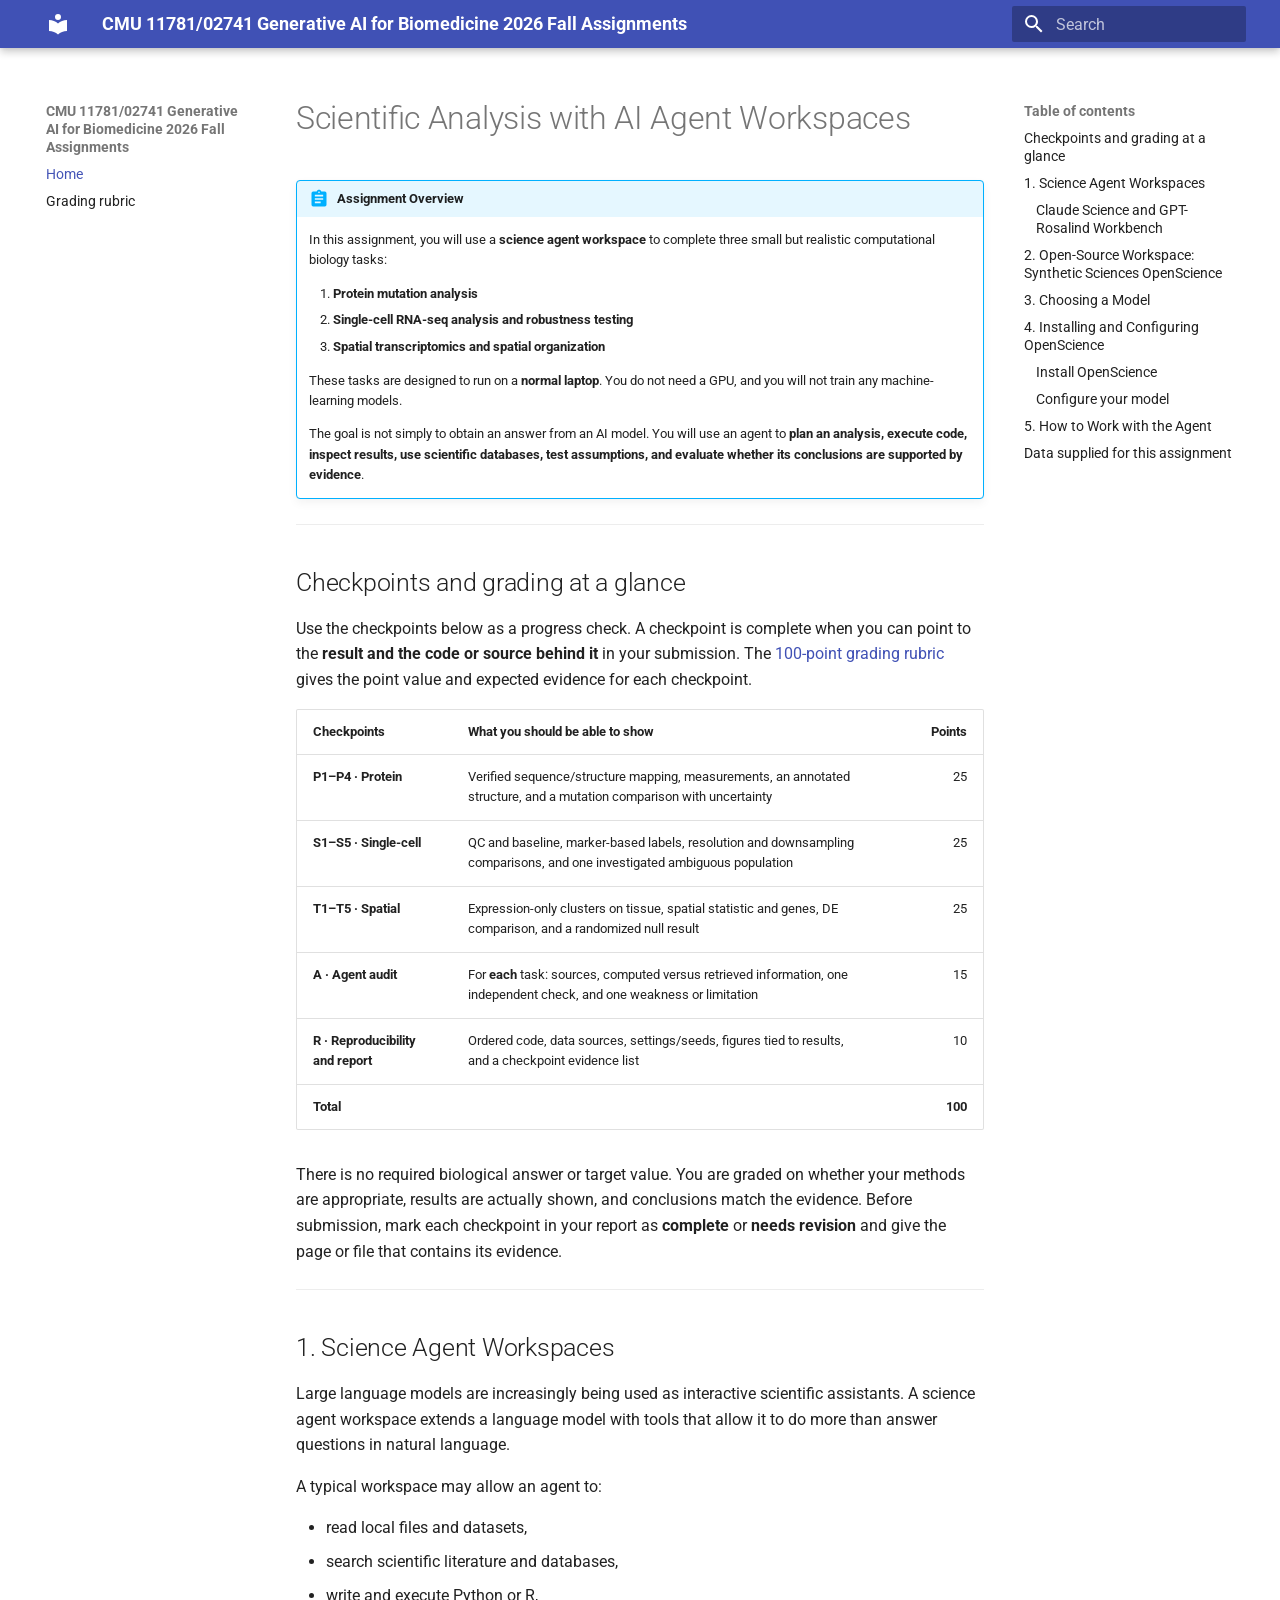
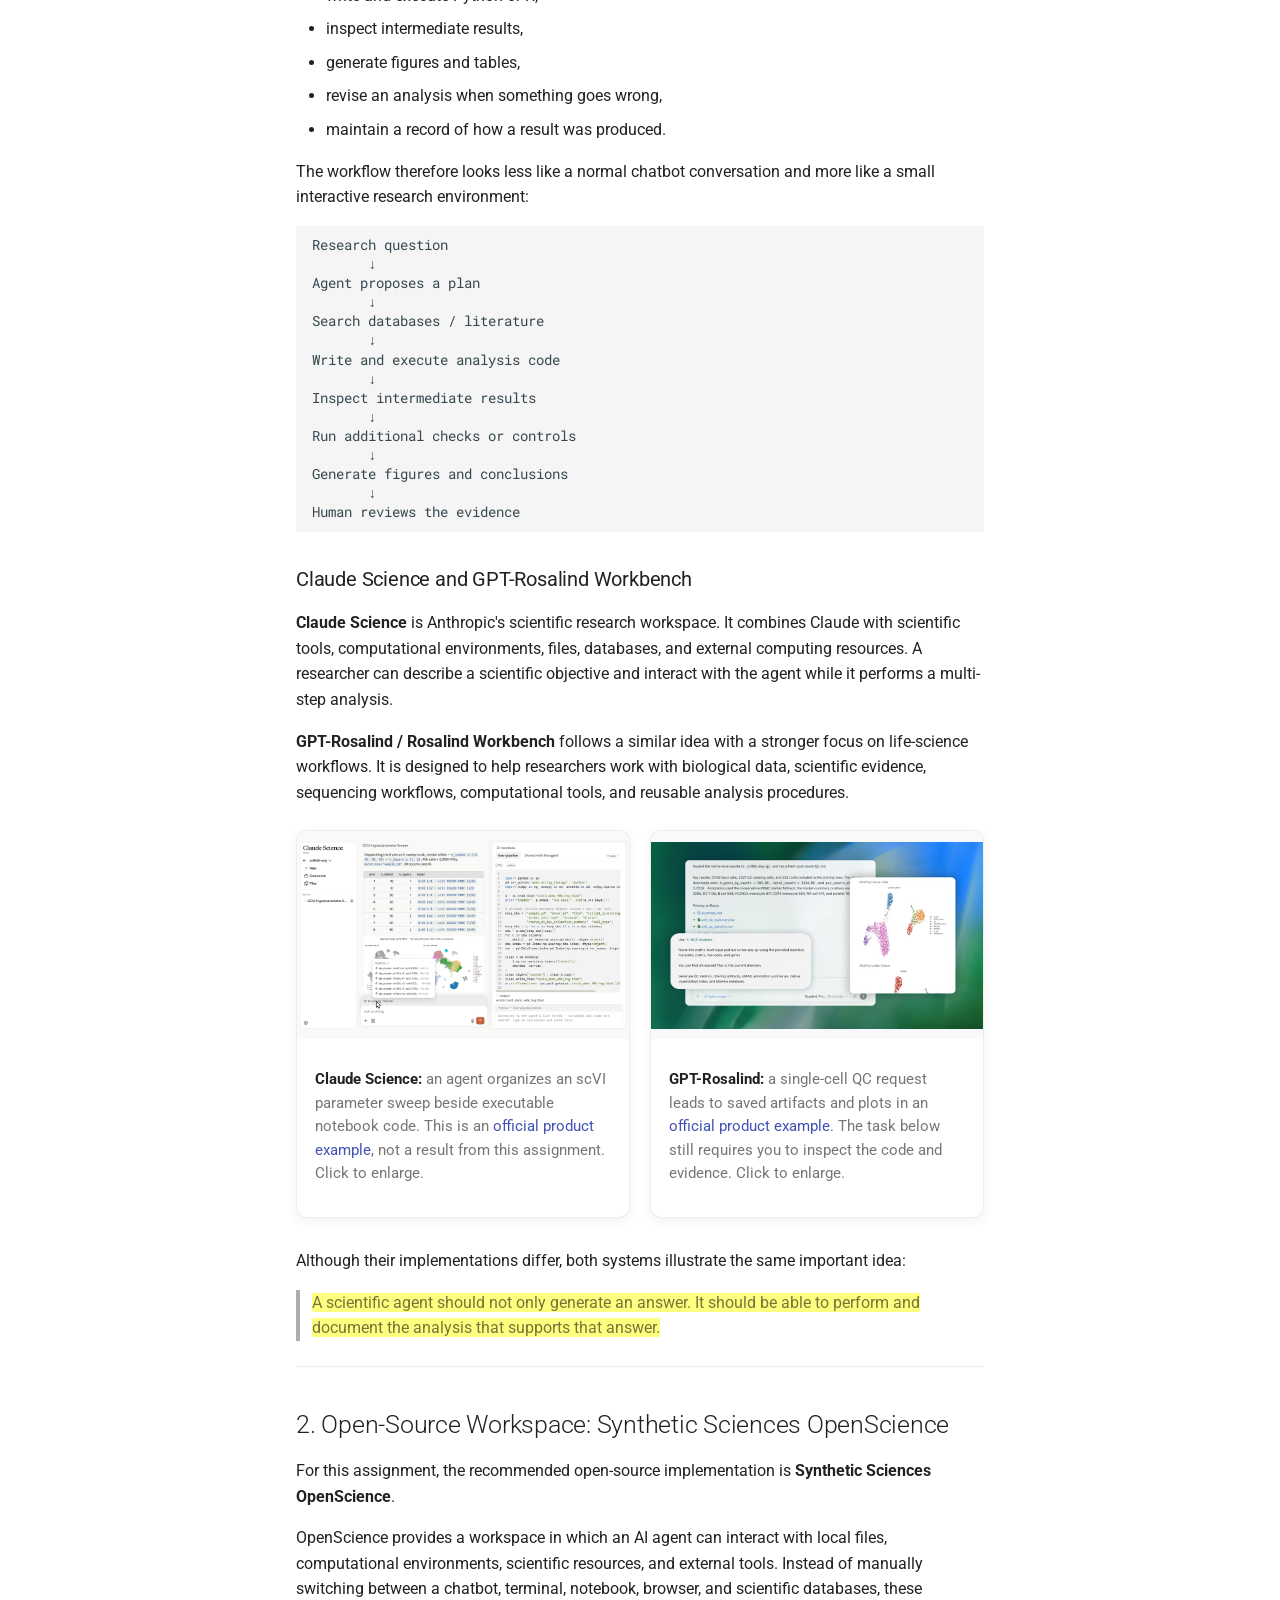
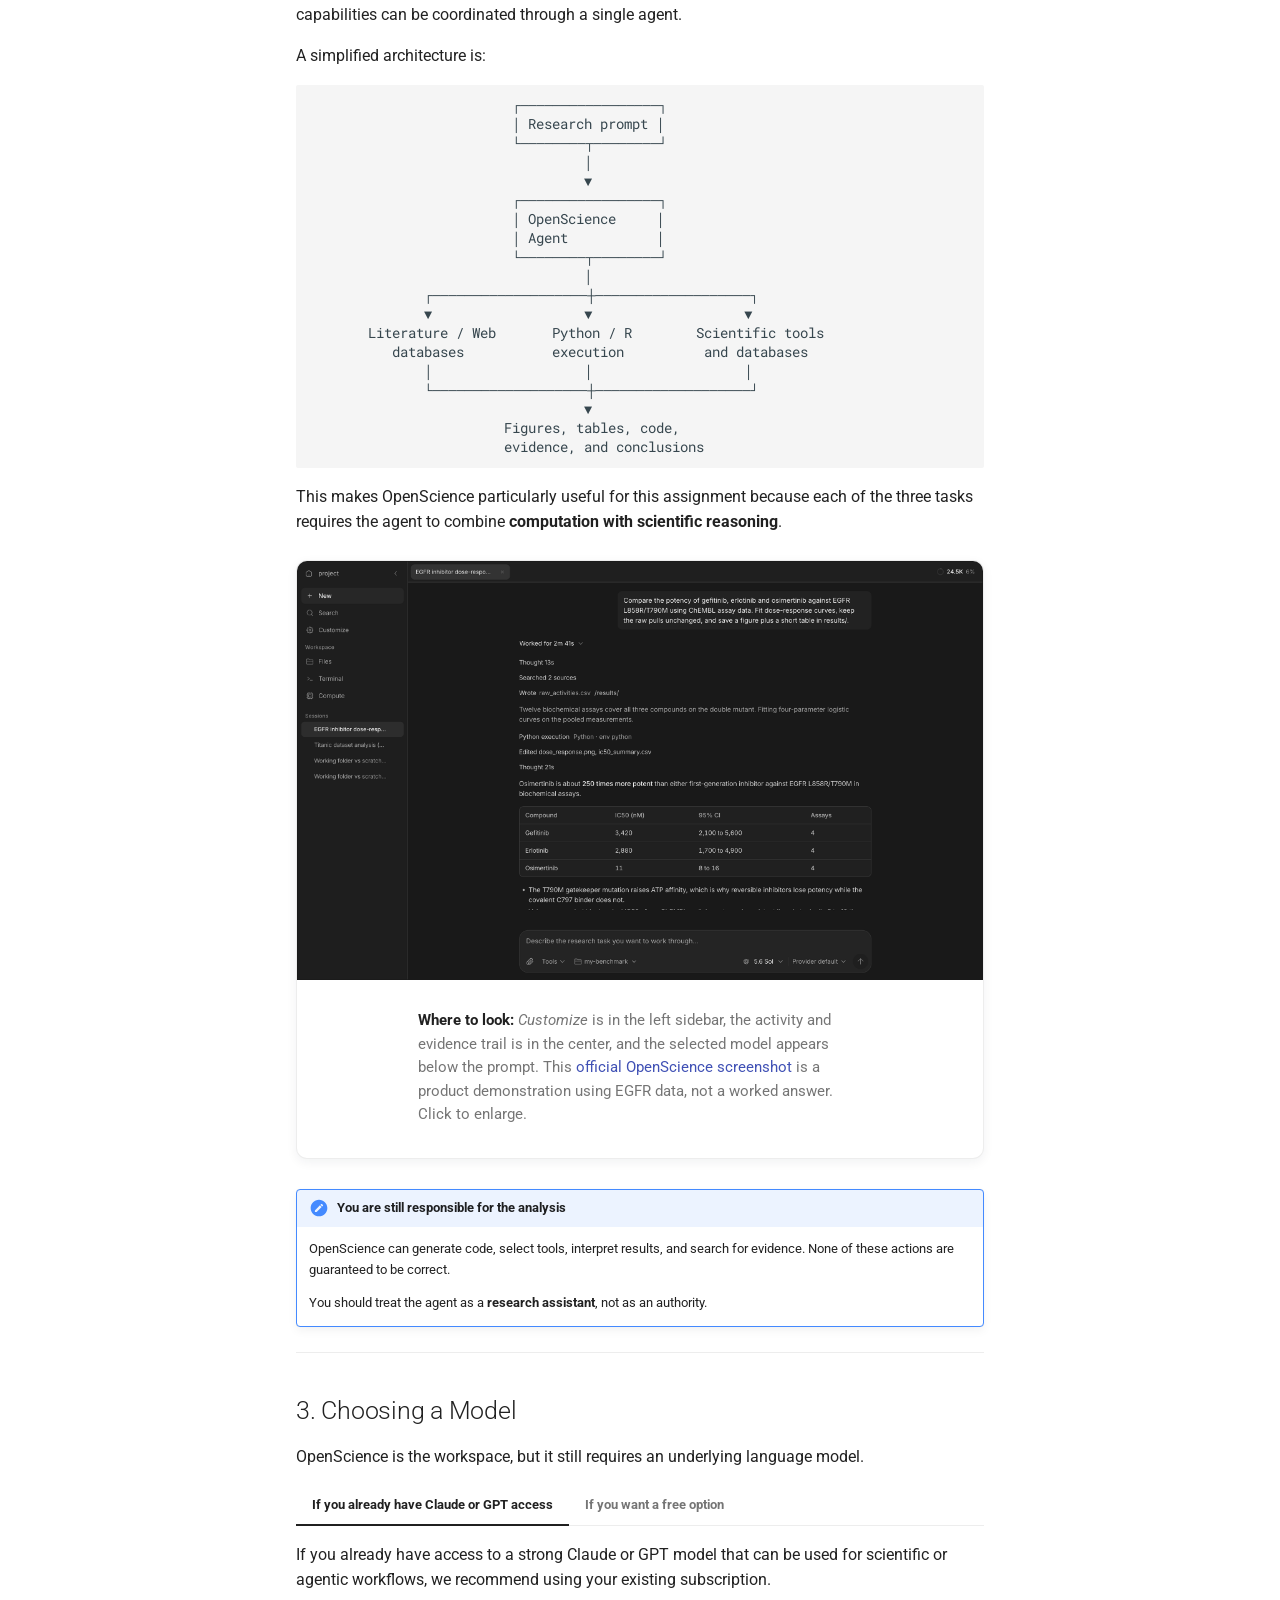
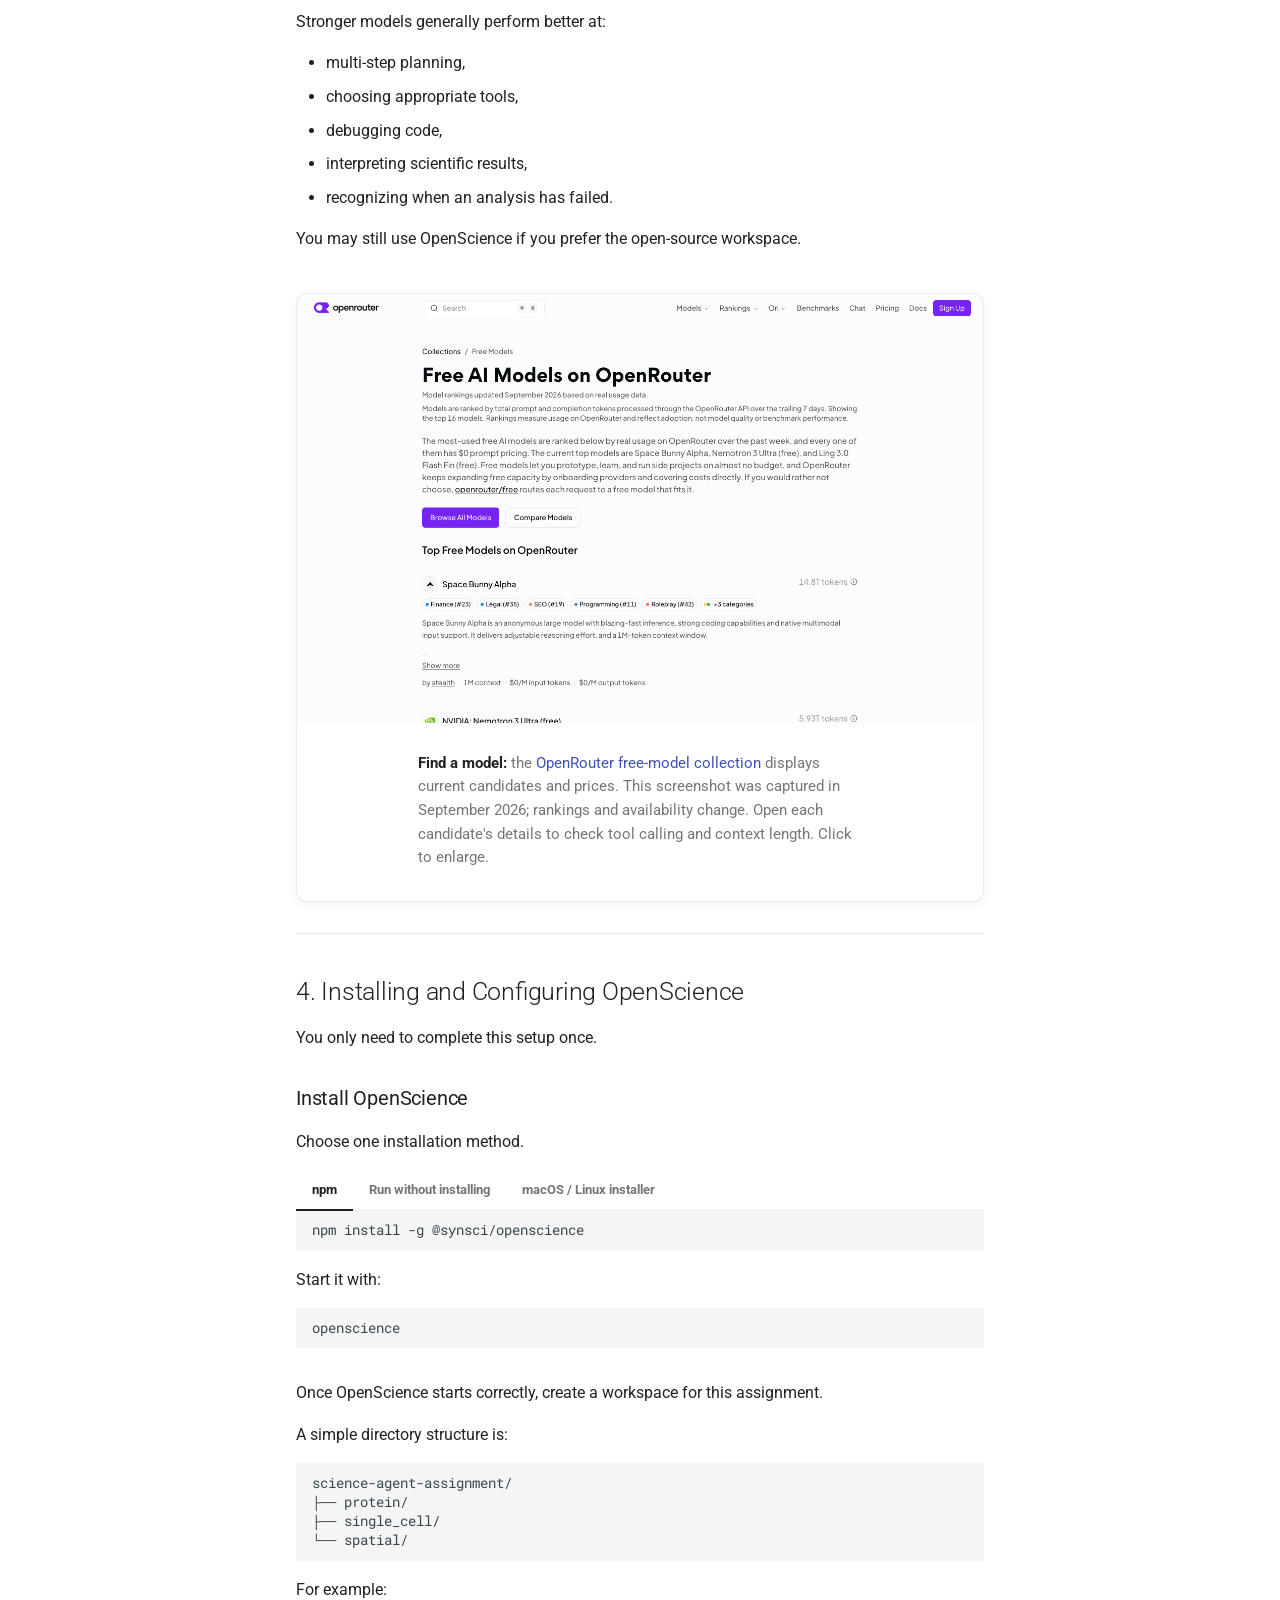
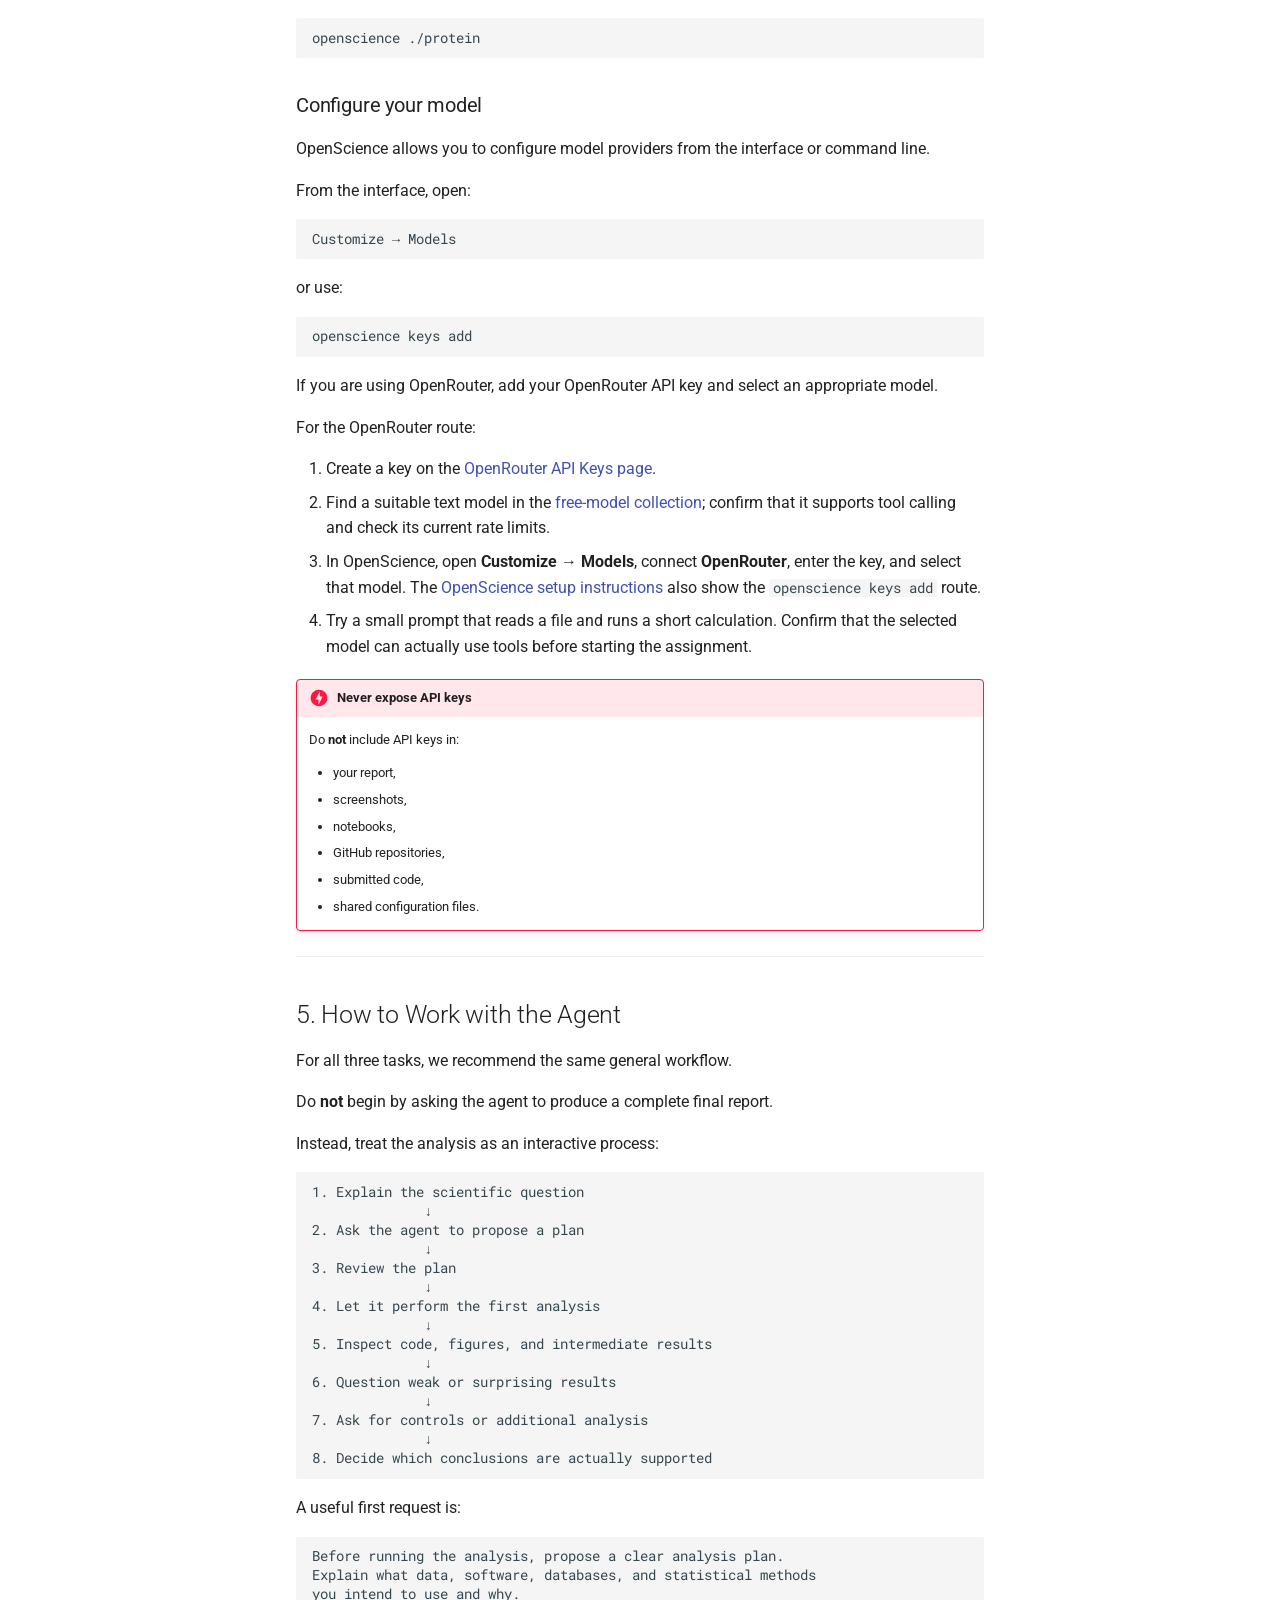
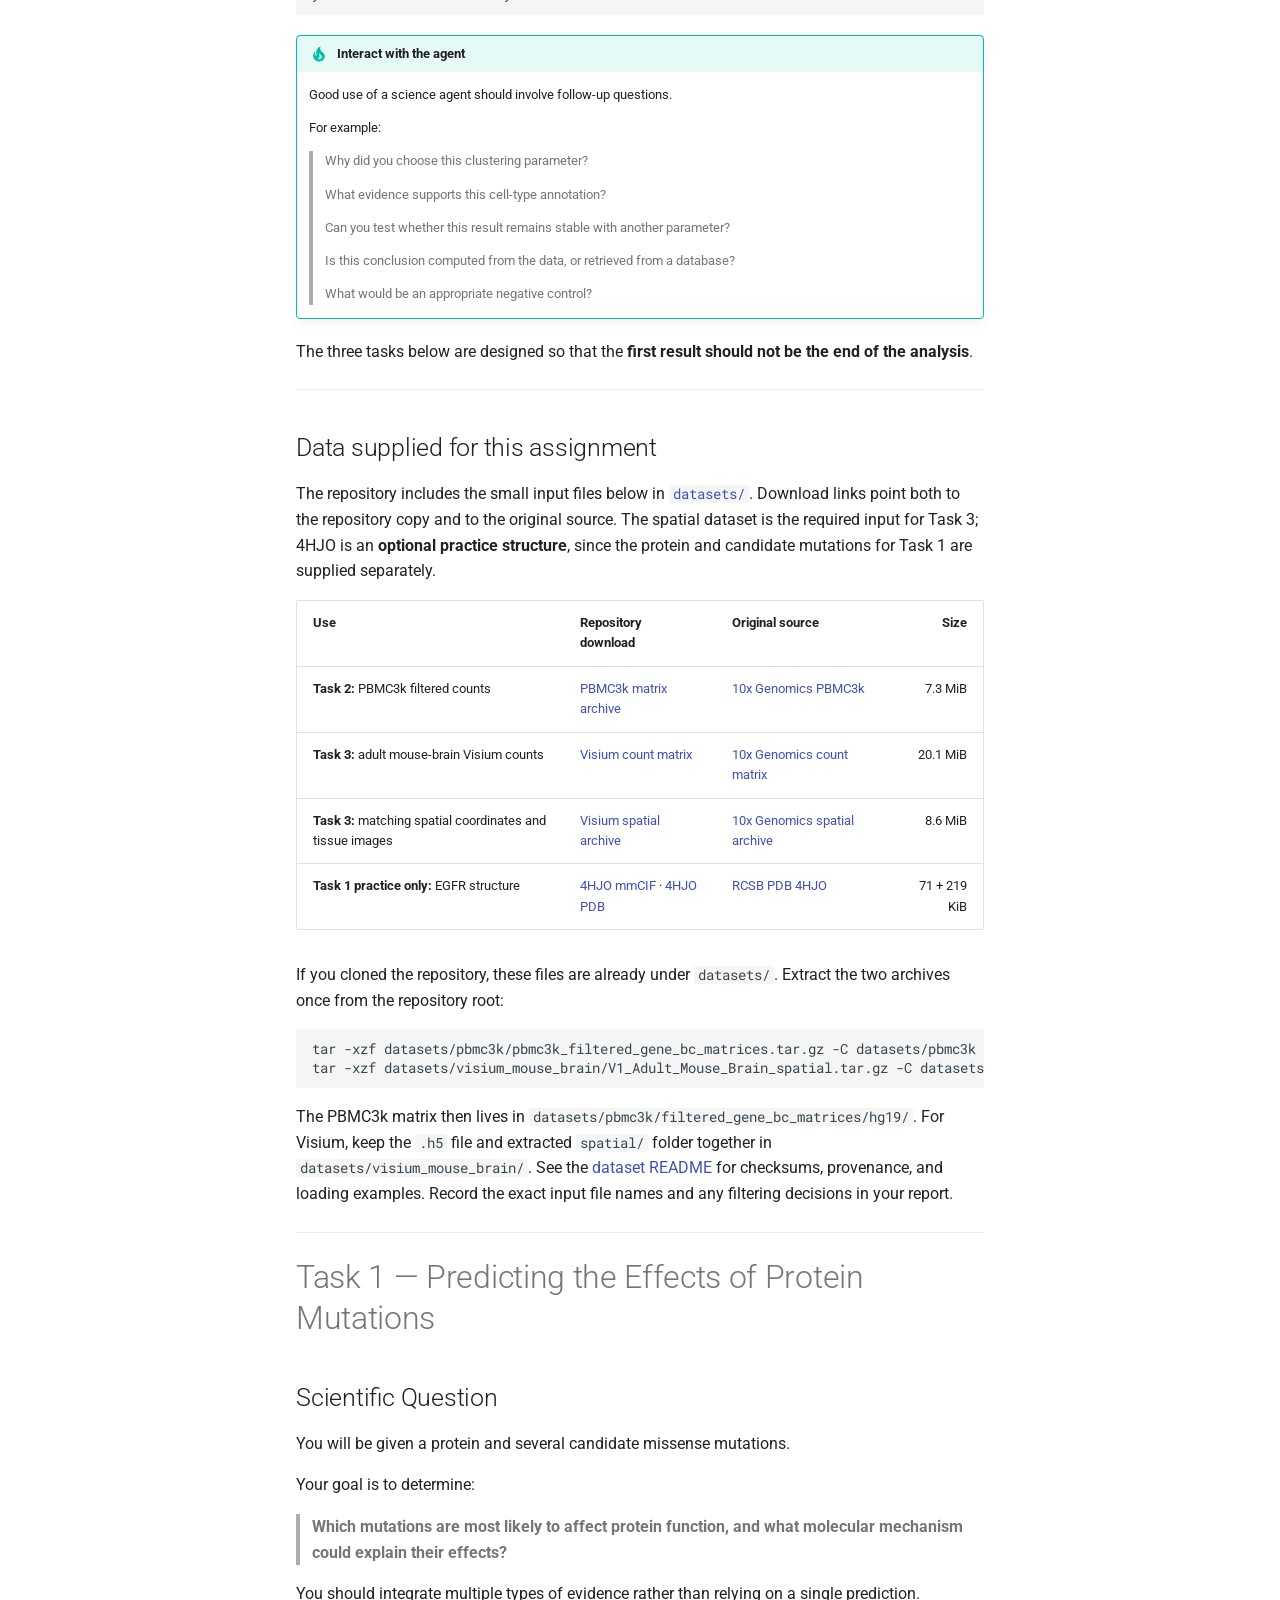
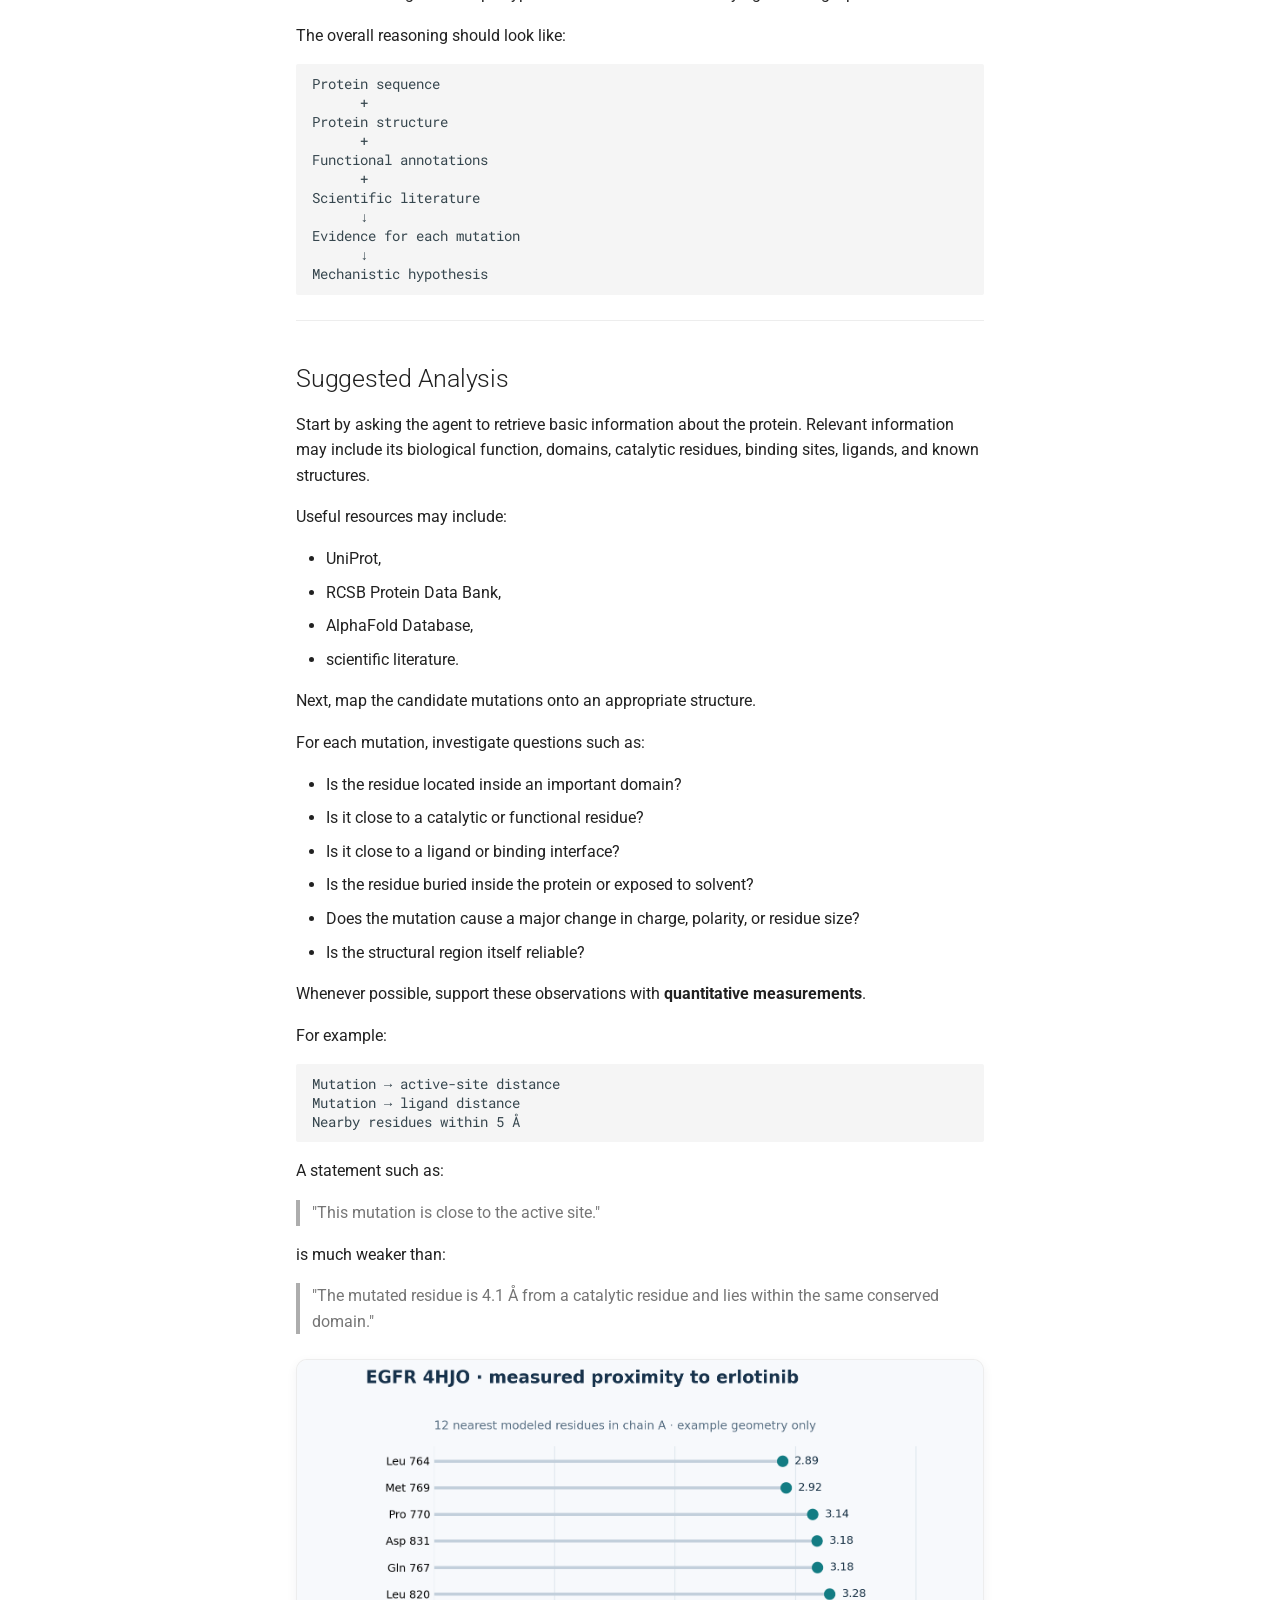
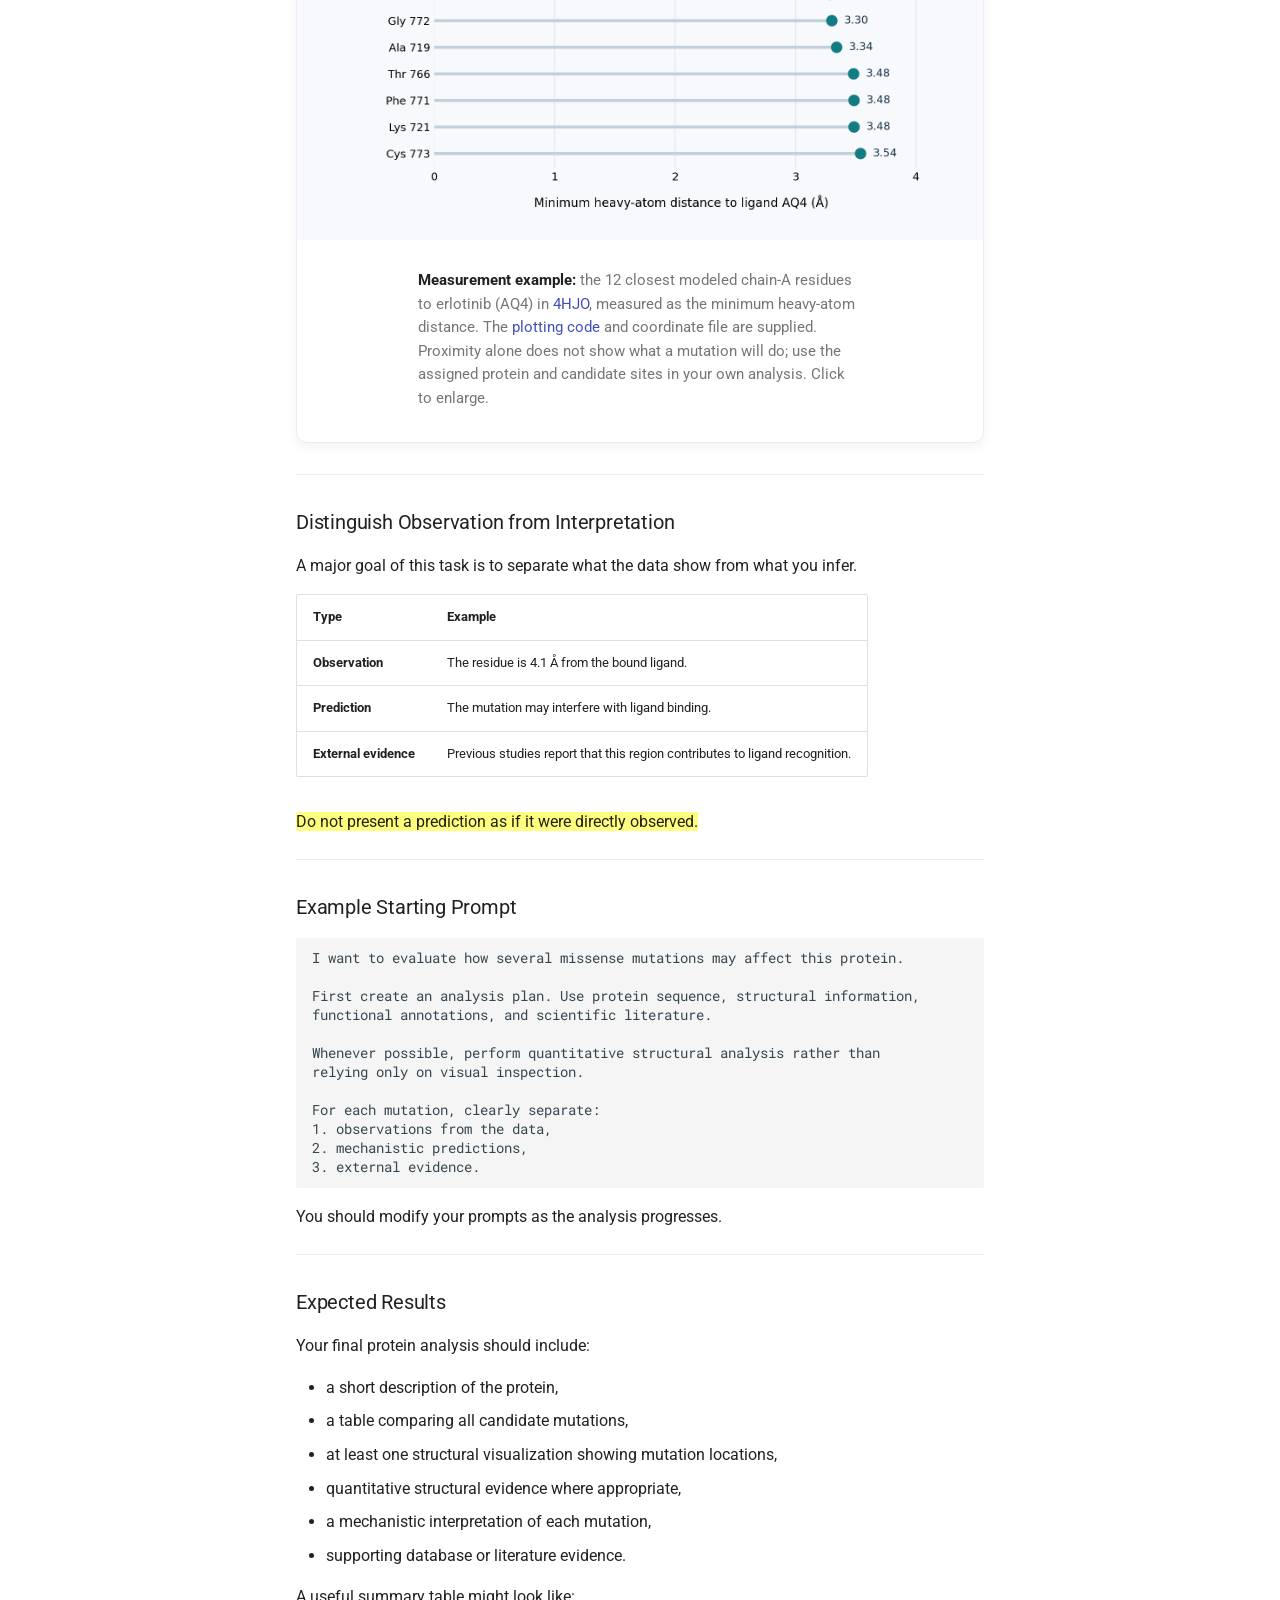
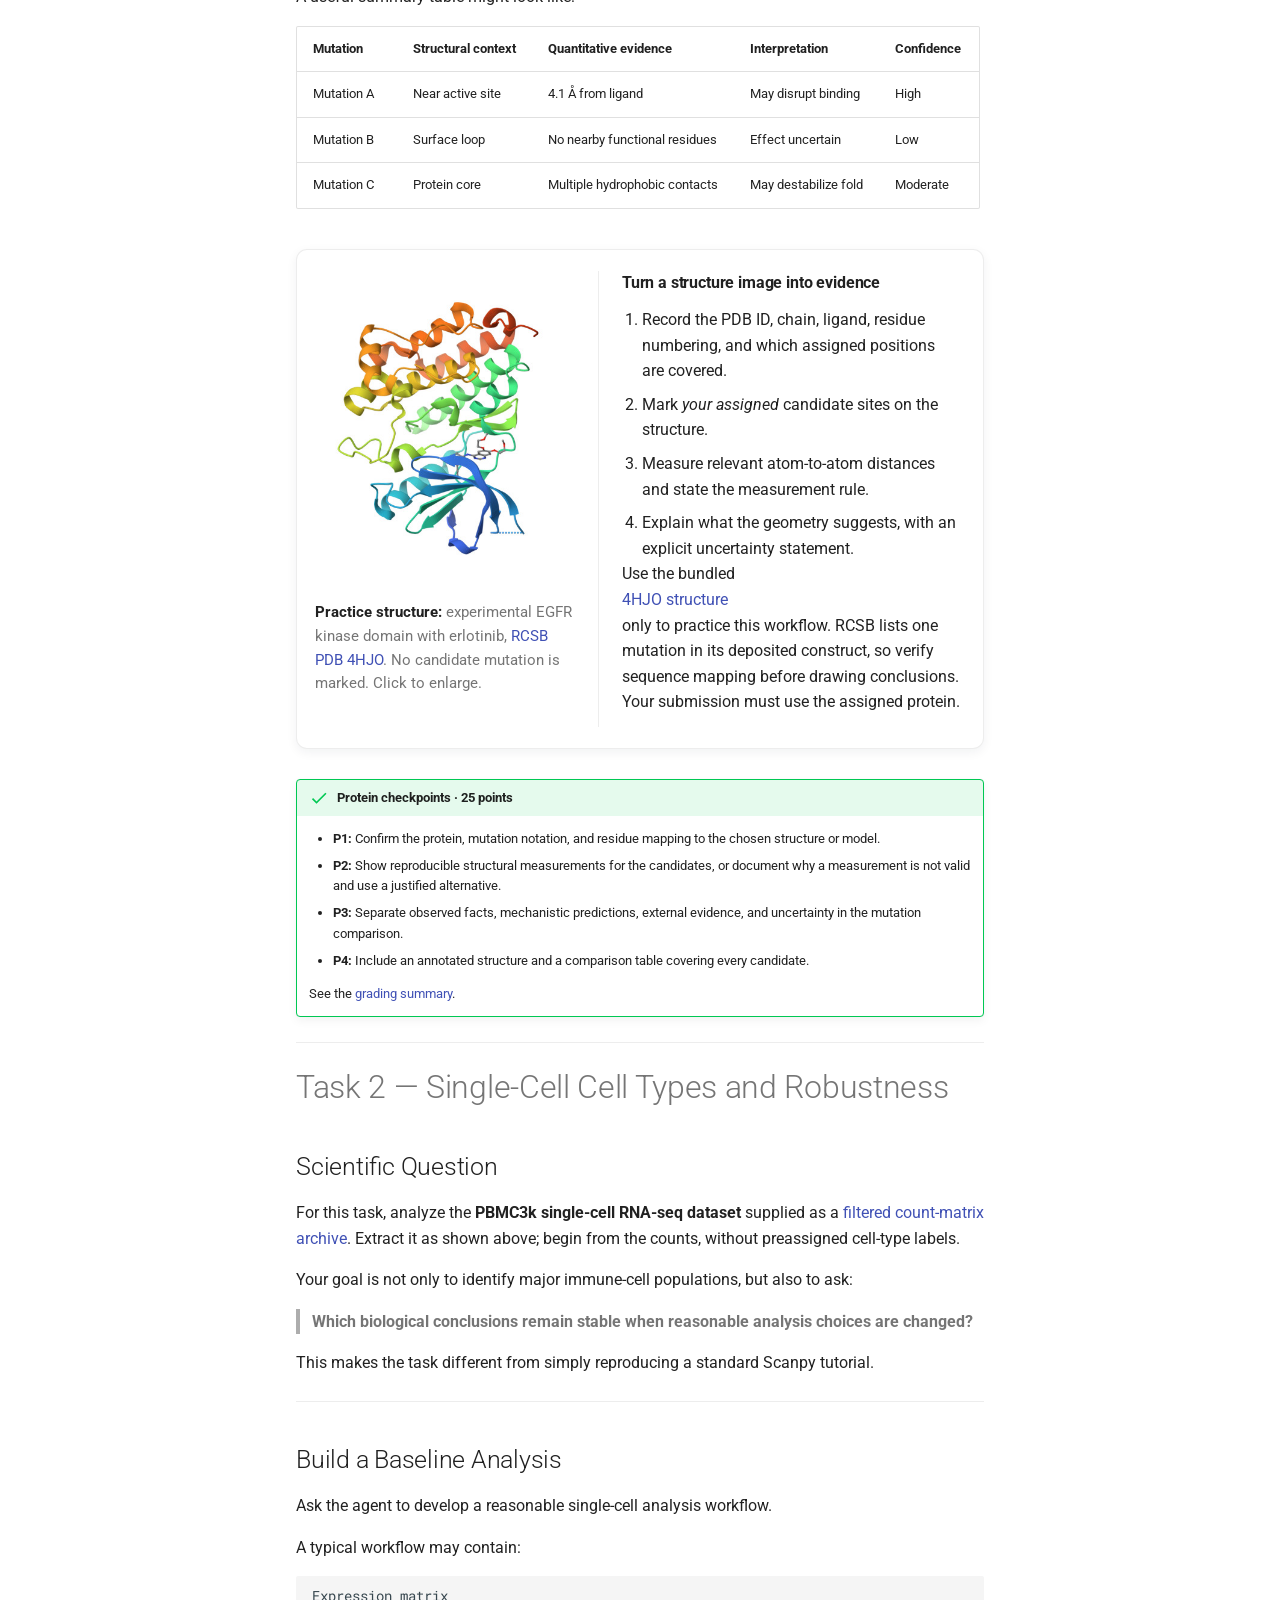
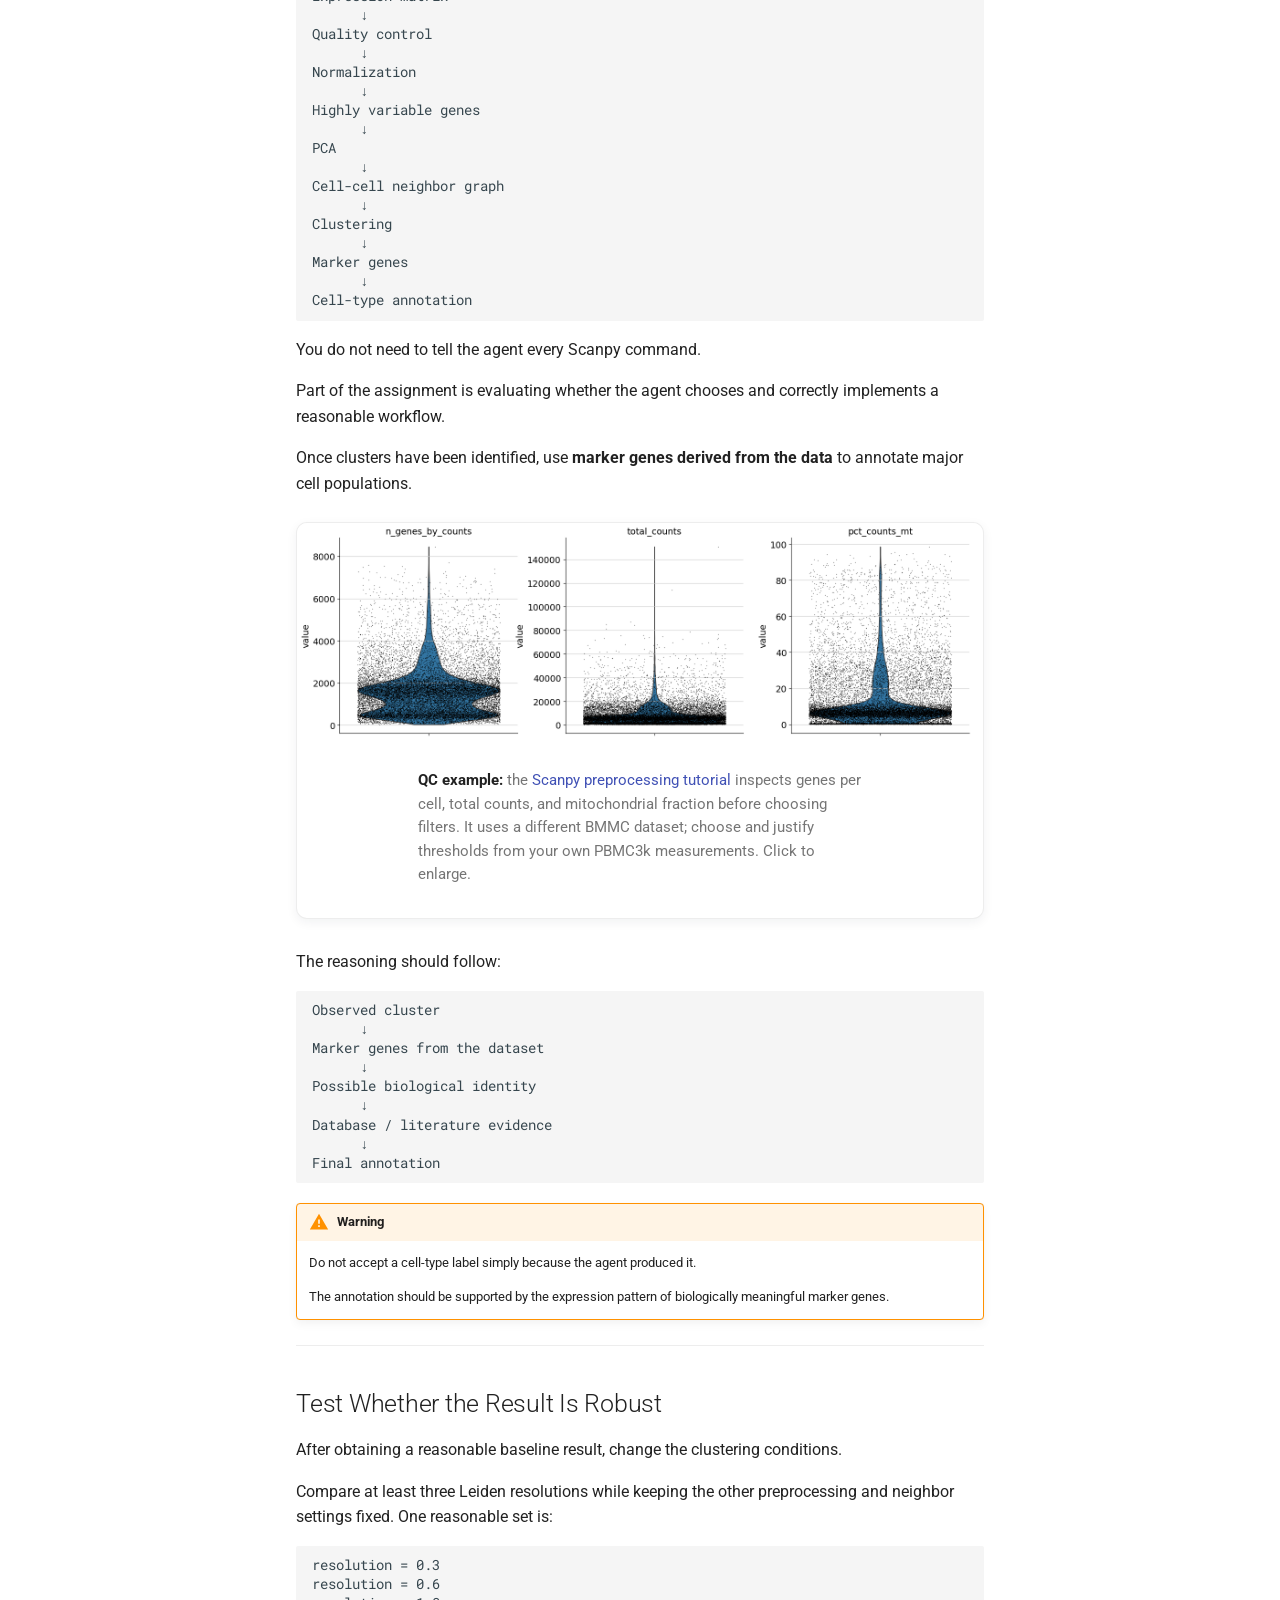
<file: index.html>
<!doctype html>
<html lang="en" class="no-js">
  <head>
    
      <meta charset="utf-8">
      <meta name="viewport" content="width=device-width,initial-scale=1">
      
      
      
        <link rel="canonical" href="https://genaibiomed.github.io/GenAIBioMedAssignment3/">
      
      
      
        <link rel="next" href="grading_rubric/">
      
      
        
      
      
      <link rel="icon" href="assets/images/favicon.png">
      <meta name="generator" content="mkdocs-1.6.1, mkdocs-material-9.7.7">
    
    
      
        <title>CMU 11781/02741 Generative AI for Biomedicine 2026 Fall Assignments</title>
      
    
    
      <link rel="stylesheet" href="assets/stylesheets/main.ec1eaa64.min.css">
      
      


    
    
      
    
    
      
        
        
        <link rel="preconnect" href="https://fonts.gstatic.com" crossorigin>
        <link rel="stylesheet" href="https://fonts.googleapis.com/css?family=Roboto:300,300i,400,400i,700,700i%7CRoboto+Mono:400,400i,700,700i&display=fallback">
        <style>:root{--md-text-font:"Roboto";--md-code-font:"Roboto Mono"}</style>
      
    
    
      <link rel="stylesheet" href="stylesheets/figures.css">
    
    <script>__md_scope=new URL(".",location),__md_hash=e=>[...e].reduce(((e,_)=>(e<<5)-e+_.charCodeAt(0)),0),__md_get=(e,_=localStorage,t=__md_scope)=>JSON.parse(_.getItem(t.pathname+"."+e)),__md_set=(e,_,t=localStorage,a=__md_scope)=>{try{t.setItem(a.pathname+"."+e,JSON.stringify(_))}catch(e){}}</script>
    
      

    
    
  </head>
  
  
    <body dir="ltr">
  
    
    <input class="md-toggle" data-md-toggle="drawer" type="checkbox" id="__drawer" autocomplete="off">
    <input class="md-toggle" data-md-toggle="search" type="checkbox" id="__search" autocomplete="off">
    <label class="md-overlay" for="__drawer"></label>
    <div data-md-component="skip">
      
        
        <a href="#scientific-analysis-with-ai-agent-workspaces" class="md-skip">
          Skip to content
        </a>
      
    </div>
    <div data-md-component="announce">
      
    </div>
    
    
      

  

<header class="md-header md-header--shadow" data-md-component="header">
  <nav class="md-header__inner md-grid" aria-label="Header">
    <a href="." title="CMU 11781/02741 Generative AI for Biomedicine 2026 Fall Assignments" class="md-header__button md-logo" aria-label="CMU 11781/02741 Generative AI for Biomedicine 2026 Fall Assignments" data-md-component="logo">
      
  
  <svg xmlns="http://www.w3.org/2000/svg" viewBox="0 0 24 24"><path d="M12 8a3 3 0 0 0 3-3 3 3 0 0 0-3-3 3 3 0 0 0-3 3 3 3 0 0 0 3 3m0 3.54C9.64 9.35 6.5 8 3 8v11c3.5 0 6.64 1.35 9 3.54 2.36-2.19 5.5-3.54 9-3.54V8c-3.5 0-6.64 1.35-9 3.54"/></svg>

    </a>
    <label class="md-header__button md-icon" for="__drawer">
      
      <svg xmlns="http://www.w3.org/2000/svg" viewBox="0 0 24 24"><path d="M3 6h18v2H3zm0 5h18v2H3zm0 5h18v2H3z"/></svg>
    </label>
    <div class="md-header__title" data-md-component="header-title">
      <div class="md-header__ellipsis">
        <div class="md-header__topic">
          <span class="md-ellipsis">
            CMU 11781/02741 Generative AI for Biomedicine 2026 Fall Assignments
          </span>
        </div>
        <div class="md-header__topic" data-md-component="header-topic">
          <span class="md-ellipsis">
            
              Home
            
          </span>
        </div>
      </div>
    </div>
    
    
      <script>var palette=__md_get("__palette");if(palette&&palette.color){if("(prefers-color-scheme)"===palette.color.media){var media=matchMedia("(prefers-color-scheme: light)"),input=document.querySelector(media.matches?"[data-md-color-media='(prefers-color-scheme: light)']":"[data-md-color-media='(prefers-color-scheme: dark)']");palette.color.media=input.getAttribute("data-md-color-media"),palette.color.scheme=input.getAttribute("data-md-color-scheme"),palette.color.primary=input.getAttribute("data-md-color-primary"),palette.color.accent=input.getAttribute("data-md-color-accent")}for(var[key,value]of Object.entries(palette.color))document.body.setAttribute("data-md-color-"+key,value)}</script>
    
    
    
      
      
        <label class="md-header__button md-icon" for="__search">
          
          <svg xmlns="http://www.w3.org/2000/svg" viewBox="0 0 24 24"><path d="M9.5 3A6.5 6.5 0 0 1 16 9.5c0 1.61-.59 3.09-1.56 4.23l.27.27h.79l5 5-1.5 1.5-5-5v-.79l-.27-.27A6.52 6.52 0 0 1 9.5 16 6.5 6.5 0 0 1 3 9.5 6.5 6.5 0 0 1 9.5 3m0 2C7 5 5 7 5 9.5S7 14 9.5 14 14 12 14 9.5 12 5 9.5 5"/></svg>
        </label>
        <div class="md-search" data-md-component="search" role="dialog">
  <label class="md-search__overlay" for="__search"></label>
  <div class="md-search__inner" role="search">
    <form class="md-search__form" name="search">
      <input type="text" class="md-search__input" name="query" aria-label="Search" placeholder="Search" autocapitalize="off" autocorrect="off" autocomplete="off" spellcheck="false" data-md-component="search-query" required>
      <label class="md-search__icon md-icon" for="__search">
        
        <svg xmlns="http://www.w3.org/2000/svg" viewBox="0 0 24 24"><path d="M9.5 3A6.5 6.5 0 0 1 16 9.5c0 1.61-.59 3.09-1.56 4.23l.27.27h.79l5 5-1.5 1.5-5-5v-.79l-.27-.27A6.52 6.52 0 0 1 9.5 16 6.5 6.5 0 0 1 3 9.5 6.5 6.5 0 0 1 9.5 3m0 2C7 5 5 7 5 9.5S7 14 9.5 14 14 12 14 9.5 12 5 9.5 5"/></svg>
        
        <svg xmlns="http://www.w3.org/2000/svg" viewBox="0 0 24 24"><path d="M20 11v2H8l5.5 5.5-1.42 1.42L4.16 12l7.92-7.92L13.5 5.5 8 11z"/></svg>
      </label>
      <nav class="md-search__options" aria-label="Search">
        
        <button type="reset" class="md-search__icon md-icon" title="Clear" aria-label="Clear" tabindex="-1">
          
          <svg xmlns="http://www.w3.org/2000/svg" viewBox="0 0 24 24"><path d="M19 6.41 17.59 5 12 10.59 6.41 5 5 6.41 10.59 12 5 17.59 6.41 19 12 13.41 17.59 19 19 17.59 13.41 12z"/></svg>
        </button>
      </nav>
      
    </form>
    <div class="md-search__output">
      <div class="md-search__scrollwrap" tabindex="0" data-md-scrollfix>
        <div class="md-search-result" data-md-component="search-result">
          <div class="md-search-result__meta">
            Initializing search
          </div>
          <ol class="md-search-result__list" role="presentation"></ol>
        </div>
      </div>
    </div>
  </div>
</div>
      
    
    
  </nav>
  
</header>
    
    <div class="md-container" data-md-component="container">
      
      
        
          
        
      
      <main class="md-main" data-md-component="main">
        <div class="md-main__inner md-grid">
          
            
              
              <div class="md-sidebar md-sidebar--primary" data-md-component="sidebar" data-md-type="navigation" >
                <div class="md-sidebar__scrollwrap">
                  <div class="md-sidebar__inner">
                    



<nav class="md-nav md-nav--primary" aria-label="Navigation" data-md-level="0">
  <label class="md-nav__title" for="__drawer">
    <a href="." title="CMU 11781/02741 Generative AI for Biomedicine 2026 Fall Assignments" class="md-nav__button md-logo" aria-label="CMU 11781/02741 Generative AI for Biomedicine 2026 Fall Assignments" data-md-component="logo">
      
  
  <svg xmlns="http://www.w3.org/2000/svg" viewBox="0 0 24 24"><path d="M12 8a3 3 0 0 0 3-3 3 3 0 0 0-3-3 3 3 0 0 0-3 3 3 3 0 0 0 3 3m0 3.54C9.64 9.35 6.5 8 3 8v11c3.5 0 6.64 1.35 9 3.54 2.36-2.19 5.5-3.54 9-3.54V8c-3.5 0-6.64 1.35-9 3.54"/></svg>

    </a>
    CMU 11781/02741 Generative AI for Biomedicine 2026 Fall Assignments
  </label>
  
  <ul class="md-nav__list" data-md-scrollfix>
    
      
      
  
  
    
  
  
  
    <li class="md-nav__item md-nav__item--active">
      
      <input class="md-nav__toggle md-toggle" type="checkbox" id="__toc">
      
      
        
      
      
        <label class="md-nav__link md-nav__link--active" for="__toc">
          
  
  
  <span class="md-ellipsis">
    
  
    Home
  

    
  </span>
  
  

          <span class="md-nav__icon md-icon"></span>
        </label>
      
      <a href="." class="md-nav__link md-nav__link--active">
        
  
  
  <span class="md-ellipsis">
    
  
    Home
  

    
  </span>
  
  

      </a>
      
        

<nav class="md-nav md-nav--secondary" aria-label="Table of contents">
  
  
  
    
  
  
    <label class="md-nav__title" for="__toc">
      <span class="md-nav__icon md-icon"></span>
      Table of contents
    </label>
    <ul class="md-nav__list" data-md-component="toc" data-md-scrollfix>
      
        <li class="md-nav__item">
  <a href="#checkpoints-and-grading-at-a-glance" class="md-nav__link">
    <span class="md-ellipsis">
      
        Checkpoints and grading at a glance
      
    </span>
  </a>
  
</li>
      
        <li class="md-nav__item">
  <a href="#1-science-agent-workspaces" class="md-nav__link">
    <span class="md-ellipsis">
      
        1. Science Agent Workspaces
      
    </span>
  </a>
  
    <nav class="md-nav" aria-label="1. Science Agent Workspaces">
      <ul class="md-nav__list">
        
          <li class="md-nav__item">
  <a href="#claude-science-and-gpt-rosalind-workbench" class="md-nav__link">
    <span class="md-ellipsis">
      
        Claude Science and GPT-Rosalind Workbench
      
    </span>
  </a>
  
</li>
        
      </ul>
    </nav>
  
</li>
      
        <li class="md-nav__item">
  <a href="#2-open-source-workspace-synthetic-sciences-openscience" class="md-nav__link">
    <span class="md-ellipsis">
      
        2. Open-Source Workspace: Synthetic Sciences OpenScience
      
    </span>
  </a>
  
</li>
      
        <li class="md-nav__item">
  <a href="#3-choosing-a-model" class="md-nav__link">
    <span class="md-ellipsis">
      
        3. Choosing a Model
      
    </span>
  </a>
  
</li>
      
        <li class="md-nav__item">
  <a href="#4-installing-and-configuring-openscience" class="md-nav__link">
    <span class="md-ellipsis">
      
        4. Installing and Configuring OpenScience
      
    </span>
  </a>
  
    <nav class="md-nav" aria-label="4. Installing and Configuring OpenScience">
      <ul class="md-nav__list">
        
          <li class="md-nav__item">
  <a href="#install-openscience" class="md-nav__link">
    <span class="md-ellipsis">
      
        Install OpenScience
      
    </span>
  </a>
  
</li>
        
          <li class="md-nav__item">
  <a href="#configure-your-model" class="md-nav__link">
    <span class="md-ellipsis">
      
        Configure your model
      
    </span>
  </a>
  
</li>
        
      </ul>
    </nav>
  
</li>
      
        <li class="md-nav__item">
  <a href="#5-how-to-work-with-the-agent" class="md-nav__link">
    <span class="md-ellipsis">
      
        5. How to Work with the Agent
      
    </span>
  </a>
  
</li>
      
        <li class="md-nav__item">
  <a href="#data-supplied-for-this-assignment" class="md-nav__link">
    <span class="md-ellipsis">
      
        Data supplied for this assignment
      
    </span>
  </a>
  
</li>
      
    </ul>
  
</nav>
      
    </li>
  

    
      
      
  
  
  
  
    <li class="md-nav__item">
      <a href="grading_rubric/" class="md-nav__link">
        
  
  
  <span class="md-ellipsis">
    
  
    Grading rubric
  

    
  </span>
  
  

      </a>
    </li>
  

    
  </ul>
</nav>
                  </div>
                </div>
              </div>
            
            
              
              <div class="md-sidebar md-sidebar--secondary" data-md-component="sidebar" data-md-type="toc" >
                <div class="md-sidebar__scrollwrap">
                  <div class="md-sidebar__inner">
                    

<nav class="md-nav md-nav--secondary" aria-label="Table of contents">
  
  
  
    
  
  
    <label class="md-nav__title" for="__toc">
      <span class="md-nav__icon md-icon"></span>
      Table of contents
    </label>
    <ul class="md-nav__list" data-md-component="toc" data-md-scrollfix>
      
        <li class="md-nav__item">
  <a href="#checkpoints-and-grading-at-a-glance" class="md-nav__link">
    <span class="md-ellipsis">
      
        Checkpoints and grading at a glance
      
    </span>
  </a>
  
</li>
      
        <li class="md-nav__item">
  <a href="#1-science-agent-workspaces" class="md-nav__link">
    <span class="md-ellipsis">
      
        1. Science Agent Workspaces
      
    </span>
  </a>
  
    <nav class="md-nav" aria-label="1. Science Agent Workspaces">
      <ul class="md-nav__list">
        
          <li class="md-nav__item">
  <a href="#claude-science-and-gpt-rosalind-workbench" class="md-nav__link">
    <span class="md-ellipsis">
      
        Claude Science and GPT-Rosalind Workbench
      
    </span>
  </a>
  
</li>
        
      </ul>
    </nav>
  
</li>
      
        <li class="md-nav__item">
  <a href="#2-open-source-workspace-synthetic-sciences-openscience" class="md-nav__link">
    <span class="md-ellipsis">
      
        2. Open-Source Workspace: Synthetic Sciences OpenScience
      
    </span>
  </a>
  
</li>
      
        <li class="md-nav__item">
  <a href="#3-choosing-a-model" class="md-nav__link">
    <span class="md-ellipsis">
      
        3. Choosing a Model
      
    </span>
  </a>
  
</li>
      
        <li class="md-nav__item">
  <a href="#4-installing-and-configuring-openscience" class="md-nav__link">
    <span class="md-ellipsis">
      
        4. Installing and Configuring OpenScience
      
    </span>
  </a>
  
    <nav class="md-nav" aria-label="4. Installing and Configuring OpenScience">
      <ul class="md-nav__list">
        
          <li class="md-nav__item">
  <a href="#install-openscience" class="md-nav__link">
    <span class="md-ellipsis">
      
        Install OpenScience
      
    </span>
  </a>
  
</li>
        
          <li class="md-nav__item">
  <a href="#configure-your-model" class="md-nav__link">
    <span class="md-ellipsis">
      
        Configure your model
      
    </span>
  </a>
  
</li>
        
      </ul>
    </nav>
  
</li>
      
        <li class="md-nav__item">
  <a href="#5-how-to-work-with-the-agent" class="md-nav__link">
    <span class="md-ellipsis">
      
        5. How to Work with the Agent
      
    </span>
  </a>
  
</li>
      
        <li class="md-nav__item">
  <a href="#data-supplied-for-this-assignment" class="md-nav__link">
    <span class="md-ellipsis">
      
        Data supplied for this assignment
      
    </span>
  </a>
  
</li>
      
    </ul>
  
</nav>
                  </div>
                </div>
              </div>
            
          
          
            <div class="md-content" data-md-component="content">
              
              <article class="md-content__inner md-typeset">
                
                  



<h1 id="scientific-analysis-with-ai-agent-workspaces">Scientific Analysis with AI Agent Workspaces</h1>
<div class="admonition abstract">
<p class="admonition-title">Assignment Overview</p>
<p>In this assignment, you will use a <strong>science agent workspace</strong> to complete three small but realistic computational biology tasks:</p>
<ol>
<li><strong>Protein mutation analysis</strong></li>
<li><strong>Single-cell RNA-seq analysis and robustness testing</strong></li>
<li><strong>Spatial transcriptomics and spatial organization</strong></li>
</ol>
<p>These tasks are designed to run on a <strong>normal laptop</strong>. You do not need a GPU, and you will not train any machine-learning models.</p>
<p>The goal is not simply to obtain an answer from an AI model. You will use an agent to <strong>plan an analysis, execute code, inspect results, use scientific databases, test assumptions, and evaluate whether its conclusions are supported by evidence</strong>.</p>
</div>
<hr />
<h2 id="checkpoints-and-grading-at-a-glance">Checkpoints and grading at a glance</h2>
<p>Use the checkpoints below as a progress check. A checkpoint is complete when you can point to the <strong>result and the code or source behind it</strong> in your submission. The <a href="grading_rubric/">100-point grading rubric</a> gives the point value and expected evidence for each checkpoint.</p>
<table>
<thead>
<tr>
<th>Checkpoints</th>
<th>What you should be able to show</th>
<th style="text-align: right;">Points</th>
</tr>
</thead>
<tbody>
<tr>
<td><strong>P1–P4 · Protein</strong></td>
<td>Verified sequence/structure mapping, measurements, an annotated structure, and a mutation comparison with uncertainty</td>
<td style="text-align: right;">25</td>
</tr>
<tr>
<td><strong>S1–S5 · Single-cell</strong></td>
<td>QC and baseline, marker-based labels, resolution and downsampling comparisons, and one investigated ambiguous population</td>
<td style="text-align: right;">25</td>
</tr>
<tr>
<td><strong>T1–T5 · Spatial</strong></td>
<td>Expression-only clusters on tissue, spatial statistic and genes, DE comparison, and a randomized null result</td>
<td style="text-align: right;">25</td>
</tr>
<tr>
<td><strong>A · Agent audit</strong></td>
<td>For <strong>each</strong> task: sources, computed versus retrieved information, one independent check, and one weakness or limitation</td>
<td style="text-align: right;">15</td>
</tr>
<tr>
<td><strong>R · Reproducibility and report</strong></td>
<td>Ordered code, data sources, settings/seeds, figures tied to results, and a checkpoint evidence list</td>
<td style="text-align: right;">10</td>
</tr>
<tr>
<td><strong>Total</strong></td>
<td></td>
<td style="text-align: right;"><strong>100</strong></td>
</tr>
</tbody>
</table>
<p>There is no required biological answer or target value. You are graded on whether your methods are appropriate, results are actually shown, and conclusions match the evidence. Before submission, mark each checkpoint in your report as <strong>complete</strong> or <strong>needs revision</strong> and give the page or file that contains its evidence.</p>
<hr />
<h2 id="1-science-agent-workspaces">1. Science Agent Workspaces</h2>
<p>Large language models are increasingly being used as interactive scientific assistants. A science agent workspace extends a language model with tools that allow it to do more than answer questions in natural language.</p>
<p>A typical workspace may allow an agent to:</p>
<ul>
<li>read local files and datasets,</li>
<li>search scientific literature and databases,</li>
<li>write and execute Python or R,</li>
<li>inspect intermediate results,</li>
<li>generate figures and tables,</li>
<li>revise an analysis when something goes wrong,</li>
<li>maintain a record of how a result was produced.</li>
</ul>
<p>The workflow therefore looks less like a normal chatbot conversation and more like a small interactive research environment:</p>
<div class="language-text highlight"><pre><span></span><code><span id="__span-0-1"><a id="__codelineno-0-1" name="__codelineno-0-1" href="#__codelineno-0-1"></a>Research question
</span><span id="__span-0-2"><a id="__codelineno-0-2" name="__codelineno-0-2" href="#__codelineno-0-2"></a>       ↓
</span><span id="__span-0-3"><a id="__codelineno-0-3" name="__codelineno-0-3" href="#__codelineno-0-3"></a>Agent proposes a plan
</span><span id="__span-0-4"><a id="__codelineno-0-4" name="__codelineno-0-4" href="#__codelineno-0-4"></a>       ↓
</span><span id="__span-0-5"><a id="__codelineno-0-5" name="__codelineno-0-5" href="#__codelineno-0-5"></a>Search databases / literature
</span><span id="__span-0-6"><a id="__codelineno-0-6" name="__codelineno-0-6" href="#__codelineno-0-6"></a>       ↓
</span><span id="__span-0-7"><a id="__codelineno-0-7" name="__codelineno-0-7" href="#__codelineno-0-7"></a>Write and execute analysis code
</span><span id="__span-0-8"><a id="__codelineno-0-8" name="__codelineno-0-8" href="#__codelineno-0-8"></a>       ↓
</span><span id="__span-0-9"><a id="__codelineno-0-9" name="__codelineno-0-9" href="#__codelineno-0-9"></a>Inspect intermediate results
</span><span id="__span-0-10"><a id="__codelineno-0-10" name="__codelineno-0-10" href="#__codelineno-0-10"></a>       ↓
</span><span id="__span-0-11"><a id="__codelineno-0-11" name="__codelineno-0-11" href="#__codelineno-0-11"></a>Run additional checks or controls
</span><span id="__span-0-12"><a id="__codelineno-0-12" name="__codelineno-0-12" href="#__codelineno-0-12"></a>       ↓
</span><span id="__span-0-13"><a id="__codelineno-0-13" name="__codelineno-0-13" href="#__codelineno-0-13"></a>Generate figures and conclusions
</span><span id="__span-0-14"><a id="__codelineno-0-14" name="__codelineno-0-14" href="#__codelineno-0-14"></a>       ↓
</span><span id="__span-0-15"><a id="__codelineno-0-15" name="__codelineno-0-15" href="#__codelineno-0-15"></a>Human reviews the evidence
</span></code></pre></div>
<h3 id="claude-science-and-gpt-rosalind-workbench">Claude Science and GPT-Rosalind Workbench</h3>
<p><strong>Claude Science</strong> is Anthropic's scientific research workspace. It combines Claude with scientific tools, computational environments, files, databases, and external computing resources. A researcher can describe a scientific objective and interact with the agent while it performs a multi-step analysis.</p>
<p><strong>GPT-Rosalind / Rosalind Workbench</strong> follows a similar idea with a stronger focus on life-science workflows. It is designed to help researchers work with biological data, scientific evidence, sequencing workflows, computational tools, and reusable analysis procedures.</p>
<div class="figure-grid">
  <figure class="figure-card figure-card--overview">
    <a href="images/claude-science-workflow.webp"><img src="images/claude-science-workflow.webp" alt="Claude Science interface showing an scVI parameter sweep beside a live Python notebook"></a>
    <figcaption><strong>Claude Science:</strong> an agent organizes an scVI parameter sweep beside executable notebook code. This is an <a href="https://claude.com/product/claude-science">official product example</a>, not a result from this assignment. Click to enlarge.</figcaption>
  </figure>
  <figure class="figure-card figure-card--overview">
    <a href="images/gpt-rosalind-single-cell.webp"><img src="images/gpt-rosalind-single-cell.webp" alt="GPT-Rosalind example showing a single-cell quality-control request, output files, and UMAP plots"></a>
    <figcaption><strong>GPT-Rosalind:</strong> a single-cell QC request leads to saved artifacts and plots in an <a href="https://openai.com/gpt-rosalind/">official product example</a>. The task below still requires you to inspect the code and evidence. Click to enlarge.</figcaption>
  </figure>
</div>

<p>Although their implementations differ, both systems illustrate the same important idea:</p>
<blockquote>
<p><mark>A scientific agent should not only generate an answer. It should be able to perform and document the analysis that supports that answer.</mark></p>
</blockquote>
<hr />
<h2 id="2-open-source-workspace-synthetic-sciences-openscience">2. Open-Source Workspace: Synthetic Sciences OpenScience</h2>
<p>For this assignment, the recommended open-source implementation is <strong>Synthetic Sciences OpenScience</strong>.</p>
<p>OpenScience provides a workspace in which an AI agent can interact with local files, computational environments, scientific resources, and external tools. Instead of manually switching between a chatbot, terminal, notebook, browser, and scientific databases, these capabilities can be coordinated through a single agent.</p>
<p>A simplified architecture is:</p>
<div class="language-text highlight"><pre><span></span><code><span id="__span-1-1"><a id="__codelineno-1-1" name="__codelineno-1-1" href="#__codelineno-1-1"></a>                         ┌─────────────────┐
</span><span id="__span-1-2"><a id="__codelineno-1-2" name="__codelineno-1-2" href="#__codelineno-1-2"></a>                         │ Research prompt │
</span><span id="__span-1-3"><a id="__codelineno-1-3" name="__codelineno-1-3" href="#__codelineno-1-3"></a>                         └────────┬────────┘
</span><span id="__span-1-4"><a id="__codelineno-1-4" name="__codelineno-1-4" href="#__codelineno-1-4"></a>                                  │
</span><span id="__span-1-5"><a id="__codelineno-1-5" name="__codelineno-1-5" href="#__codelineno-1-5"></a>                                  ▼
</span><span id="__span-1-6"><a id="__codelineno-1-6" name="__codelineno-1-6" href="#__codelineno-1-6"></a>                         ┌─────────────────┐
</span><span id="__span-1-7"><a id="__codelineno-1-7" name="__codelineno-1-7" href="#__codelineno-1-7"></a>                         │ OpenScience     │
</span><span id="__span-1-8"><a id="__codelineno-1-8" name="__codelineno-1-8" href="#__codelineno-1-8"></a>                         │ Agent           │
</span><span id="__span-1-9"><a id="__codelineno-1-9" name="__codelineno-1-9" href="#__codelineno-1-9"></a>                         └────────┬────────┘
</span><span id="__span-1-10"><a id="__codelineno-1-10" name="__codelineno-1-10" href="#__codelineno-1-10"></a>                                  │
</span><span id="__span-1-11"><a id="__codelineno-1-11" name="__codelineno-1-11" href="#__codelineno-1-11"></a>              ┌───────────────────┼───────────────────┐
</span><span id="__span-1-12"><a id="__codelineno-1-12" name="__codelineno-1-12" href="#__codelineno-1-12"></a>              ▼                   ▼                   ▼
</span><span id="__span-1-13"><a id="__codelineno-1-13" name="__codelineno-1-13" href="#__codelineno-1-13"></a>       Literature / Web       Python / R        Scientific tools
</span><span id="__span-1-14"><a id="__codelineno-1-14" name="__codelineno-1-14" href="#__codelineno-1-14"></a>          databases           execution          and databases
</span><span id="__span-1-15"><a id="__codelineno-1-15" name="__codelineno-1-15" href="#__codelineno-1-15"></a>              │                   │                   │
</span><span id="__span-1-16"><a id="__codelineno-1-16" name="__codelineno-1-16" href="#__codelineno-1-16"></a>              └───────────────────┼───────────────────┘
</span><span id="__span-1-17"><a id="__codelineno-1-17" name="__codelineno-1-17" href="#__codelineno-1-17"></a>                                  ▼
</span><span id="__span-1-18"><a id="__codelineno-1-18" name="__codelineno-1-18" href="#__codelineno-1-18"></a>                        Figures, tables, code,
</span><span id="__span-1-19"><a id="__codelineno-1-19" name="__codelineno-1-19" href="#__codelineno-1-19"></a>                        evidence, and conclusions
</span></code></pre></div>
<p>This makes OpenScience particularly useful for this assignment because each of the three tasks requires the agent to combine <strong>computation with scientific reasoning</strong>.</p>
<figure class="figure-card">
  <a href="images/openscience-workspace.png"><img src="images/openscience-workspace.png" alt="OpenScience workspace with Customize and Files in the sidebar, a recorded analysis, and a model selector below the prompt"></a>
  <figcaption><strong>Where to look:</strong> <em>Customize</em> is in the left sidebar, the activity and evidence trail is in the center, and the selected model appears below the prompt. This <a href="https://github.com/synthetic-sciences/openscience/blob/main/assets/workspace.png">official OpenScience screenshot</a> is a product demonstration using EGFR data, not a worked answer. Click to enlarge.</figcaption>
</figure>

<div class="admonition important">
<p class="admonition-title">You are still responsible for the analysis</p>
<p>OpenScience can generate code, select tools, interpret results, and search for evidence. None of these actions are guaranteed to be correct.</p>
<p>You should treat the agent as a <strong>research assistant</strong>, not as an authority.</p>
</div>
<hr />
<h2 id="3-choosing-a-model">3. Choosing a Model</h2>
<p>OpenScience is the workspace, but it still requires an underlying language model.</p>
<div class="tabbed-set tabbed-alternate" data-tabs="1:2"><input checked="checked" id="__tabbed_1_1" name="__tabbed_1" type="radio" /><input id="__tabbed_1_2" name="__tabbed_1" type="radio" /><div class="tabbed-labels"><label for="__tabbed_1_1">If you already have Claude or GPT access</label><label for="__tabbed_1_2">If you want a free option</label></div>
<div class="tabbed-content">
<div class="tabbed-block">
<p>If you already have access to a strong Claude or GPT model that can be used for scientific or agentic workflows, we recommend using your existing subscription.</p>
<p>Stronger models generally perform better at:</p>
<ul>
<li>multi-step planning,</li>
<li>choosing appropriate tools,</li>
<li>debugging code,</li>
<li>interpreting scientific results,</li>
<li>recognizing when an analysis has failed.</li>
</ul>
<p>You may still use OpenScience if you prefer the open-source workspace.</p>
</div>
<div class="tabbed-block">
<p>You can use:</p>
<p><strong>OpenScience + OpenRouter + a free model</strong></p>
<p><strong>OpenRouter</strong> provides a common API interface for many language models from different providers. Some models are available through free inference tiers.</p>
<p>The basic setup is:</p>
<div class="language-text highlight"><pre><span></span><code><span id="__span-2-1"><a id="__codelineno-2-1" name="__codelineno-2-1" href="#__codelineno-2-1"></a>OpenScience
</span><span id="__span-2-2"><a id="__codelineno-2-2" name="__codelineno-2-2" href="#__codelineno-2-2"></a>     ↓
</span><span id="__span-2-3"><a id="__codelineno-2-3" name="__codelineno-2-3" href="#__codelineno-2-3"></a>OpenRouter API
</span><span id="__span-2-4"><a id="__codelineno-2-4" name="__codelineno-2-4" href="#__codelineno-2-4"></a>     ↓
</span><span id="__span-2-5"><a id="__codelineno-2-5" name="__codelineno-2-5" href="#__codelineno-2-5"></a>Free language model
</span></code></pre></div>
<p>Free models can be sufficient for this assignment, but their performance may vary considerably.</p>
<p>In particular, weaker models may have more difficulty with:</p>
<ul>
<li>long analysis plans,</li>
<li>tool selection,</li>
<li>debugging,</li>
<li>interpreting biological results,</li>
<li>keeping track of previous analysis steps.</li>
</ul>
<div class="admonition warning">
<p class="admonition-title">Warning</p>
<p>A model being free does <strong>not</strong> mean that it is appropriate for agent workflows.</p>
<p>When selecting a model, prefer one that supports <strong>tool use / function calling</strong> and has a reasonably large context window.</p>
</div>
<p>Free models available through OpenRouter can change over time, so you do not need to use the same model as other students.</p>
</div>
</div>
</div>
<figure class="figure-card">
  <a href="images/openrouter-free-models.png"><img src="images/openrouter-free-models.png" alt="OpenRouter public Free AI Models collection with model names, context lengths, and input and output prices"></a>
  <figcaption><strong>Find a model:</strong> the <a href="https://openrouter.ai/collections/free-models">OpenRouter free-model collection</a> displays current candidates and prices. This screenshot was captured in September 2026; rankings and availability change. Open each candidate's details to check tool calling and context length. Click to enlarge.</figcaption>
</figure>

<hr />
<h2 id="4-installing-and-configuring-openscience">4. Installing and Configuring OpenScience</h2>
<p>You only need to complete this setup once.</p>
<h3 id="install-openscience">Install OpenScience</h3>
<p>Choose one installation method.</p>
<div class="tabbed-set tabbed-alternate" data-tabs="2:3"><input checked="checked" id="__tabbed_2_1" name="__tabbed_2" type="radio" /><input id="__tabbed_2_2" name="__tabbed_2" type="radio" /><input id="__tabbed_2_3" name="__tabbed_2" type="radio" /><div class="tabbed-labels"><label for="__tabbed_2_1">npm</label><label for="__tabbed_2_2">Run without installing</label><label for="__tabbed_2_3">macOS / Linux installer</label></div>
<div class="tabbed-content">
<div class="tabbed-block">
<div class="language-bash highlight"><pre><span></span><code><span id="__span-3-1"><a id="__codelineno-3-1" name="__codelineno-3-1" href="#__codelineno-3-1"></a>npm<span class="w"> </span>install<span class="w"> </span>-g<span class="w"> </span>@synsci/openscience
</span></code></pre></div>
<p>Start it with:</p>
<div class="language-bash highlight"><pre><span></span><code><span id="__span-4-1"><a id="__codelineno-4-1" name="__codelineno-4-1" href="#__codelineno-4-1"></a>openscience
</span></code></pre></div>
</div>
<div class="tabbed-block">
<div class="language-bash highlight"><pre><span></span><code><span id="__span-5-1"><a id="__codelineno-5-1" name="__codelineno-5-1" href="#__codelineno-5-1"></a>npx<span class="w"> </span>synsci
</span></code></pre></div>
</div>
<div class="tabbed-block">
<div class="language-bash highlight"><pre><span></span><code><span id="__span-6-1"><a id="__codelineno-6-1" name="__codelineno-6-1" href="#__codelineno-6-1"></a>curl<span class="w"> </span>-fsSL<span class="w"> </span>https://openscience.sh/install<span class="w"> </span><span class="p">|</span><span class="w"> </span>bash
</span></code></pre></div>
</div>
</div>
</div>
<p>Once OpenScience starts correctly, create a workspace for this assignment.</p>
<p>A simple directory structure is:</p>
<div class="language-text highlight"><pre><span></span><code><span id="__span-7-1"><a id="__codelineno-7-1" name="__codelineno-7-1" href="#__codelineno-7-1"></a>science-agent-assignment/
</span><span id="__span-7-2"><a id="__codelineno-7-2" name="__codelineno-7-2" href="#__codelineno-7-2"></a>├── protein/
</span><span id="__span-7-3"><a id="__codelineno-7-3" name="__codelineno-7-3" href="#__codelineno-7-3"></a>├── single_cell/
</span><span id="__span-7-4"><a id="__codelineno-7-4" name="__codelineno-7-4" href="#__codelineno-7-4"></a>└── spatial/
</span></code></pre></div>
<p>For example:</p>
<div class="language-bash highlight"><pre><span></span><code><span id="__span-8-1"><a id="__codelineno-8-1" name="__codelineno-8-1" href="#__codelineno-8-1"></a>openscience<span class="w"> </span>./protein
</span></code></pre></div>
<h3 id="configure-your-model">Configure your model</h3>
<p>OpenScience allows you to configure model providers from the interface or command line.</p>
<p>From the interface, open:</p>
<div class="language-text highlight"><pre><span></span><code><span id="__span-9-1"><a id="__codelineno-9-1" name="__codelineno-9-1" href="#__codelineno-9-1"></a>Customize → Models
</span></code></pre></div>
<p>or use:</p>
<div class="language-bash highlight"><pre><span></span><code><span id="__span-10-1"><a id="__codelineno-10-1" name="__codelineno-10-1" href="#__codelineno-10-1"></a>openscience<span class="w"> </span>keys<span class="w"> </span>add
</span></code></pre></div>
<p>If you are using OpenRouter, add your OpenRouter API key and select an appropriate model.</p>
<p>For the OpenRouter route:</p>
<ol>
<li>Create a key on the <a href="https://openrouter.ai/settings/keys">OpenRouter API Keys page</a>.</li>
<li>Find a suitable text model in the <a href="https://openrouter.ai/collections/free-models">free-model collection</a>; confirm that it supports tool calling and check its current rate limits.</li>
<li>In OpenScience, open <strong>Customize → Models</strong>, connect <strong>OpenRouter</strong>, enter the key, and select that model. The <a href="https://github.com/synthetic-sciences/openscience#install">OpenScience setup instructions</a> also show the <code>openscience keys add</code> route.</li>
<li>Try a small prompt that reads a file and runs a short calculation. Confirm that the selected model can actually use tools before starting the assignment.</li>
</ol>
<div class="admonition danger">
<p class="admonition-title">Never expose API keys</p>
<p>Do <strong>not</strong> include API keys in:</p>
<ul>
<li>your report,</li>
<li>screenshots,</li>
<li>notebooks,</li>
<li>GitHub repositories,</li>
<li>submitted code,</li>
<li>shared configuration files.</li>
</ul>
</div>
<hr />
<h2 id="5-how-to-work-with-the-agent">5. How to Work with the Agent</h2>
<p>For all three tasks, we recommend the same general workflow.</p>
<p>Do <strong>not</strong> begin by asking the agent to produce a complete final report.</p>
<p>Instead, treat the analysis as an interactive process:</p>
<div class="language-text highlight"><pre><span></span><code><span id="__span-11-1"><a id="__codelineno-11-1" name="__codelineno-11-1" href="#__codelineno-11-1"></a>1. Explain the scientific question
</span><span id="__span-11-2"><a id="__codelineno-11-2" name="__codelineno-11-2" href="#__codelineno-11-2"></a>              ↓
</span><span id="__span-11-3"><a id="__codelineno-11-3" name="__codelineno-11-3" href="#__codelineno-11-3"></a>2. Ask the agent to propose a plan
</span><span id="__span-11-4"><a id="__codelineno-11-4" name="__codelineno-11-4" href="#__codelineno-11-4"></a>              ↓
</span><span id="__span-11-5"><a id="__codelineno-11-5" name="__codelineno-11-5" href="#__codelineno-11-5"></a>3. Review the plan
</span><span id="__span-11-6"><a id="__codelineno-11-6" name="__codelineno-11-6" href="#__codelineno-11-6"></a>              ↓
</span><span id="__span-11-7"><a id="__codelineno-11-7" name="__codelineno-11-7" href="#__codelineno-11-7"></a>4. Let it perform the first analysis
</span><span id="__span-11-8"><a id="__codelineno-11-8" name="__codelineno-11-8" href="#__codelineno-11-8"></a>              ↓
</span><span id="__span-11-9"><a id="__codelineno-11-9" name="__codelineno-11-9" href="#__codelineno-11-9"></a>5. Inspect code, figures, and intermediate results
</span><span id="__span-11-10"><a id="__codelineno-11-10" name="__codelineno-11-10" href="#__codelineno-11-10"></a>              ↓
</span><span id="__span-11-11"><a id="__codelineno-11-11" name="__codelineno-11-11" href="#__codelineno-11-11"></a>6. Question weak or surprising results
</span><span id="__span-11-12"><a id="__codelineno-11-12" name="__codelineno-11-12" href="#__codelineno-11-12"></a>              ↓
</span><span id="__span-11-13"><a id="__codelineno-11-13" name="__codelineno-11-13" href="#__codelineno-11-13"></a>7. Ask for controls or additional analysis
</span><span id="__span-11-14"><a id="__codelineno-11-14" name="__codelineno-11-14" href="#__codelineno-11-14"></a>              ↓
</span><span id="__span-11-15"><a id="__codelineno-11-15" name="__codelineno-11-15" href="#__codelineno-11-15"></a>8. Decide which conclusions are actually supported
</span></code></pre></div>
<p>A useful first request is:</p>
<div class="language-text highlight"><pre><span></span><code><span id="__span-12-1"><a id="__codelineno-12-1" name="__codelineno-12-1" href="#__codelineno-12-1"></a>Before running the analysis, propose a clear analysis plan.
</span><span id="__span-12-2"><a id="__codelineno-12-2" name="__codelineno-12-2" href="#__codelineno-12-2"></a>Explain what data, software, databases, and statistical methods
</span><span id="__span-12-3"><a id="__codelineno-12-3" name="__codelineno-12-3" href="#__codelineno-12-3"></a>you intend to use and why.
</span></code></pre></div>
<div class="admonition tip">
<p class="admonition-title">Interact with the agent</p>
<p>Good use of a science agent should involve follow-up questions.</p>
<p>For example:</p>
<blockquote>
<p>Why did you choose this clustering parameter?</p>
<p>What evidence supports this cell-type annotation?</p>
<p>Can you test whether this result remains stable with another parameter?</p>
<p>Is this conclusion computed from the data, or retrieved from a database?</p>
<p>What would be an appropriate negative control?</p>
</blockquote>
</div>
<p>The three tasks below are designed so that the <strong>first result should not be the end of the analysis</strong>.</p>
<hr />
<h2 id="data-supplied-for-this-assignment">Data supplied for this assignment</h2>
<p>The repository includes the small input files below in <a href="https://github.com/GenAIBioMed/GenAIBioMedAssignment3/tree/main/datasets"><code>datasets/</code></a>. Download links point both to the repository copy and to the original source. The spatial dataset is the required input for Task 3; 4HJO is an <strong>optional practice structure</strong>, since the protein and candidate mutations for Task 1 are supplied separately.</p>
<table>
<thead>
<tr>
<th>Use</th>
<th>Repository download</th>
<th>Original source</th>
<th style="text-align: right;">Size</th>
</tr>
</thead>
<tbody>
<tr>
<td><strong>Task 2:</strong> PBMC3k filtered counts</td>
<td><a href="https://github.com/GenAIBioMed/GenAIBioMedAssignment3/raw/refs/heads/main/datasets/pbmc3k/pbmc3k_filtered_gene_bc_matrices.tar.gz">PBMC3k matrix archive</a></td>
<td><a href="https://cf.10xgenomics.com/samples/cell-exp/1.1.0/pbmc3k/pbmc3k_filtered_gene_bc_matrices.tar.gz">10x Genomics PBMC3k</a></td>
<td style="text-align: right;">7.3 MiB</td>
</tr>
<tr>
<td><strong>Task 3:</strong> adult mouse-brain Visium counts</td>
<td><a href="https://github.com/GenAIBioMed/GenAIBioMedAssignment3/raw/refs/heads/main/datasets/visium_mouse_brain/V1_Adult_Mouse_Brain_filtered_feature_bc_matrix.h5">Visium count matrix</a></td>
<td><a href="https://cf.10xgenomics.com/samples/spatial-exp/1.1.0/V1_Adult_Mouse_Brain/V1_Adult_Mouse_Brain_filtered_feature_bc_matrix.h5">10x Genomics count matrix</a></td>
<td style="text-align: right;">20.1 MiB</td>
</tr>
<tr>
<td><strong>Task 3:</strong> matching spatial coordinates and tissue images</td>
<td><a href="https://github.com/GenAIBioMed/GenAIBioMedAssignment3/raw/refs/heads/main/datasets/visium_mouse_brain/V1_Adult_Mouse_Brain_spatial.tar.gz">Visium spatial archive</a></td>
<td><a href="https://cf.10xgenomics.com/samples/spatial-exp/1.1.0/V1_Adult_Mouse_Brain/V1_Adult_Mouse_Brain_spatial.tar.gz">10x Genomics spatial archive</a></td>
<td style="text-align: right;">8.6 MiB</td>
</tr>
<tr>
<td><strong>Task 1 practice only:</strong> EGFR structure</td>
<td><a href="https://github.com/GenAIBioMed/GenAIBioMedAssignment3/raw/refs/heads/main/datasets/protein/4hjo.cif.gz">4HJO mmCIF</a> · <a href="https://github.com/GenAIBioMed/GenAIBioMedAssignment3/raw/refs/heads/main/datasets/protein/4hjo.pdb">4HJO PDB</a></td>
<td><a href="https://www.rcsb.org/structure/4HJO">RCSB PDB 4HJO</a></td>
<td style="text-align: right;">71 + 219 KiB</td>
</tr>
</tbody>
</table>
<p>If you cloned the repository, these files are already under <code>datasets/</code>. Extract the two archives once from the repository root:</p>
<div class="language-bash highlight"><pre><span></span><code><span id="__span-13-1"><a id="__codelineno-13-1" name="__codelineno-13-1" href="#__codelineno-13-1"></a>tar<span class="w"> </span>-xzf<span class="w"> </span>datasets/pbmc3k/pbmc3k_filtered_gene_bc_matrices.tar.gz<span class="w"> </span>-C<span class="w"> </span>datasets/pbmc3k
</span><span id="__span-13-2"><a id="__codelineno-13-2" name="__codelineno-13-2" href="#__codelineno-13-2"></a>tar<span class="w"> </span>-xzf<span class="w"> </span>datasets/visium_mouse_brain/V1_Adult_Mouse_Brain_spatial.tar.gz<span class="w"> </span>-C<span class="w"> </span>datasets/visium_mouse_brain
</span></code></pre></div>
<p>The PBMC3k matrix then lives in <code>datasets/pbmc3k/filtered_gene_bc_matrices/hg19/</code>. For Visium, keep the <code>.h5</code> file and extracted <code>spatial/</code> folder together in <code>datasets/visium_mouse_brain/</code>. See the <a href="https://github.com/GenAIBioMed/GenAIBioMedAssignment3/blob/main/datasets/README.md">dataset README</a> for checksums, provenance, and loading examples. Record the exact input file names and any filtering decisions in your report.</p>
<hr />
<h1 id="task-1-predicting-the-effects-of-protein-mutations">Task 1 — Predicting the Effects of Protein Mutations</h1>
<h2 id="scientific-question">Scientific Question</h2>
<p>You will be given a protein and several candidate missense mutations.</p>
<p>Your goal is to determine:</p>
<blockquote>
<p><strong>Which mutations are most likely to affect protein function, and what molecular mechanism could explain their effects?</strong></p>
</blockquote>
<p>You should integrate multiple types of evidence rather than relying on a single prediction.</p>
<p>The overall reasoning should look like:</p>
<div class="language-text highlight"><pre><span></span><code><span id="__span-14-1"><a id="__codelineno-14-1" name="__codelineno-14-1" href="#__codelineno-14-1"></a>Protein sequence
</span><span id="__span-14-2"><a id="__codelineno-14-2" name="__codelineno-14-2" href="#__codelineno-14-2"></a>      +
</span><span id="__span-14-3"><a id="__codelineno-14-3" name="__codelineno-14-3" href="#__codelineno-14-3"></a>Protein structure
</span><span id="__span-14-4"><a id="__codelineno-14-4" name="__codelineno-14-4" href="#__codelineno-14-4"></a>      +
</span><span id="__span-14-5"><a id="__codelineno-14-5" name="__codelineno-14-5" href="#__codelineno-14-5"></a>Functional annotations
</span><span id="__span-14-6"><a id="__codelineno-14-6" name="__codelineno-14-6" href="#__codelineno-14-6"></a>      +
</span><span id="__span-14-7"><a id="__codelineno-14-7" name="__codelineno-14-7" href="#__codelineno-14-7"></a>Scientific literature
</span><span id="__span-14-8"><a id="__codelineno-14-8" name="__codelineno-14-8" href="#__codelineno-14-8"></a>      ↓
</span><span id="__span-14-9"><a id="__codelineno-14-9" name="__codelineno-14-9" href="#__codelineno-14-9"></a>Evidence for each mutation
</span><span id="__span-14-10"><a id="__codelineno-14-10" name="__codelineno-14-10" href="#__codelineno-14-10"></a>      ↓
</span><span id="__span-14-11"><a id="__codelineno-14-11" name="__codelineno-14-11" href="#__codelineno-14-11"></a>Mechanistic hypothesis
</span></code></pre></div>
<hr />
<h2 id="suggested-analysis">Suggested Analysis</h2>
<p>Start by asking the agent to retrieve basic information about the protein. Relevant information may include its biological function, domains, catalytic residues, binding sites, ligands, and known structures.</p>
<p>Useful resources may include:</p>
<ul>
<li>UniProt,</li>
<li>RCSB Protein Data Bank,</li>
<li>AlphaFold Database,</li>
<li>scientific literature.</li>
</ul>
<p>Next, map the candidate mutations onto an appropriate structure.</p>
<p>For each mutation, investigate questions such as:</p>
<ul>
<li>Is the residue located inside an important domain?</li>
<li>Is it close to a catalytic or functional residue?</li>
<li>Is it close to a ligand or binding interface?</li>
<li>Is the residue buried inside the protein or exposed to solvent?</li>
<li>Does the mutation cause a major change in charge, polarity, or residue size?</li>
<li>Is the structural region itself reliable?</li>
</ul>
<p>Whenever possible, support these observations with <strong>quantitative measurements</strong>.</p>
<p>For example:</p>
<div class="language-text highlight"><pre><span></span><code><span id="__span-15-1"><a id="__codelineno-15-1" name="__codelineno-15-1" href="#__codelineno-15-1"></a>Mutation → active-site distance
</span><span id="__span-15-2"><a id="__codelineno-15-2" name="__codelineno-15-2" href="#__codelineno-15-2"></a>Mutation → ligand distance
</span><span id="__span-15-3"><a id="__codelineno-15-3" name="__codelineno-15-3" href="#__codelineno-15-3"></a>Nearby residues within 5 Å
</span></code></pre></div>
<p>A statement such as:</p>
<blockquote>
<p>"This mutation is close to the active site."</p>
</blockquote>
<p>is much weaker than:</p>
<blockquote>
<p>"The mutated residue is 4.1 Å from a catalytic residue and lies within the same conserved domain."</p>
</blockquote>
<figure class="figure-card">
  <a href="images/egfr-ligand-distances.png"><img src="images/egfr-ligand-distances.png" alt="Measured shortest heavy-atom distances from twelve EGFR 4HJO chain A residues to erlotinib ligand AQ4"></a>
  <figcaption><strong>Measurement example:</strong> the 12 closest modeled chain-A residues to erlotinib (AQ4) in <a href="https://www.rcsb.org/structure/4HJO">4HJO</a>, measured as the minimum heavy-atom distance. The <a href="https://github.com/GenAIBioMed/GenAIBioMedAssignment3/blob/main/scripts/render_4hjo_contacts.py">plotting code</a> and coordinate file are supplied. Proximity alone does not show what a mutation will do; use the assigned protein and candidate sites in your own analysis. Click to enlarge.</figcaption>
</figure>

<hr />
<h3 id="distinguish-observation-from-interpretation">Distinguish Observation from Interpretation</h3>
<p>A major goal of this task is to separate what the data show from what you infer.</p>
<table>
<thead>
<tr>
<th>Type</th>
<th>Example</th>
</tr>
</thead>
<tbody>
<tr>
<td><strong>Observation</strong></td>
<td>The residue is 4.1 Å from the bound ligand.</td>
</tr>
<tr>
<td><strong>Prediction</strong></td>
<td>The mutation may interfere with ligand binding.</td>
</tr>
<tr>
<td><strong>External evidence</strong></td>
<td>Previous studies report that this region contributes to ligand recognition.</td>
</tr>
</tbody>
</table>
<p><mark>Do not present a prediction as if it were directly observed.</mark></p>
<hr />
<h3 id="example-starting-prompt">Example Starting Prompt</h3>
<div class="language-text highlight"><pre><span></span><code><span id="__span-16-1"><a id="__codelineno-16-1" name="__codelineno-16-1" href="#__codelineno-16-1"></a>I want to evaluate how several missense mutations may affect this protein.
</span><span id="__span-16-2"><a id="__codelineno-16-2" name="__codelineno-16-2" href="#__codelineno-16-2"></a>
</span><span id="__span-16-3"><a id="__codelineno-16-3" name="__codelineno-16-3" href="#__codelineno-16-3"></a>First create an analysis plan. Use protein sequence, structural information,
</span><span id="__span-16-4"><a id="__codelineno-16-4" name="__codelineno-16-4" href="#__codelineno-16-4"></a>functional annotations, and scientific literature.
</span><span id="__span-16-5"><a id="__codelineno-16-5" name="__codelineno-16-5" href="#__codelineno-16-5"></a>
</span><span id="__span-16-6"><a id="__codelineno-16-6" name="__codelineno-16-6" href="#__codelineno-16-6"></a>Whenever possible, perform quantitative structural analysis rather than
</span><span id="__span-16-7"><a id="__codelineno-16-7" name="__codelineno-16-7" href="#__codelineno-16-7"></a>relying only on visual inspection.
</span><span id="__span-16-8"><a id="__codelineno-16-8" name="__codelineno-16-8" href="#__codelineno-16-8"></a>
</span><span id="__span-16-9"><a id="__codelineno-16-9" name="__codelineno-16-9" href="#__codelineno-16-9"></a>For each mutation, clearly separate:
</span><span id="__span-16-10"><a id="__codelineno-16-10" name="__codelineno-16-10" href="#__codelineno-16-10"></a>1. observations from the data,
</span><span id="__span-16-11"><a id="__codelineno-16-11" name="__codelineno-16-11" href="#__codelineno-16-11"></a>2. mechanistic predictions,
</span><span id="__span-16-12"><a id="__codelineno-16-12" name="__codelineno-16-12" href="#__codelineno-16-12"></a>3. external evidence.
</span></code></pre></div>
<p>You should modify your prompts as the analysis progresses.</p>
<hr />
<h3 id="expected-results">Expected Results</h3>
<p>Your final protein analysis should include:</p>
<ul>
<li>a short description of the protein,</li>
<li>a table comparing all candidate mutations,</li>
<li>at least one structural visualization showing mutation locations,</li>
<li>quantitative structural evidence where appropriate,</li>
<li>a mechanistic interpretation of each mutation,</li>
<li>supporting database or literature evidence.</li>
</ul>
<p>A useful summary table might look like:</p>
<table>
<thead>
<tr>
<th>Mutation</th>
<th>Structural context</th>
<th>Quantitative evidence</th>
<th>Interpretation</th>
<th>Confidence</th>
</tr>
</thead>
<tbody>
<tr>
<td>Mutation A</td>
<td>Near active site</td>
<td>4.1 Å from ligand</td>
<td>May disrupt binding</td>
<td>High</td>
</tr>
<tr>
<td>Mutation B</td>
<td>Surface loop</td>
<td>No nearby functional residues</td>
<td>Effect uncertain</td>
<td>Low</td>
</tr>
<tr>
<td>Mutation C</td>
<td>Protein core</td>
<td>Multiple hydrophobic contacts</td>
<td>May destabilize fold</td>
<td>Moderate</td>
</tr>
</tbody>
</table>
<div class="figure-explain">
  <figure>
    <a href="images/egfr-4hjo.jpeg"><img src="images/egfr-4hjo.jpeg" alt="Experimental EGFR kinase domain ribbon with bound erlotinib from RCSB PDB 4HJO"></a>
    <figcaption><strong>Practice structure:</strong> experimental EGFR kinase domain with erlotinib, <a href="https://www.rcsb.org/structure/4HJO">RCSB PDB 4HJO</a>. No candidate mutation is marked. Click to enlarge.</figcaption>
  </figure>
  <div class="figure-guide">
    <h4>Turn a structure image into evidence</h4>
    <ol>
      <li>Record the PDB ID, chain, ligand, residue numbering, and which assigned positions are covered.</li>
      <li>Mark <em>your assigned</em> candidate sites on the structure.</li>
      <li>Measure relevant atom-to-atom distances and state the measurement rule.</li>
      <li>Explain what the geometry suggests, with an explicit uncertainty statement.</li>
    </ol>
    <p>Use the bundled <a href="https://github.com/GenAIBioMed/GenAIBioMedAssignment3/raw/refs/heads/main/datasets/protein/4hjo.cif.gz">4HJO structure</a> only to practice this workflow. RCSB lists one mutation in its deposited construct, so verify sequence mapping before drawing conclusions. Your submission must use the assigned protein.</p>
  </div>
</div>

<div class="admonition success">
<p class="admonition-title">Protein checkpoints · 25 points</p>
<ul>
<li><strong>P1:</strong> Confirm the protein, mutation notation, and residue mapping to the chosen structure or model.</li>
<li><strong>P2:</strong> Show reproducible structural measurements for the candidates, or document why a measurement is not valid and use a justified alternative.</li>
<li><strong>P3:</strong> Separate observed facts, mechanistic predictions, external evidence, and uncertainty in the mutation comparison.</li>
<li><strong>P4:</strong> Include an annotated structure and a comparison table covering every candidate.</li>
</ul>
<p>See the <a href="grading_rubric/#task-1-protein-mutation-analysis-25-points">grading summary</a>.</p>
</div>
<hr />
<h1 id="task-2-single-cell-cell-types-and-robustness">Task 2 — Single-Cell Cell Types and Robustness</h1>
<h2 id="scientific-question_1">Scientific Question</h2>
<p>For this task, analyze the <strong>PBMC3k single-cell RNA-seq dataset</strong> supplied as a <a href="#data-supplied-for-this-assignment">filtered count-matrix archive</a>. Extract it as shown above; begin from the counts, without preassigned cell-type labels.</p>
<p>Your goal is not only to identify major immune-cell populations, but also to ask:</p>
<blockquote>
<p><strong>Which biological conclusions remain stable when reasonable analysis choices are changed?</strong></p>
</blockquote>
<p>This makes the task different from simply reproducing a standard Scanpy tutorial.</p>
<hr />
<h2 id="build-a-baseline-analysis">Build a Baseline Analysis</h2>
<p>Ask the agent to develop a reasonable single-cell analysis workflow.</p>
<p>A typical workflow may contain:</p>
<div class="language-text highlight"><pre><span></span><code><span id="__span-17-1"><a id="__codelineno-17-1" name="__codelineno-17-1" href="#__codelineno-17-1"></a>Expression matrix
</span><span id="__span-17-2"><a id="__codelineno-17-2" name="__codelineno-17-2" href="#__codelineno-17-2"></a>      ↓
</span><span id="__span-17-3"><a id="__codelineno-17-3" name="__codelineno-17-3" href="#__codelineno-17-3"></a>Quality control
</span><span id="__span-17-4"><a id="__codelineno-17-4" name="__codelineno-17-4" href="#__codelineno-17-4"></a>      ↓
</span><span id="__span-17-5"><a id="__codelineno-17-5" name="__codelineno-17-5" href="#__codelineno-17-5"></a>Normalization
</span><span id="__span-17-6"><a id="__codelineno-17-6" name="__codelineno-17-6" href="#__codelineno-17-6"></a>      ↓
</span><span id="__span-17-7"><a id="__codelineno-17-7" name="__codelineno-17-7" href="#__codelineno-17-7"></a>Highly variable genes
</span><span id="__span-17-8"><a id="__codelineno-17-8" name="__codelineno-17-8" href="#__codelineno-17-8"></a>      ↓
</span><span id="__span-17-9"><a id="__codelineno-17-9" name="__codelineno-17-9" href="#__codelineno-17-9"></a>PCA
</span><span id="__span-17-10"><a id="__codelineno-17-10" name="__codelineno-17-10" href="#__codelineno-17-10"></a>      ↓
</span><span id="__span-17-11"><a id="__codelineno-17-11" name="__codelineno-17-11" href="#__codelineno-17-11"></a>Cell-cell neighbor graph
</span><span id="__span-17-12"><a id="__codelineno-17-12" name="__codelineno-17-12" href="#__codelineno-17-12"></a>      ↓
</span><span id="__span-17-13"><a id="__codelineno-17-13" name="__codelineno-17-13" href="#__codelineno-17-13"></a>Clustering
</span><span id="__span-17-14"><a id="__codelineno-17-14" name="__codelineno-17-14" href="#__codelineno-17-14"></a>      ↓
</span><span id="__span-17-15"><a id="__codelineno-17-15" name="__codelineno-17-15" href="#__codelineno-17-15"></a>Marker genes
</span><span id="__span-17-16"><a id="__codelineno-17-16" name="__codelineno-17-16" href="#__codelineno-17-16"></a>      ↓
</span><span id="__span-17-17"><a id="__codelineno-17-17" name="__codelineno-17-17" href="#__codelineno-17-17"></a>Cell-type annotation
</span></code></pre></div>
<p>You do not need to tell the agent every Scanpy command.</p>
<p>Part of the assignment is evaluating whether the agent chooses and correctly implements a reasonable workflow.</p>
<p>Once clusters have been identified, use <strong>marker genes derived from the data</strong> to annotate major cell populations.</p>
<figure class="figure-card">
  <a href="images/scanpy-qc-example.png"><img src="images/scanpy-qc-example.png" alt="Three Scanpy QC violin plots for genes per cell, total counts, and mitochondrial count fraction"></a>
  <figcaption><strong>QC example:</strong> the <a href="https://scanpy.readthedocs.io/en/stable/tutorials/basics/clustering.html#quality-control">Scanpy preprocessing tutorial</a> inspects genes per cell, total counts, and mitochondrial fraction before choosing filters. It uses a different BMMC dataset; choose and justify thresholds from your own PBMC3k measurements. Click to enlarge.</figcaption>
</figure>

<p>The reasoning should follow:</p>
<div class="language-text highlight"><pre><span></span><code><span id="__span-18-1"><a id="__codelineno-18-1" name="__codelineno-18-1" href="#__codelineno-18-1"></a>Observed cluster
</span><span id="__span-18-2"><a id="__codelineno-18-2" name="__codelineno-18-2" href="#__codelineno-18-2"></a>      ↓
</span><span id="__span-18-3"><a id="__codelineno-18-3" name="__codelineno-18-3" href="#__codelineno-18-3"></a>Marker genes from the dataset
</span><span id="__span-18-4"><a id="__codelineno-18-4" name="__codelineno-18-4" href="#__codelineno-18-4"></a>      ↓
</span><span id="__span-18-5"><a id="__codelineno-18-5" name="__codelineno-18-5" href="#__codelineno-18-5"></a>Possible biological identity
</span><span id="__span-18-6"><a id="__codelineno-18-6" name="__codelineno-18-6" href="#__codelineno-18-6"></a>      ↓
</span><span id="__span-18-7"><a id="__codelineno-18-7" name="__codelineno-18-7" href="#__codelineno-18-7"></a>Database / literature evidence
</span><span id="__span-18-8"><a id="__codelineno-18-8" name="__codelineno-18-8" href="#__codelineno-18-8"></a>      ↓
</span><span id="__span-18-9"><a id="__codelineno-18-9" name="__codelineno-18-9" href="#__codelineno-18-9"></a>Final annotation
</span></code></pre></div>
<div class="admonition warning">
<p class="admonition-title">Warning</p>
<p>Do not accept a cell-type label simply because the agent produced it.</p>
<p>The annotation should be supported by the expression pattern of biologically meaningful marker genes.</p>
</div>
<hr />
<h2 id="test-whether-the-result-is-robust">Test Whether the Result Is Robust</h2>
<p>After obtaining a reasonable baseline result, change the clustering conditions.</p>
<p>Compare at least three Leiden resolutions while keeping the other preprocessing and neighbor settings fixed. One reasonable set is:</p>
<div class="language-text highlight"><pre><span></span><code><span id="__span-19-1"><a id="__codelineno-19-1" name="__codelineno-19-1" href="#__codelineno-19-1"></a>resolution = 0.3
</span><span id="__span-19-2"><a id="__codelineno-19-2" name="__codelineno-19-2" href="#__codelineno-19-2"></a>resolution = 0.6
</span><span id="__span-19-3"><a id="__codelineno-19-3" name="__codelineno-19-3" href="#__codelineno-19-3"></a>resolution = 1.0
</span></code></pre></div>
<p>You are not trying to find one "correct" resolution.</p>
<figure class="figure-card">
  <a href="images/scanpy-resolution-example.png"><img src="images/scanpy-resolution-example.png" alt="Scanpy UMAP panels of the same cells colored by clusters at three Leiden resolutions"></a>
  <figcaption><strong>Resolution comparison:</strong> <a href="https://scanpy.readthedocs.io/en/stable/tutorials/basics/clustering.html#clustering">Scanpy's example</a> shows how the same embedding can split into more groups as Leiden resolution increases. It uses a different dataset and different values; your report should compare biological labels and markers as well as cluster counts. Click to enlarge.</figcaption>
</figure>

<p>Instead, ask:</p>
<ul>
<li>Which populations appear consistently?</li>
<li>Which clusters split at higher resolution?</li>
<li>Which populations merge at lower resolution?</li>
<li>Do the biological annotations remain stable?</li>
</ul>
<p>Next, perform a simple <strong>downsampling experiment</strong>.</p>
<p>For example, randomly retain approximately 70% of the cells (any fraction from 60–80% is acceptable), record the seed, and repeat the relevant baseline analysis steps.</p>
<p>Compare the downsampled result with the original analysis <strong>on cells present in both runs</strong> using appropriate evidence such as:</p>
<ul>
<li>cluster composition,</li>
<li>marker genes,</li>
<li>cell-type annotations,</li>
<li>ARI,</li>
<li>NMI.</li>
</ul>
<p>You do not need to use every possible metric. Choose comparisons that help answer the biological question.</p>
<hr />
<h2 id="investigate-an-ambiguous-population">Investigate an Ambiguous Population</h2>
<p>Select at least one population that is difficult to annotate or unstable across your analyses.</p>
<p>Investigate why.</p>
<p>Possible explanations include:</p>
<ul>
<li>closely related cell types,</li>
<li>shared marker genes,</li>
<li>continuous biological states,</li>
<li>small population size,</li>
<li>technical noise,</li>
<li>sensitivity to clustering parameters.</li>
</ul>
<p>This part is important because real biological data rarely produce perfectly separated groups.</p>
<div class="admonition question">
<p class="admonition-title">Think biologically</p>
<p>If two populations are difficult to separate, do not immediately conclude that the clustering algorithm failed.</p>
<p>Ask whether the biology itself may represent a continuum rather than two sharply separated cell types.</p>
</div>
<hr />
<h3 id="example-starting-prompt_1">Example Starting Prompt</h3>
<div class="language-text highlight"><pre><span></span><code><span id="__span-20-1"><a id="__codelineno-20-1" name="__codelineno-20-1" href="#__codelineno-20-1"></a>Analyze the PBMC3k dataset and identify its major cell populations.
</span><span id="__span-20-2"><a id="__codelineno-20-2" name="__codelineno-20-2" href="#__codelineno-20-2"></a>
</span><span id="__span-20-3"><a id="__codelineno-20-3" name="__codelineno-20-3" href="#__codelineno-20-3"></a>Do not use predefined cell labels.
</span><span id="__span-20-4"><a id="__codelineno-20-4" name="__codelineno-20-4" href="#__codelineno-20-4"></a>
</span><span id="__span-20-5"><a id="__codelineno-20-5" name="__codelineno-20-5" href="#__codelineno-20-5"></a>First propose a reasonable single-cell analysis plan. Use marker genes
</span><span id="__span-20-6"><a id="__codelineno-20-6" name="__codelineno-20-6" href="#__codelineno-20-6"></a>derived from the data to support each annotation.
</span><span id="__span-20-7"><a id="__codelineno-20-7" name="__codelineno-20-7" href="#__codelineno-20-7"></a>
</span><span id="__span-20-8"><a id="__codelineno-20-8" name="__codelineno-20-8" href="#__codelineno-20-8"></a>After obtaining a baseline result, test whether the main biological
</span><span id="__span-20-9"><a id="__codelineno-20-9" name="__codelineno-20-9" href="#__codelineno-20-9"></a>conclusions remain stable when clustering parameters are changed and
</span><span id="__span-20-10"><a id="__codelineno-20-10" name="__codelineno-20-10" href="#__codelineno-20-10"></a>when the dataset is downsampled.
</span><span id="__span-20-11"><a id="__codelineno-20-11" name="__codelineno-20-11" href="#__codelineno-20-11"></a>
</span><span id="__span-20-12"><a id="__codelineno-20-12" name="__codelineno-20-12" href="#__codelineno-20-12"></a>Finally, identify at least one ambiguous or unstable population and
</span><span id="__span-20-13"><a id="__codelineno-20-13" name="__codelineno-20-13" href="#__codelineno-20-13"></a>investigate why it is difficult to separate.
</span></code></pre></div>
<hr />
<h3 id="expected-results_1">Expected Results</h3>
<p>Your final single-cell analysis should include:</p>
<ul>
<li>an annotated UMAP,</li>
<li>marker-gene evidence for the major populations,</li>
<li>a comparison across several clustering parameters,</li>
<li>a downsampling robustness analysis,</li>
<li>a discussion of at least one ambiguous population.</li>
</ul>
<p>A useful summary table might be:</p>
<table>
<thead>
<tr>
<th>Cell population</th>
<th>Main marker genes</th>
<th>Stable across resolutions?</th>
<th>Stable after downsampling?</th>
<th>Notes</th>
</tr>
</thead>
<tbody>
<tr>
<td>Population A</td>
<td>...</td>
<td>Yes</td>
<td>Yes</td>
<td>Clearly separated</td>
</tr>
<tr>
<td>Population B</td>
<td>...</td>
<td>Mostly</td>
<td>Yes</td>
<td>Splits at high resolution</td>
</tr>
<tr>
<td>Population C</td>
<td>...</td>
<td>No</td>
<td>No</td>
<td>Ambiguous population</td>
</tr>
</tbody>
</table>
<figure class="figure-card">
  <a href="images/pbmc-reference-umap.png"><img src="images/pbmc-reference-umap.png" alt="UMAP of 700 real PBMC cells with reference labels from the separate Scanpy PBMC68k reduced dataset"></a>
  <figcaption><strong>Annotated UMAP example:</strong> real cells and reference labels from <a href="https://scanpy.readthedocs.io/en/stable/tutorials/plotting/core.html">Scanpy's reduced PBMC68k dataset</a>, plotted for this page. This is a different dataset from your PBMC3k analysis; do not copy these labels or expect this layout. Click to enlarge.</figcaption>
</figure>

<div class="admonition success">
<p class="admonition-title">Single-cell checkpoints · 25 points</p>
<ul>
<li><strong>S1:</strong> Record QC decisions and a reproducible baseline, including cluster counts and a cluster-labeled UMAP.</li>
<li><strong>S2:</strong> Support major cell labels with markers computed from the data; retain uncertain labels where needed.</li>
<li><strong>S3:</strong> Compare at least three Leiden resolutions while keeping other settings fixed, and quantify a meaningful change.</li>
<li><strong>S4:</strong> Rerun a fixed-seed 60–80% cell subsample and compare it with the baseline on retained cells.</li>
<li><strong>S5:</strong> Investigate one ambiguous or unstable population with marker evidence.</li>
</ul>
<p>See the <a href="grading_rubric/#task-2-single-cell-analysis-25-points">grading summary</a>.</p>
</div>
<p>The final discussion should answer:</p>
<blockquote>
<p><strong>Which biological conclusions are robust, and which depend strongly on analytical choices?</strong></p>
</blockquote>
<hr />
<h1 id="task-3-spatial-transcriptomics-and-non-random-tissue-organization">Task 3 — Spatial Transcriptomics and Non-Random Tissue Organization</h1>
<h2 id="scientific-question_2">Scientific Question</h2>
<p>For the final task, use the <strong>V1 Adult Mouse Brain Visium</strong> count matrix, spatial coordinates, and tissue images supplied in <a href="https://github.com/GenAIBioMed/GenAIBioMedAssignment3/tree/main/datasets/visium_mouse_brain"><code>datasets/visium_mouse_brain/</code></a>. The two required downloads are listed in the <a href="#data-supplied-for-this-assignment">data table</a>.</p>
<p>The central question is:</p>
<blockquote>
<p><strong>Do transcriptionally defined tissue domains correspond to genuine non-random spatial organization?</strong></p>
</blockquote>
<p>This task combines expression analysis, spatial statistics, visualization, and a simple null experiment.</p>
<div class="figure-explain">
  <figure>
    <a href="images/visium-v1-input-tissue.png"><img src="images/visium-v1-input-tissue.png" alt="Low-resolution histology image from the supplied V1 Adult Mouse Brain Visium dataset"></a>
    <figcaption><strong>Your actual input:</strong> low-resolution histology image from the bundled <a href="https://cf.10xgenomics.com/samples/spatial-exp/1.1.0/V1_Adult_Mouse_Brain/V1_Adult_Mouse_Brain_spatial.tar.gz">10x V1 Adult Mouse Brain spatial archive</a>. Click to enlarge.</figcaption>
  </figure>
  <div class="figure-guide">
    <h4>Three inputs, two separate stages</h4>
    <ol>
      <li>Use the count matrix to define expression-based spot clusters.</li>
      <li>Use the spatial coordinates to map those clusters back onto the tissue and define physical neighbors.</li>
      <li>Use the histology image as context for the map, without using it to create the initial clusters.</li>
    </ol>
  </div>
</div>

<hr />
<h2 id="first-identify-domains-without-using-spatial-coordinates">First Identify Domains Without Using Spatial Coordinates</h2>
<p>Begin by clustering spots using only gene-expression information.</p>
<p>Do <strong>not</strong> use spatial coordinates during this step.</p>
<p>A reasonable workflow may look like:</p>
<div class="language-text highlight"><pre><span></span><code><span id="__span-21-1"><a id="__codelineno-21-1" name="__codelineno-21-1" href="#__codelineno-21-1"></a>Gene expression
</span><span id="__span-21-2"><a id="__codelineno-21-2" name="__codelineno-21-2" href="#__codelineno-21-2"></a>      ↓
</span><span id="__span-21-3"><a id="__codelineno-21-3" name="__codelineno-21-3" href="#__codelineno-21-3"></a>Feature selection
</span><span id="__span-21-4"><a id="__codelineno-21-4" name="__codelineno-21-4" href="#__codelineno-21-4"></a>      ↓
</span><span id="__span-21-5"><a id="__codelineno-21-5" name="__codelineno-21-5" href="#__codelineno-21-5"></a>PCA
</span><span id="__span-21-6"><a id="__codelineno-21-6" name="__codelineno-21-6" href="#__codelineno-21-6"></a>      ↓
</span><span id="__span-21-7"><a id="__codelineno-21-7" name="__codelineno-21-7" href="#__codelineno-21-7"></a>Expression-based neighbor graph
</span><span id="__span-21-8"><a id="__codelineno-21-8" name="__codelineno-21-8" href="#__codelineno-21-8"></a>      ↓
</span><span id="__span-21-9"><a id="__codelineno-21-9" name="__codelineno-21-9" href="#__codelineno-21-9"></a>Clustering
</span></code></pre></div>
<p>These groups are therefore defined by their transcriptional profiles rather than their physical locations.</p>
<p>Once the clusters have been identified, plot the same cluster labels using the true spatial coordinates.</p>
<p>You can now compare:</p>
<div class="language-text highlight"><pre><span></span><code><span id="__span-22-1"><a id="__codelineno-22-1" name="__codelineno-22-1" href="#__codelineno-22-1"></a>Expression space                Physical tissue space
</span><span id="__span-22-2"><a id="__codelineno-22-2" name="__codelineno-22-2" href="#__codelineno-22-2"></a>      ↓                                  ↓
</span><span id="__span-22-3"><a id="__codelineno-22-3" name="__codelineno-22-3" href="#__codelineno-22-3"></a>Which spots have                Where are those spots
</span><span id="__span-22-4"><a id="__codelineno-22-4" name="__codelineno-22-4" href="#__codelineno-22-4"></a>similar expression?             located in the tissue?
</span></code></pre></div>
<p>Ask whether the expression-defined domains:</p>
<ul>
<li>form clear spatial regions,</li>
<li>appear spatially mixed,</li>
<li>have recognizable boundaries,</li>
<li>tend to occur next to specific other domains.</li>
</ul>
<figure class="figure-card">
  <a href="images/squidpy-visium-closeup.png"><img src="images/squidpy-visium-closeup.png" alt="Real Visium mouse-brain histology crop with Sox8 expression and pre-existing tissue labels"></a>
  <figcaption><strong>Spatial overlay example:</strong> a real Visium mouse-brain crop from the <a href="https://squidpy.readthedocs.io/en/stable/notebooks/examples/plotting/plot_scatter.html">Squidpy plotting tutorial</a> shows Sox8 expression and pre-existing annotations over histology. It illustrates the plotting method, not the expression-only domains you must compute from the supplied V1 dataset. Click to enlarge.</figcaption>
</figure>

<hr />
<h2 id="quantify-spatial-organization">Quantify Spatial Organization</h2>
<p>Visual inspection is useful, but it is not sufficient.</p>
<p>Use an appropriate quantitative spatial method such as:</p>
<ul>
<li>neighborhood enrichment,</li>
<li>Moran's I,</li>
<li>spatial autocorrelation,</li>
<li>another justified spatial statistic.</li>
</ul>
<p>The agent should explain what the statistic measures and why it is relevant to the question.</p>
<p>For example, if a cluster strongly neighbors itself in physical space, this provides quantitative evidence that the transcriptional domain is spatially coherent.</p>
<figure class="figure-card">
  <a href="images/squidpy-neighborhood-enrichment.png"><img src="images/squidpy-neighborhood-enrichment.png" alt="Squidpy neighborhood-enrichment heatmap with tissue-region clusters on both axes and a color scale"></a>
  <figcaption><strong>Spatial statistic example:</strong> a <a href="https://squidpy.readthedocs.io/en/stable/notebooks/examples/graph/compute_nhood_enrichment.html">Squidpy tutorial heatmap</a> summarizes observed neighbor relationships against permutations. Its pre-existing region labels are illustrative; for this assignment, use your own expression-only clusters and state how the spatial graph and null were built. Click to enlarge.</figcaption>
</figure>

<hr />
<h2 id="identify-spatially-variable-genes">Identify Spatially Variable Genes</h2>
<p>Next, identify genes whose expression has strong spatial organization.</p>
<p>For example:</p>
<div class="language-text highlight"><pre><span></span><code><span id="__span-23-1"><a id="__codelineno-23-1" name="__codelineno-23-1" href="#__codelineno-23-1"></a>Strong spatial pattern           Weak spatial pattern
</span><span id="__span-23-2"><a id="__codelineno-23-2" name="__codelineno-23-2" href="#__codelineno-23-2"></a>
</span><span id="__span-23-3"><a id="__codelineno-23-3" name="__codelineno-23-3" href="#__codelineno-23-3"></a>████████                          █░██░█░█
</span><span id="__span-23-4"><a id="__codelineno-23-4" name="__codelineno-23-4" href="#__codelineno-23-4"></a>████████                          ░█░░██░█
</span><span id="__span-23-5"><a id="__codelineno-23-5" name="__codelineno-23-5" href="#__codelineno-23-5"></a>░░░░░░░░                          ██░█░░██
</span><span id="__span-23-6"><a id="__codelineno-23-6" name="__codelineno-23-6" href="#__codelineno-23-6"></a>░░░░░░░░                          ░██░█░░█
</span></code></pre></div>
<p>To keep the analysis lightweight, it is reasonable to restrict this analysis to approximately <strong>100–300 highly variable genes</strong>.</p>
<hr />
<h2 id="compare-differential-expression-with-spatial-variation">Compare Differential Expression with Spatial Variation</h2>
<p>A gene can be a strong cluster marker without having the strongest spatial pattern.</p>
<p>Likewise, a spatially organized gene may not be one of the top differential-expression markers.</p>
<p>Compare:</p>
<div class="language-text highlight"><pre><span></span><code><span id="__span-24-1"><a id="__codelineno-24-1" name="__codelineno-24-1" href="#__codelineno-24-1"></a>Differential-expression ranking
</span><span id="__span-24-2"><a id="__codelineno-24-2" name="__codelineno-24-2" href="#__codelineno-24-2"></a>                vs.
</span><span id="__span-24-3"><a id="__codelineno-24-3" name="__codelineno-24-3" href="#__codelineno-24-3"></a>Spatial-autocorrelation ranking
</span></code></pre></div>
<p>Identify examples of genes that are:</p>
<ol>
<li>strong in both rankings,</li>
<li>strong differential-expression markers but weak spatial genes,</li>
<li>strong spatial genes but weaker differential-expression markers.</li>
</ol>
<p>Explain why these two analyses measure different properties.</p>
<hr />
<h2 id="build-a-negative-control">Build a Negative Control</h2>
<p>Finally, test whether the observed spatial organization is stronger than expected by chance.</p>
<p>Design a simple randomization experiment with at least <strong>100 repetitions</strong> and a recorded random seed.</p>
<p>For example:</p>
<div class="language-text highlight"><pre><span></span><code><span id="__span-25-1"><a id="__codelineno-25-1" name="__codelineno-25-1" href="#__codelineno-25-1"></a>Original coordinates
</span><span id="__span-25-2"><a id="__codelineno-25-2" name="__codelineno-25-2" href="#__codelineno-25-2"></a>       ↓
</span><span id="__span-25-3"><a id="__codelineno-25-3" name="__codelineno-25-3" href="#__codelineno-25-3"></a>Spatial statistic
</span></code></pre></div>
<p>compared with:</p>
<div class="language-text highlight"><pre><span></span><code><span id="__span-26-1"><a id="__codelineno-26-1" name="__codelineno-26-1" href="#__codelineno-26-1"></a>Randomly permuted coordinates
</span><span id="__span-26-2"><a id="__codelineno-26-2" name="__codelineno-26-2" href="#__codelineno-26-2"></a>       ↓
</span><span id="__span-26-3"><a id="__codelineno-26-3" name="__codelineno-26-3" href="#__codelineno-26-3"></a>Same spatial statistic
</span></code></pre></div>
<p>Another reasonable control is to shuffle cluster labels while keeping the spatial graph fixed.</p>
<p>The important point is that the <strong>same statistic</strong> should be evaluated on the original and randomized data. If you shuffle cluster labels, keep the spatial graph fixed and preserve cluster sizes. If you shuffle coordinates, rebuild the graph in the same way for each repetition. Show the observed value against the distribution of randomized values and report an empirical tail proportion, such as <code>(1 + number of null values at least as extreme as the observed value) / (number of randomizations + 1)</code>.</p>
<div class="admonition success">
<p class="admonition-title">What the control should tell you</p>
<p>If the original dataset contains genuine spatial organization, the spatial signal should generally be stronger than the signal obtained after randomization.</p>
<p>This does not prove a biological mechanism, but it provides evidence that the observed pattern is not simply produced by the analysis pipeline.</p>
</div>
<hr />
<h3 id="example-starting-prompt_2">Example Starting Prompt</h3>
<div class="language-text highlight"><pre><span></span><code><span id="__span-27-1"><a id="__codelineno-27-1" name="__codelineno-27-1" href="#__codelineno-27-1"></a>I want to determine whether transcriptionally defined tissue domains
</span><span id="__span-27-2"><a id="__codelineno-27-2" name="__codelineno-27-2" href="#__codelineno-27-2"></a>show genuine spatial organization.
</span><span id="__span-27-3"><a id="__codelineno-27-3" name="__codelineno-27-3" href="#__codelineno-27-3"></a>
</span><span id="__span-27-4"><a id="__codelineno-27-4" name="__codelineno-27-4" href="#__codelineno-27-4"></a>First cluster the spots using gene expression without using spatial
</span><span id="__span-27-5"><a id="__codelineno-27-5" name="__codelineno-27-5" href="#__codelineno-27-5"></a>coordinates.
</span><span id="__span-27-6"><a id="__codelineno-27-6" name="__codelineno-27-6" href="#__codelineno-27-6"></a>
</span><span id="__span-27-7"><a id="__codelineno-27-7" name="__codelineno-27-7" href="#__codelineno-27-7"></a>Then project those clusters back into physical tissue space and quantify
</span><span id="__span-27-8"><a id="__codelineno-27-8" name="__codelineno-27-8" href="#__codelineno-27-8"></a>their spatial organization using an appropriate spatial statistic.
</span><span id="__span-27-9"><a id="__codelineno-27-9" name="__codelineno-27-9" href="#__codelineno-27-9"></a>
</span><span id="__span-27-10"><a id="__codelineno-27-10" name="__codelineno-27-10" href="#__codelineno-27-10"></a>Identify spatially variable genes and compare them with genes identified
</span><span id="__span-27-11"><a id="__codelineno-27-11" name="__codelineno-27-11" href="#__codelineno-27-11"></a>through differential expression.
</span><span id="__span-27-12"><a id="__codelineno-27-12" name="__codelineno-27-12" href="#__codelineno-27-12"></a>
</span><span id="__span-27-13"><a id="__codelineno-27-13" name="__codelineno-27-13" href="#__codelineno-27-13"></a>Finally, design a randomized negative control and compare the spatial
</span><span id="__span-27-14"><a id="__codelineno-27-14" name="__codelineno-27-14" href="#__codelineno-27-14"></a>signal before and after randomization.
</span><span id="__span-27-15"><a id="__codelineno-27-15" name="__codelineno-27-15" href="#__codelineno-27-15"></a>
</span><span id="__span-27-16"><a id="__codelineno-27-16" name="__codelineno-27-16" href="#__codelineno-27-16"></a>Clearly distinguish results directly supported by the data from
</span><span id="__span-27-17"><a id="__codelineno-27-17" name="__codelineno-27-17" href="#__codelineno-27-17"></a>biological interpretations.
</span></code></pre></div>
<hr />
<h3 id="expected-results_2">Expected Results</h3>
<p>Your final spatial transcriptomics analysis should include:</p>
<ul>
<li>expression-based clustering,</li>
<li>visualization of those clusters in tissue coordinates,</li>
<li>quantitative analysis of spatial organization,</li>
<li>several spatially variable genes,</li>
<li>comparison between differential-expression and spatial rankings,</li>
<li>a randomized negative control.</li>
</ul>
<p>A useful final comparison might look like:</p>
<table>
<thead>
<tr>
<th>Analysis</th>
<th style="text-align: right;">Original data</th>
<th style="text-align: right;">Randomized control</th>
</tr>
</thead>
<tbody>
<tr>
<td>Spatial statistic A</td>
<td style="text-align: right;">...</td>
<td style="text-align: right;">...</td>
</tr>
<tr>
<td>Spatial statistic B</td>
<td style="text-align: right;">...</td>
<td style="text-align: right;">...</td>
</tr>
</tbody>
</table>
<p>The final discussion should answer:</p>
<blockquote>
<p><strong>Does transcriptional identity correspond to non-random spatial tissue organization?</strong></p>
</blockquote>
<p>Your conclusion should be supported by both <strong>visual evidence and quantitative evidence</strong>.</p>
<div class="admonition success">
<p class="admonition-title">Spatial checkpoints · 25 points</p>
<ul>
<li><strong>T1:</strong> Cluster using expression only, then plot those labels at the tissue coordinates.</li>
<li><strong>T2:</strong> Report a spatial statistic and its spatial-neighbor definition, not just a visual impression.</li>
<li><strong>T3:</strong> Rank spatially variable genes and show where selected genes are expressed.</li>
<li><strong>T4:</strong> Compare differential-expression and spatial rankings for the same candidate genes.</li>
<li><strong>T5:</strong> Compare the observed statistic with <strong>at least 100</strong> fixed-seed randomizations using the same statistic; report the null distribution and an empirical comparison.</li>
</ul>
<p>See the <a href="grading_rubric/#task-3-spatial-transcriptomics-25-points">grading summary</a>.</p>
</div>
<hr />
<h1 id="6-what-you-need-to-submit">6. What You Need to Submit</h1>
<p>Submit <strong>one short report</strong> containing all three analyses, together with the important analysis files used to generate your results.</p>
<p>A suggested directory structure is:</p>
<div class="language-text highlight"><pre><span></span><code><span id="__span-28-1"><a id="__codelineno-28-1" name="__codelineno-28-1" href="#__codelineno-28-1"></a>submission/
</span><span id="__span-28-2"><a id="__codelineno-28-2" name="__codelineno-28-2" href="#__codelineno-28-2"></a>├── report.pdf
</span><span id="__span-28-3"><a id="__codelineno-28-3" name="__codelineno-28-3" href="#__codelineno-28-3"></a>├── README.md                 # how to run analyses and where to find evidence
</span><span id="__span-28-4"><a id="__codelineno-28-4" name="__codelineno-28-4" href="#__codelineno-28-4"></a>│
</span><span id="__span-28-5"><a id="__codelineno-28-5" name="__codelineno-28-5" href="#__codelineno-28-5"></a>├── protein/
</span><span id="__span-28-6"><a id="__codelineno-28-6" name="__codelineno-28-6" href="#__codelineno-28-6"></a>│   ├── analysis code
</span><span id="__span-28-7"><a id="__codelineno-28-7" name="__codelineno-28-7" href="#__codelineno-28-7"></a>│   └── important outputs
</span><span id="__span-28-8"><a id="__codelineno-28-8" name="__codelineno-28-8" href="#__codelineno-28-8"></a>│
</span><span id="__span-28-9"><a id="__codelineno-28-9" name="__codelineno-28-9" href="#__codelineno-28-9"></a>├── single_cell/
</span><span id="__span-28-10"><a id="__codelineno-28-10" name="__codelineno-28-10" href="#__codelineno-28-10"></a>│   ├── analysis code
</span><span id="__span-28-11"><a id="__codelineno-28-11" name="__codelineno-28-11" href="#__codelineno-28-11"></a>│   └── important outputs
</span><span id="__span-28-12"><a id="__codelineno-28-12" name="__codelineno-28-12" href="#__codelineno-28-12"></a>│
</span><span id="__span-28-13"><a id="__codelineno-28-13" name="__codelineno-28-13" href="#__codelineno-28-13"></a>└── spatial/
</span><span id="__span-28-14"><a id="__codelineno-28-14" name="__codelineno-28-14" href="#__codelineno-28-14"></a>    ├── analysis code
</span><span id="__span-28-15"><a id="__codelineno-28-15" name="__codelineno-28-15" href="#__codelineno-28-15"></a>    └── important outputs
</span></code></pre></div>
<p>You do not need to include package caches, temporary downloads, or other unnecessary files.</p>
<p>Include a brief checkpoint evidence list in <code>report.pdf</code> (checkpoint ID → page/figure/table/code file). This lets you and the grader locate each result. The <a href="grading_rubric/">rubric</a> explains how missing or partial evidence is scored.</p>
<hr />
<h2 id="required-report-content">Required Report Content</h2>
<div class="tabbed-set tabbed-alternate" data-tabs="3:3"><input checked="checked" id="__tabbed_3_1" name="__tabbed_3" type="radio" /><input id="__tabbed_3_2" name="__tabbed_3" type="radio" /><input id="__tabbed_3_3" name="__tabbed_3" type="radio" /><div class="tabbed-labels"><label for="__tabbed_3_1">Protein</label><label for="__tabbed_3_2">Single-cell</label><label for="__tabbed_3_3">Spatial transcriptomics</label></div>
<div class="tabbed-content">
<div class="tabbed-block">
<p>Include:</p>
<ul>
<li>protein and mutation information,</li>
<li>mutation comparison table,</li>
<li>structural visualization,</li>
<li>quantitative structural evidence,</li>
<li>mechanistic interpretation,</li>
<li>external database or literature evidence.</li>
</ul>
</div>
<div class="tabbed-block">
<p>Include:</p>
<ul>
<li>annotated UMAP,</li>
<li>marker-gene evidence,</li>
<li>clustering robustness comparison,</li>
<li>downsampling analysis,</li>
<li>discussion of one ambiguous population.</li>
</ul>
</div>
<div class="tabbed-block">
<p>Include:</p>
<ul>
<li>expression-based clustering,</li>
<li>spatial visualization,</li>
<li>quantitative spatial statistics,</li>
<li>spatially variable genes,</li>
<li>comparison with differential-expression genes,</li>
<li>randomized negative control.</li>
</ul>
</div>
</div>
</div>
<hr />
<h1 id="7-agent-audit">7. Agent Audit</h1>
<p>For each of the three tasks, include a short <strong>Agent Audit</strong> section.</p>
<p>The goal is to show that you understand what the agent actually did rather than simply accepting its final answer.</p>
<p>Address the following four questions.</p>
<h3 id="1-what-resources-did-the-agent-use">1. What resources did the agent use?</h3>
<p>List the important:</p>
<ul>
<li>datasets,</li>
<li>databases,</li>
<li>software packages,</li>
<li>websites,</li>
<li>scientific papers.</li>
</ul>
<h3 id="2-what-did-the-agent-actually-compute">2. What did the agent actually compute?</h3>
<p>Separate calculations from retrieved information.</p>
<p>For example:</p>
<table>
<thead>
<tr>
<th>Computed by the agent</th>
<th>Retrieved from external sources</th>
</tr>
</thead>
<tbody>
<tr>
<td>PCA</td>
<td>UniProt annotations</td>
</tr>
<tr>
<td>Leiden clustering</td>
<td>PDB structure</td>
</tr>
<tr>
<td>Moran's I</td>
<td>Literature evidence</td>
</tr>
<tr>
<td>Residue-to-ligand distance</td>
<td>Known functional residues</td>
</tr>
</tbody>
</table>
<h3 id="3-what-did-you-independently-verify">3. What did you independently verify?</h3>
<p>Provide at least one example for each task.</p>
<h3 id="4-what-did-the-agent-do-poorly">4. What did the agent do poorly?</h3>
<p>Identify at least one:</p>
<ul>
<li>incorrect result,</li>
<li>questionable methodological choice,</li>
<li>unsupported statement,</li>
<li>misleading visualization,</li>
<li>unnecessary analysis,</li>
<li>weak assumption.</li>
</ul>
<p>Explain what you noticed and how you evaluated or corrected it.</p>
<div class="admonition important">
<p class="admonition-title">Important</p>
<p>You are <strong>expected</strong> to identify at least one weakness in the agent's analysis.</p>
<p>Finding and correcting a problem is evidence that you used the system critically.</p>
</div>
<hr />
<h1 id="8-what-we-are-looking-for">8. What We Are Looking For</h1>
<p>This assignment is not primarily about producing the most polished AI-generated report.</p>
<p>We are interested in whether you can use an AI agent to carry out a scientifically reasonable and reproducible analysis.</p>
<table>
<thead>
<tr>
<th>Component</th>
<th>What matters</th>
</tr>
</thead>
<tbody>
<tr>
<td><strong>Scientific workflow</strong></td>
<td>Were reasonable analysis steps chosen and correctly executed?</td>
</tr>
<tr>
<td><strong>Evidence</strong></td>
<td>Are the conclusions supported by data and appropriate external evidence?</td>
</tr>
<tr>
<td><strong>Robustness</strong></td>
<td>Did you test whether important results depend on arbitrary choices?</td>
</tr>
<tr>
<td><strong>Reproducibility</strong></td>
<td>Is it clear how figures and conclusions were produced?</td>
</tr>
<tr>
<td><strong>Agent audit</strong></td>
<td>Did you critically inspect and evaluate the agent's work?</td>
</tr>
</tbody>
</table>
<p>The most important distinction throughout the assignment is:</p>
<blockquote>
<p><mark>What did the data show, what did the agent infer, and what was supported by external scientific evidence?</mark></p>
</blockquote>
<p>A good submission should make these three levels clear.</p>












                
              </article>
            </div>
          
          
<script>var target=document.getElementById(location.hash.slice(1));target&&target.name&&(target.checked=target.name.startsWith("__tabbed_"))</script>
        </div>
        
      </main>
      
        <footer class="md-footer">
  
  <div class="md-footer-meta md-typeset">
    <div class="md-footer-meta__inner md-grid">
      <div class="md-copyright">
  
  
    Made with
    <a href="https://squidfunk.github.io/mkdocs-material/" target="_blank" rel="noopener">
      Material for MkDocs
    </a>
  
</div>
      
    </div>
  </div>
</footer>
      
    </div>
    <div class="md-dialog" data-md-component="dialog">
      <div class="md-dialog__inner md-typeset"></div>
    </div>
    
    
    
      
      
      <script id="__config" type="application/json">{"annotate": null, "base": ".", "features": [], "search": "assets/javascripts/workers/search.2c215733.min.js", "tags": null, "translations": {"clipboard.copied": "Copied to clipboard", "clipboard.copy": "Copy to clipboard", "search.result.more.one": "1 more on this page", "search.result.more.other": "# more on this page", "search.result.none": "No matching documents", "search.result.one": "1 matching document", "search.result.other": "# matching documents", "search.result.placeholder": "Type to start searching", "search.result.term.missing": "Missing", "select.version": "Select version"}, "version": null}</script>
    
    
      <script src="assets/javascripts/bundle.d7400e89.min.js"></script>
      
    
  </body>
</html>
</file>
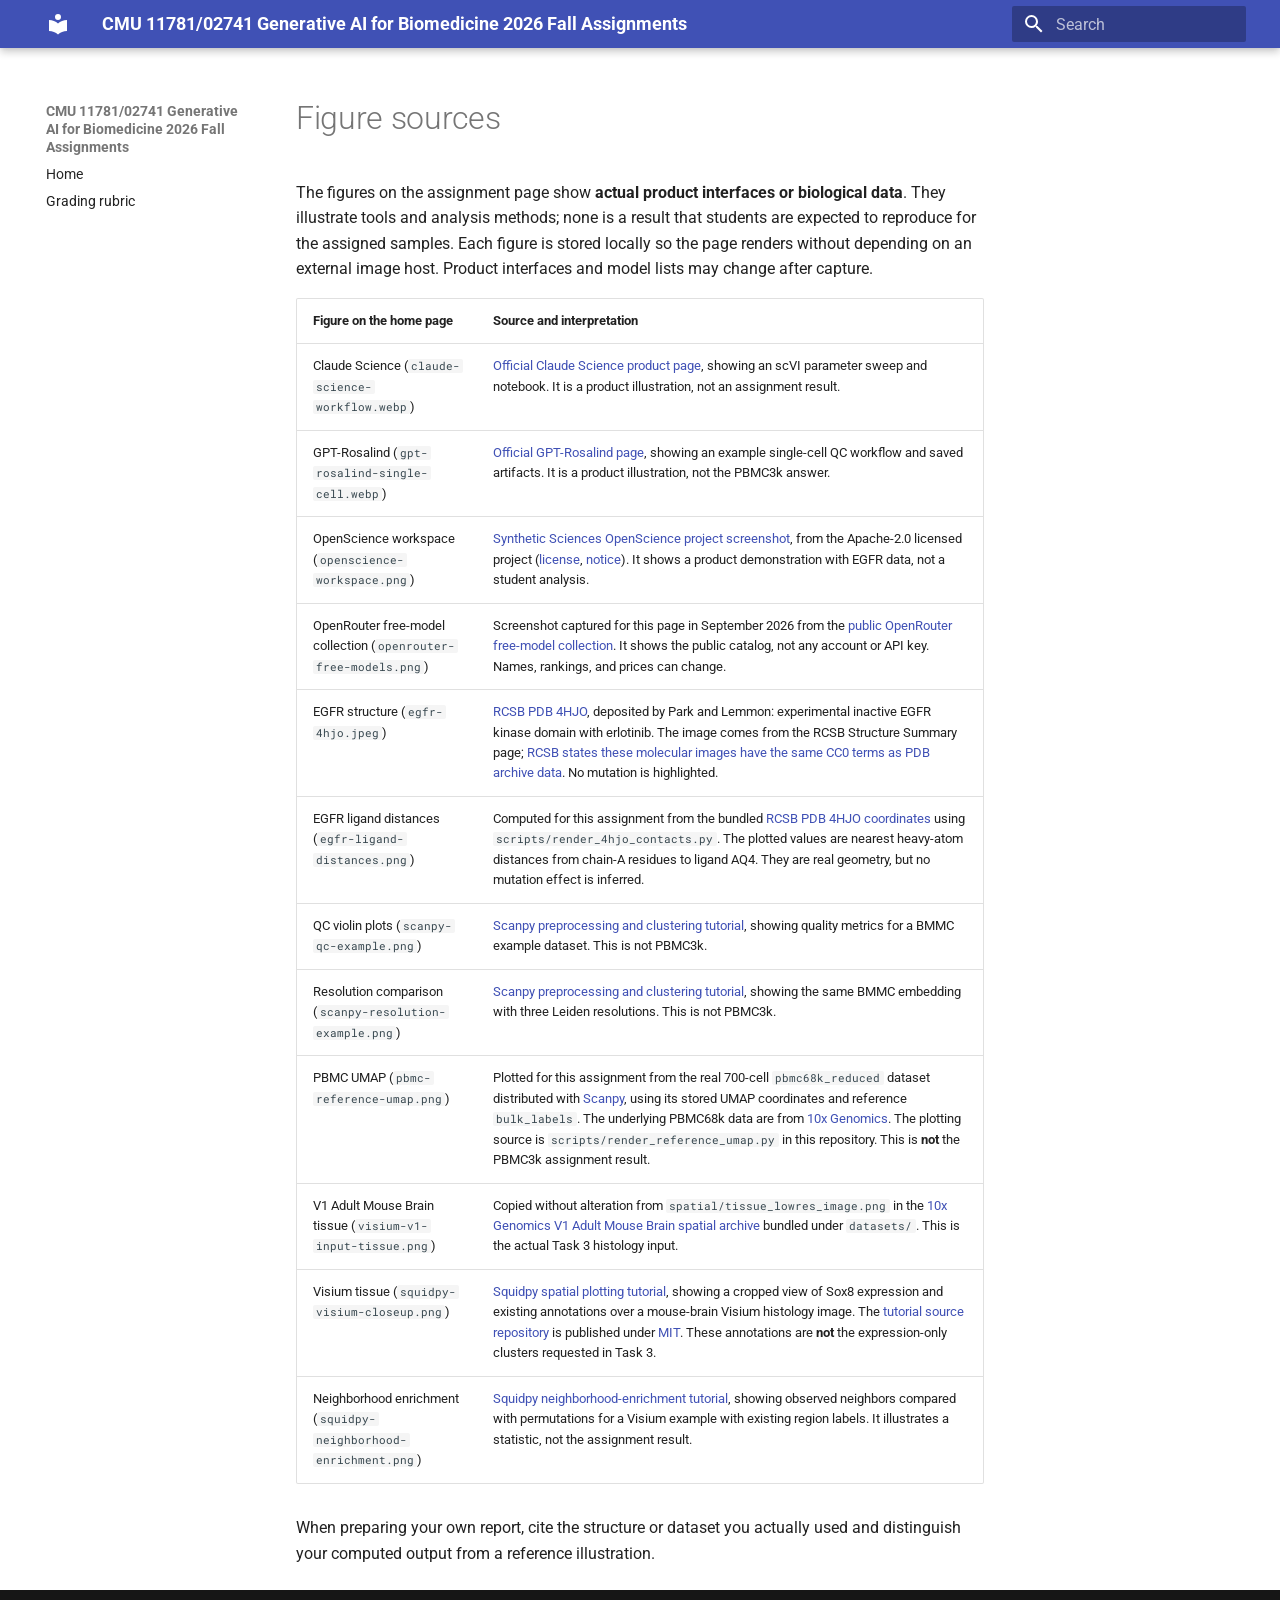
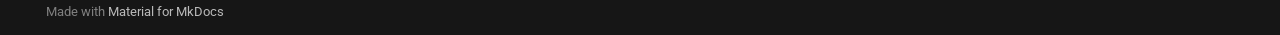
<file: figure_sources/index.html>
<!doctype html>
<html lang="en" class="no-js">
  <head>
    
      <meta charset="utf-8">
      <meta name="viewport" content="width=device-width,initial-scale=1">
      
      
      
        <link rel="canonical" href="https://genaibiomed.github.io/GenAIBioMedAssignment3/figure_sources/">
      
      
      
      
        
      
      
      <link rel="icon" href="../assets/images/favicon.png">
      <meta name="generator" content="mkdocs-1.6.1, mkdocs-material-9.7.7">
    
    
      
        <title>Figure sources - CMU 11781/02741 Generative AI for Biomedicine 2026 Fall Assignments</title>
      
    
    
      <link rel="stylesheet" href="../assets/stylesheets/main.ec1eaa64.min.css">
      
      


    
    
      
    
    
      
        
        
        <link rel="preconnect" href="https://fonts.gstatic.com" crossorigin>
        <link rel="stylesheet" href="https://fonts.googleapis.com/css?family=Roboto:300,300i,400,400i,700,700i%7CRoboto+Mono:400,400i,700,700i&display=fallback">
        <style>:root{--md-text-font:"Roboto";--md-code-font:"Roboto Mono"}</style>
      
    
    
      <link rel="stylesheet" href="../stylesheets/figures.css">
    
    <script>__md_scope=new URL("..",location),__md_hash=e=>[...e].reduce(((e,_)=>(e<<5)-e+_.charCodeAt(0)),0),__md_get=(e,_=localStorage,t=__md_scope)=>JSON.parse(_.getItem(t.pathname+"."+e)),__md_set=(e,_,t=localStorage,a=__md_scope)=>{try{t.setItem(a.pathname+"."+e,JSON.stringify(_))}catch(e){}}</script>
    
      

    
    
  </head>
  
  
    <body dir="ltr">
  
    
    <input class="md-toggle" data-md-toggle="drawer" type="checkbox" id="__drawer" autocomplete="off">
    <input class="md-toggle" data-md-toggle="search" type="checkbox" id="__search" autocomplete="off">
    <label class="md-overlay" for="__drawer"></label>
    <div data-md-component="skip">
      
        
        <a href="#figure-sources" class="md-skip">
          Skip to content
        </a>
      
    </div>
    <div data-md-component="announce">
      
    </div>
    
    
      

  

<header class="md-header md-header--shadow" data-md-component="header">
  <nav class="md-header__inner md-grid" aria-label="Header">
    <a href=".." title="CMU 11781/02741 Generative AI for Biomedicine 2026 Fall Assignments" class="md-header__button md-logo" aria-label="CMU 11781/02741 Generative AI for Biomedicine 2026 Fall Assignments" data-md-component="logo">
      
  
  <svg xmlns="http://www.w3.org/2000/svg" viewBox="0 0 24 24"><path d="M12 8a3 3 0 0 0 3-3 3 3 0 0 0-3-3 3 3 0 0 0-3 3 3 3 0 0 0 3 3m0 3.54C9.64 9.35 6.5 8 3 8v11c3.5 0 6.64 1.35 9 3.54 2.36-2.19 5.5-3.54 9-3.54V8c-3.5 0-6.64 1.35-9 3.54"/></svg>

    </a>
    <label class="md-header__button md-icon" for="__drawer">
      
      <svg xmlns="http://www.w3.org/2000/svg" viewBox="0 0 24 24"><path d="M3 6h18v2H3zm0 5h18v2H3zm0 5h18v2H3z"/></svg>
    </label>
    <div class="md-header__title" data-md-component="header-title">
      <div class="md-header__ellipsis">
        <div class="md-header__topic">
          <span class="md-ellipsis">
            CMU 11781/02741 Generative AI for Biomedicine 2026 Fall Assignments
          </span>
        </div>
        <div class="md-header__topic" data-md-component="header-topic">
          <span class="md-ellipsis">
            
              Figure sources
            
          </span>
        </div>
      </div>
    </div>
    
    
      <script>var palette=__md_get("__palette");if(palette&&palette.color){if("(prefers-color-scheme)"===palette.color.media){var media=matchMedia("(prefers-color-scheme: light)"),input=document.querySelector(media.matches?"[data-md-color-media='(prefers-color-scheme: light)']":"[data-md-color-media='(prefers-color-scheme: dark)']");palette.color.media=input.getAttribute("data-md-color-media"),palette.color.scheme=input.getAttribute("data-md-color-scheme"),palette.color.primary=input.getAttribute("data-md-color-primary"),palette.color.accent=input.getAttribute("data-md-color-accent")}for(var[key,value]of Object.entries(palette.color))document.body.setAttribute("data-md-color-"+key,value)}</script>
    
    
    
      
      
        <label class="md-header__button md-icon" for="__search">
          
          <svg xmlns="http://www.w3.org/2000/svg" viewBox="0 0 24 24"><path d="M9.5 3A6.5 6.5 0 0 1 16 9.5c0 1.61-.59 3.09-1.56 4.23l.27.27h.79l5 5-1.5 1.5-5-5v-.79l-.27-.27A6.52 6.52 0 0 1 9.5 16 6.5 6.5 0 0 1 3 9.5 6.5 6.5 0 0 1 9.5 3m0 2C7 5 5 7 5 9.5S7 14 9.5 14 14 12 14 9.5 12 5 9.5 5"/></svg>
        </label>
        <div class="md-search" data-md-component="search" role="dialog">
  <label class="md-search__overlay" for="__search"></label>
  <div class="md-search__inner" role="search">
    <form class="md-search__form" name="search">
      <input type="text" class="md-search__input" name="query" aria-label="Search" placeholder="Search" autocapitalize="off" autocorrect="off" autocomplete="off" spellcheck="false" data-md-component="search-query" required>
      <label class="md-search__icon md-icon" for="__search">
        
        <svg xmlns="http://www.w3.org/2000/svg" viewBox="0 0 24 24"><path d="M9.5 3A6.5 6.5 0 0 1 16 9.5c0 1.61-.59 3.09-1.56 4.23l.27.27h.79l5 5-1.5 1.5-5-5v-.79l-.27-.27A6.52 6.52 0 0 1 9.5 16 6.5 6.5 0 0 1 3 9.5 6.5 6.5 0 0 1 9.5 3m0 2C7 5 5 7 5 9.5S7 14 9.5 14 14 12 14 9.5 12 5 9.5 5"/></svg>
        
        <svg xmlns="http://www.w3.org/2000/svg" viewBox="0 0 24 24"><path d="M20 11v2H8l5.5 5.5-1.42 1.42L4.16 12l7.92-7.92L13.5 5.5 8 11z"/></svg>
      </label>
      <nav class="md-search__options" aria-label="Search">
        
        <button type="reset" class="md-search__icon md-icon" title="Clear" aria-label="Clear" tabindex="-1">
          
          <svg xmlns="http://www.w3.org/2000/svg" viewBox="0 0 24 24"><path d="M19 6.41 17.59 5 12 10.59 6.41 5 5 6.41 10.59 12 5 17.59 6.41 19 12 13.41 17.59 19 19 17.59 13.41 12z"/></svg>
        </button>
      </nav>
      
    </form>
    <div class="md-search__output">
      <div class="md-search__scrollwrap" tabindex="0" data-md-scrollfix>
        <div class="md-search-result" data-md-component="search-result">
          <div class="md-search-result__meta">
            Initializing search
          </div>
          <ol class="md-search-result__list" role="presentation"></ol>
        </div>
      </div>
    </div>
  </div>
</div>
      
    
    
  </nav>
  
</header>
    
    <div class="md-container" data-md-component="container">
      
      
        
          
        
      
      <main class="md-main" data-md-component="main">
        <div class="md-main__inner md-grid">
          
            
              
              <div class="md-sidebar md-sidebar--primary" data-md-component="sidebar" data-md-type="navigation" >
                <div class="md-sidebar__scrollwrap">
                  <div class="md-sidebar__inner">
                    



<nav class="md-nav md-nav--primary" aria-label="Navigation" data-md-level="0">
  <label class="md-nav__title" for="__drawer">
    <a href=".." title="CMU 11781/02741 Generative AI for Biomedicine 2026 Fall Assignments" class="md-nav__button md-logo" aria-label="CMU 11781/02741 Generative AI for Biomedicine 2026 Fall Assignments" data-md-component="logo">
      
  
  <svg xmlns="http://www.w3.org/2000/svg" viewBox="0 0 24 24"><path d="M12 8a3 3 0 0 0 3-3 3 3 0 0 0-3-3 3 3 0 0 0-3 3 3 3 0 0 0 3 3m0 3.54C9.64 9.35 6.5 8 3 8v11c3.5 0 6.64 1.35 9 3.54 2.36-2.19 5.5-3.54 9-3.54V8c-3.5 0-6.64 1.35-9 3.54"/></svg>

    </a>
    CMU 11781/02741 Generative AI for Biomedicine 2026 Fall Assignments
  </label>
  
  <ul class="md-nav__list" data-md-scrollfix>
    
      
      
  
  
  
  
    <li class="md-nav__item">
      <a href=".." class="md-nav__link">
        
  
  
  <span class="md-ellipsis">
    
  
    Home
  

    
  </span>
  
  

      </a>
    </li>
  

    
      
      
  
  
  
  
    <li class="md-nav__item">
      <a href="../grading_rubric/" class="md-nav__link">
        
  
  
  <span class="md-ellipsis">
    
  
    Grading rubric
  

    
  </span>
  
  

      </a>
    </li>
  

    
  </ul>
</nav>
                  </div>
                </div>
              </div>
            
            
              
              <div class="md-sidebar md-sidebar--secondary" data-md-component="sidebar" data-md-type="toc" >
                <div class="md-sidebar__scrollwrap">
                  <div class="md-sidebar__inner">
                    

<nav class="md-nav md-nav--secondary" aria-label="Table of contents">
  
  
  
    
  
  
</nav>
                  </div>
                </div>
              </div>
            
          
          
            <div class="md-content" data-md-component="content">
              
              <article class="md-content__inner md-typeset">
                
                  



<h1 id="figure-sources">Figure sources</h1>
<p>The figures on the assignment page show <strong>actual product interfaces or biological data</strong>. They illustrate tools and analysis methods; none is a result that students are expected to reproduce for the assigned samples. Each figure is stored locally so the page renders without depending on an external image host. Product interfaces and model lists may change after capture.</p>
<table>
<thead>
<tr>
<th>Figure on the home page</th>
<th>Source and interpretation</th>
</tr>
</thead>
<tbody>
<tr>
<td>Claude Science (<code>claude-science-workflow.webp</code>)</td>
<td><a href="https://claude.com/product/claude-science">Official Claude Science product page</a>, showing an scVI parameter sweep and notebook. It is a product illustration, not an assignment result.</td>
</tr>
<tr>
<td>GPT-Rosalind (<code>gpt-rosalind-single-cell.webp</code>)</td>
<td><a href="https://openai.com/gpt-rosalind/">Official GPT-Rosalind page</a>, showing an example single-cell QC workflow and saved artifacts. It is a product illustration, not the PBMC3k answer.</td>
</tr>
<tr>
<td>OpenScience workspace (<code>openscience-workspace.png</code>)</td>
<td><a href="https://github.com/synthetic-sciences/openscience/blob/main/assets/workspace.png">Synthetic Sciences OpenScience project screenshot</a>, from the Apache-2.0 licensed project (<a href="../images/licenses/OpenScience-LICENSE.txt">license</a>, <a href="../images/licenses/OpenScience-NOTICE.txt">notice</a>). It shows a product demonstration with EGFR data, not a student analysis.</td>
</tr>
<tr>
<td>OpenRouter free-model collection (<code>openrouter-free-models.png</code>)</td>
<td>Screenshot captured for this page in September 2026 from the <a href="https://openrouter.ai/collections/free-models">public OpenRouter free-model collection</a>. It shows the public catalog, not any account or API key. Names, rankings, and prices can change.</td>
</tr>
<tr>
<td>EGFR structure (<code>egfr-4hjo.jpeg</code>)</td>
<td><a href="https://www.rcsb.org/structure/4HJO">RCSB PDB 4HJO</a>, deposited by Park and Lemmon: experimental inactive EGFR kinase domain with erlotinib. The image comes from the RCSB Structure Summary page; <a href="https://www.rcsb.org/pages/usage-policy">RCSB states these molecular images have the same CC0 terms as PDB archive data</a>. No mutation is highlighted.</td>
</tr>
<tr>
<td>EGFR ligand distances (<code>egfr-ligand-distances.png</code>)</td>
<td>Computed for this assignment from the bundled <a href="https://www.rcsb.org/structure/4HJO">RCSB PDB 4HJO coordinates</a> using <code>scripts/render_4hjo_contacts.py</code>. The plotted values are nearest heavy-atom distances from chain-A residues to ligand AQ4. They are real geometry, but no mutation effect is inferred.</td>
</tr>
<tr>
<td>QC violin plots (<code>scanpy-qc-example.png</code>)</td>
<td><a href="https://scanpy.readthedocs.io/en/stable/tutorials/basics/clustering.html#quality-control">Scanpy preprocessing and clustering tutorial</a>, showing quality metrics for a BMMC example dataset. This is not PBMC3k.</td>
</tr>
<tr>
<td>Resolution comparison (<code>scanpy-resolution-example.png</code>)</td>
<td><a href="https://scanpy.readthedocs.io/en/stable/tutorials/basics/clustering.html#clustering">Scanpy preprocessing and clustering tutorial</a>, showing the same BMMC embedding with three Leiden resolutions. This is not PBMC3k.</td>
</tr>
<tr>
<td>PBMC UMAP (<code>pbmc-reference-umap.png</code>)</td>
<td>Plotted for this assignment from the real 700-cell <code>pbmc68k_reduced</code> dataset distributed with <a href="https://scanpy.readthedocs.io/en/stable/tutorials/plotting/core.html">Scanpy</a>, using its stored UMAP coordinates and reference <code>bulk_labels</code>. The underlying PBMC68k data are from <a href="https://www.10xgenomics.com/datasets/fresh-68-k-pbm-cs-donor-a-1-standard-1-1-0">10x Genomics</a>. The plotting source is <code>scripts/render_reference_umap.py</code> in this repository. This is <strong>not</strong> the PBMC3k assignment result.</td>
</tr>
<tr>
<td>V1 Adult Mouse Brain tissue (<code>visium-v1-input-tissue.png</code>)</td>
<td>Copied without alteration from <code>spatial/tissue_lowres_image.png</code> in the <a href="https://cf.10xgenomics.com/samples/spatial-exp/1.1.0/V1_Adult_Mouse_Brain/V1_Adult_Mouse_Brain_spatial.tar.gz">10x Genomics V1 Adult Mouse Brain spatial archive</a> bundled under <code>datasets/</code>. This is the actual Task 3 histology input.</td>
</tr>
<tr>
<td>Visium tissue (<code>squidpy-visium-closeup.png</code>)</td>
<td><a href="https://squidpy.readthedocs.io/en/stable/notebooks/examples/plotting/plot_scatter.html">Squidpy spatial plotting tutorial</a>, showing a cropped view of Sox8 expression and existing annotations over a mouse-brain Visium histology image. The <a href="https://github.com/scverse/squidpy-tutorials">tutorial source repository</a> is published under <a href="../images/licenses/SquidpyTutorials-LICENSE.txt">MIT</a>. These annotations are <strong>not</strong> the expression-only clusters requested in Task 3.</td>
</tr>
<tr>
<td>Neighborhood enrichment (<code>squidpy-neighborhood-enrichment.png</code>)</td>
<td><a href="https://squidpy.readthedocs.io/en/stable/notebooks/examples/graph/compute_nhood_enrichment.html">Squidpy neighborhood-enrichment tutorial</a>, showing observed neighbors compared with permutations for a Visium example with existing region labels. It illustrates a statistic, not the assignment result.</td>
</tr>
</tbody>
</table>
<p>When preparing your own report, cite the structure or dataset you actually used and distinguish your computed output from a reference illustration.</p>












                
              </article>
            </div>
          
          
<script>var target=document.getElementById(location.hash.slice(1));target&&target.name&&(target.checked=target.name.startsWith("__tabbed_"))</script>
        </div>
        
      </main>
      
        <footer class="md-footer">
  
  <div class="md-footer-meta md-typeset">
    <div class="md-footer-meta__inner md-grid">
      <div class="md-copyright">
  
  
    Made with
    <a href="https://squidfunk.github.io/mkdocs-material/" target="_blank" rel="noopener">
      Material for MkDocs
    </a>
  
</div>
      
    </div>
  </div>
</footer>
      
    </div>
    <div class="md-dialog" data-md-component="dialog">
      <div class="md-dialog__inner md-typeset"></div>
    </div>
    
    
    
      
      
      <script id="__config" type="application/json">{"annotate": null, "base": "..", "features": [], "search": "../assets/javascripts/workers/search.2c215733.min.js", "tags": null, "translations": {"clipboard.copied": "Copied to clipboard", "clipboard.copy": "Copy to clipboard", "search.result.more.one": "1 more on this page", "search.result.more.other": "# more on this page", "search.result.none": "No matching documents", "search.result.one": "1 matching document", "search.result.other": "# matching documents", "search.result.placeholder": "Type to start searching", "search.result.term.missing": "Missing", "select.version": "Select version"}, "version": null}</script>
    
    
      <script src="../assets/javascripts/bundle.d7400e89.min.js"></script>
      
    
  </body>
</html>
</file>
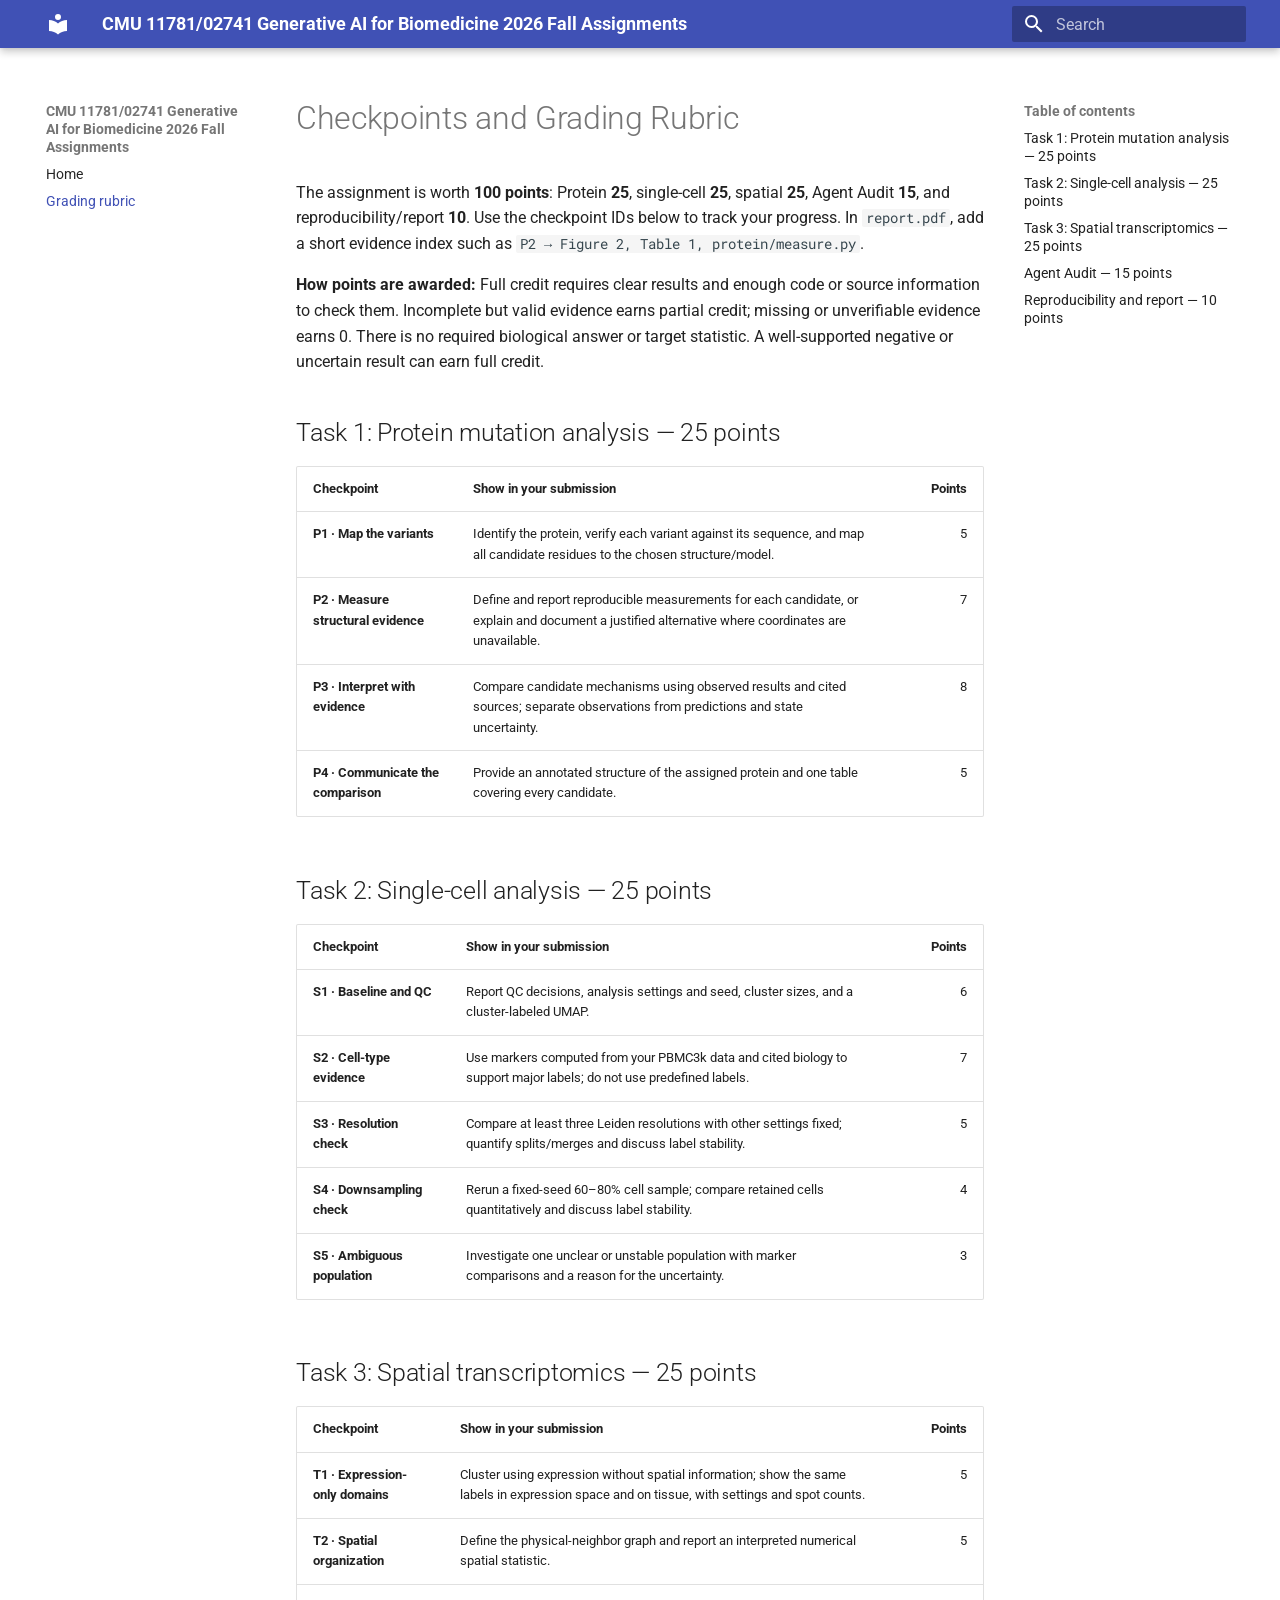
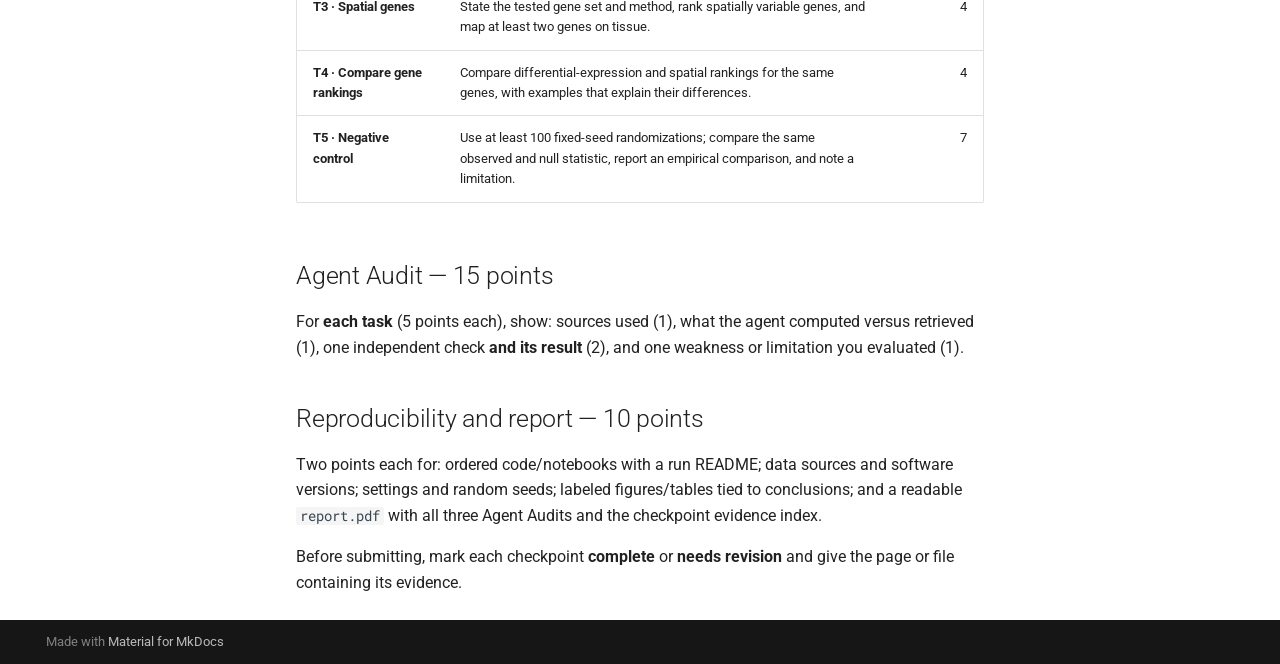
<file: grading_rubric/index.html>
<!doctype html>
<html lang="en" class="no-js">
  <head>
    
      <meta charset="utf-8">
      <meta name="viewport" content="width=device-width,initial-scale=1">
      
      
      
        <link rel="canonical" href="https://genaibiomed.github.io/GenAIBioMedAssignment3/grading_rubric/">
      
      
        <link rel="prev" href="..">
      
      
      
        
      
      
      <link rel="icon" href="../assets/images/favicon.png">
      <meta name="generator" content="mkdocs-1.6.1, mkdocs-material-9.7.7">
    
    
      
        <title>Grading rubric - CMU 11781/02741 Generative AI for Biomedicine 2026 Fall Assignments</title>
      
    
    
      <link rel="stylesheet" href="../assets/stylesheets/main.ec1eaa64.min.css">
      
      


    
    
      
    
    
      
        
        
        <link rel="preconnect" href="https://fonts.gstatic.com" crossorigin>
        <link rel="stylesheet" href="https://fonts.googleapis.com/css?family=Roboto:300,300i,400,400i,700,700i%7CRoboto+Mono:400,400i,700,700i&display=fallback">
        <style>:root{--md-text-font:"Roboto";--md-code-font:"Roboto Mono"}</style>
      
    
    
      <link rel="stylesheet" href="../stylesheets/figures.css">
    
    <script>__md_scope=new URL("..",location),__md_hash=e=>[...e].reduce(((e,_)=>(e<<5)-e+_.charCodeAt(0)),0),__md_get=(e,_=localStorage,t=__md_scope)=>JSON.parse(_.getItem(t.pathname+"."+e)),__md_set=(e,_,t=localStorage,a=__md_scope)=>{try{t.setItem(a.pathname+"."+e,JSON.stringify(_))}catch(e){}}</script>
    
      

    
    
  </head>
  
  
    <body dir="ltr">
  
    
    <input class="md-toggle" data-md-toggle="drawer" type="checkbox" id="__drawer" autocomplete="off">
    <input class="md-toggle" data-md-toggle="search" type="checkbox" id="__search" autocomplete="off">
    <label class="md-overlay" for="__drawer"></label>
    <div data-md-component="skip">
      
        
        <a href="#checkpoints-and-grading-rubric" class="md-skip">
          Skip to content
        </a>
      
    </div>
    <div data-md-component="announce">
      
    </div>
    
    
      

  

<header class="md-header md-header--shadow" data-md-component="header">
  <nav class="md-header__inner md-grid" aria-label="Header">
    <a href=".." title="CMU 11781/02741 Generative AI for Biomedicine 2026 Fall Assignments" class="md-header__button md-logo" aria-label="CMU 11781/02741 Generative AI for Biomedicine 2026 Fall Assignments" data-md-component="logo">
      
  
  <svg xmlns="http://www.w3.org/2000/svg" viewBox="0 0 24 24"><path d="M12 8a3 3 0 0 0 3-3 3 3 0 0 0-3-3 3 3 0 0 0-3 3 3 3 0 0 0 3 3m0 3.54C9.64 9.35 6.5 8 3 8v11c3.5 0 6.64 1.35 9 3.54 2.36-2.19 5.5-3.54 9-3.54V8c-3.5 0-6.64 1.35-9 3.54"/></svg>

    </a>
    <label class="md-header__button md-icon" for="__drawer">
      
      <svg xmlns="http://www.w3.org/2000/svg" viewBox="0 0 24 24"><path d="M3 6h18v2H3zm0 5h18v2H3zm0 5h18v2H3z"/></svg>
    </label>
    <div class="md-header__title" data-md-component="header-title">
      <div class="md-header__ellipsis">
        <div class="md-header__topic">
          <span class="md-ellipsis">
            CMU 11781/02741 Generative AI for Biomedicine 2026 Fall Assignments
          </span>
        </div>
        <div class="md-header__topic" data-md-component="header-topic">
          <span class="md-ellipsis">
            
              Grading rubric
            
          </span>
        </div>
      </div>
    </div>
    
    
      <script>var palette=__md_get("__palette");if(palette&&palette.color){if("(prefers-color-scheme)"===palette.color.media){var media=matchMedia("(prefers-color-scheme: light)"),input=document.querySelector(media.matches?"[data-md-color-media='(prefers-color-scheme: light)']":"[data-md-color-media='(prefers-color-scheme: dark)']");palette.color.media=input.getAttribute("data-md-color-media"),palette.color.scheme=input.getAttribute("data-md-color-scheme"),palette.color.primary=input.getAttribute("data-md-color-primary"),palette.color.accent=input.getAttribute("data-md-color-accent")}for(var[key,value]of Object.entries(palette.color))document.body.setAttribute("data-md-color-"+key,value)}</script>
    
    
    
      
      
        <label class="md-header__button md-icon" for="__search">
          
          <svg xmlns="http://www.w3.org/2000/svg" viewBox="0 0 24 24"><path d="M9.5 3A6.5 6.5 0 0 1 16 9.5c0 1.61-.59 3.09-1.56 4.23l.27.27h.79l5 5-1.5 1.5-5-5v-.79l-.27-.27A6.52 6.52 0 0 1 9.5 16 6.5 6.5 0 0 1 3 9.5 6.5 6.5 0 0 1 9.5 3m0 2C7 5 5 7 5 9.5S7 14 9.5 14 14 12 14 9.5 12 5 9.5 5"/></svg>
        </label>
        <div class="md-search" data-md-component="search" role="dialog">
  <label class="md-search__overlay" for="__search"></label>
  <div class="md-search__inner" role="search">
    <form class="md-search__form" name="search">
      <input type="text" class="md-search__input" name="query" aria-label="Search" placeholder="Search" autocapitalize="off" autocorrect="off" autocomplete="off" spellcheck="false" data-md-component="search-query" required>
      <label class="md-search__icon md-icon" for="__search">
        
        <svg xmlns="http://www.w3.org/2000/svg" viewBox="0 0 24 24"><path d="M9.5 3A6.5 6.5 0 0 1 16 9.5c0 1.61-.59 3.09-1.56 4.23l.27.27h.79l5 5-1.5 1.5-5-5v-.79l-.27-.27A6.52 6.52 0 0 1 9.5 16 6.5 6.5 0 0 1 3 9.5 6.5 6.5 0 0 1 9.5 3m0 2C7 5 5 7 5 9.5S7 14 9.5 14 14 12 14 9.5 12 5 9.5 5"/></svg>
        
        <svg xmlns="http://www.w3.org/2000/svg" viewBox="0 0 24 24"><path d="M20 11v2H8l5.5 5.5-1.42 1.42L4.16 12l7.92-7.92L13.5 5.5 8 11z"/></svg>
      </label>
      <nav class="md-search__options" aria-label="Search">
        
        <button type="reset" class="md-search__icon md-icon" title="Clear" aria-label="Clear" tabindex="-1">
          
          <svg xmlns="http://www.w3.org/2000/svg" viewBox="0 0 24 24"><path d="M19 6.41 17.59 5 12 10.59 6.41 5 5 6.41 10.59 12 5 17.59 6.41 19 12 13.41 17.59 19 19 17.59 13.41 12z"/></svg>
        </button>
      </nav>
      
    </form>
    <div class="md-search__output">
      <div class="md-search__scrollwrap" tabindex="0" data-md-scrollfix>
        <div class="md-search-result" data-md-component="search-result">
          <div class="md-search-result__meta">
            Initializing search
          </div>
          <ol class="md-search-result__list" role="presentation"></ol>
        </div>
      </div>
    </div>
  </div>
</div>
      
    
    
  </nav>
  
</header>
    
    <div class="md-container" data-md-component="container">
      
      
        
          
        
      
      <main class="md-main" data-md-component="main">
        <div class="md-main__inner md-grid">
          
            
              
              <div class="md-sidebar md-sidebar--primary" data-md-component="sidebar" data-md-type="navigation" >
                <div class="md-sidebar__scrollwrap">
                  <div class="md-sidebar__inner">
                    



<nav class="md-nav md-nav--primary" aria-label="Navigation" data-md-level="0">
  <label class="md-nav__title" for="__drawer">
    <a href=".." title="CMU 11781/02741 Generative AI for Biomedicine 2026 Fall Assignments" class="md-nav__button md-logo" aria-label="CMU 11781/02741 Generative AI for Biomedicine 2026 Fall Assignments" data-md-component="logo">
      
  
  <svg xmlns="http://www.w3.org/2000/svg" viewBox="0 0 24 24"><path d="M12 8a3 3 0 0 0 3-3 3 3 0 0 0-3-3 3 3 0 0 0-3 3 3 3 0 0 0 3 3m0 3.54C9.64 9.35 6.5 8 3 8v11c3.5 0 6.64 1.35 9 3.54 2.36-2.19 5.5-3.54 9-3.54V8c-3.5 0-6.64 1.35-9 3.54"/></svg>

    </a>
    CMU 11781/02741 Generative AI for Biomedicine 2026 Fall Assignments
  </label>
  
  <ul class="md-nav__list" data-md-scrollfix>
    
      
      
  
  
  
  
    <li class="md-nav__item">
      <a href=".." class="md-nav__link">
        
  
  
  <span class="md-ellipsis">
    
  
    Home
  

    
  </span>
  
  

      </a>
    </li>
  

    
      
      
  
  
    
  
  
  
    <li class="md-nav__item md-nav__item--active">
      
      <input class="md-nav__toggle md-toggle" type="checkbox" id="__toc">
      
      
        
      
      
        <label class="md-nav__link md-nav__link--active" for="__toc">
          
  
  
  <span class="md-ellipsis">
    
  
    Grading rubric
  

    
  </span>
  
  

          <span class="md-nav__icon md-icon"></span>
        </label>
      
      <a href="./" class="md-nav__link md-nav__link--active">
        
  
  
  <span class="md-ellipsis">
    
  
    Grading rubric
  

    
  </span>
  
  

      </a>
      
        

<nav class="md-nav md-nav--secondary" aria-label="Table of contents">
  
  
  
    
  
  
    <label class="md-nav__title" for="__toc">
      <span class="md-nav__icon md-icon"></span>
      Table of contents
    </label>
    <ul class="md-nav__list" data-md-component="toc" data-md-scrollfix>
      
        <li class="md-nav__item">
  <a href="#task-1-protein-mutation-analysis-25-points" class="md-nav__link">
    <span class="md-ellipsis">
      
        Task 1: Protein mutation analysis — 25 points
      
    </span>
  </a>
  
</li>
      
        <li class="md-nav__item">
  <a href="#task-2-single-cell-analysis-25-points" class="md-nav__link">
    <span class="md-ellipsis">
      
        Task 2: Single-cell analysis — 25 points
      
    </span>
  </a>
  
</li>
      
        <li class="md-nav__item">
  <a href="#task-3-spatial-transcriptomics-25-points" class="md-nav__link">
    <span class="md-ellipsis">
      
        Task 3: Spatial transcriptomics — 25 points
      
    </span>
  </a>
  
</li>
      
        <li class="md-nav__item">
  <a href="#agent-audit-15-points" class="md-nav__link">
    <span class="md-ellipsis">
      
        Agent Audit — 15 points
      
    </span>
  </a>
  
</li>
      
        <li class="md-nav__item">
  <a href="#reproducibility-and-report-10-points" class="md-nav__link">
    <span class="md-ellipsis">
      
        Reproducibility and report — 10 points
      
    </span>
  </a>
  
</li>
      
    </ul>
  
</nav>
      
    </li>
  

    
  </ul>
</nav>
                  </div>
                </div>
              </div>
            
            
              
              <div class="md-sidebar md-sidebar--secondary" data-md-component="sidebar" data-md-type="toc" >
                <div class="md-sidebar__scrollwrap">
                  <div class="md-sidebar__inner">
                    

<nav class="md-nav md-nav--secondary" aria-label="Table of contents">
  
  
  
    
  
  
    <label class="md-nav__title" for="__toc">
      <span class="md-nav__icon md-icon"></span>
      Table of contents
    </label>
    <ul class="md-nav__list" data-md-component="toc" data-md-scrollfix>
      
        <li class="md-nav__item">
  <a href="#task-1-protein-mutation-analysis-25-points" class="md-nav__link">
    <span class="md-ellipsis">
      
        Task 1: Protein mutation analysis — 25 points
      
    </span>
  </a>
  
</li>
      
        <li class="md-nav__item">
  <a href="#task-2-single-cell-analysis-25-points" class="md-nav__link">
    <span class="md-ellipsis">
      
        Task 2: Single-cell analysis — 25 points
      
    </span>
  </a>
  
</li>
      
        <li class="md-nav__item">
  <a href="#task-3-spatial-transcriptomics-25-points" class="md-nav__link">
    <span class="md-ellipsis">
      
        Task 3: Spatial transcriptomics — 25 points
      
    </span>
  </a>
  
</li>
      
        <li class="md-nav__item">
  <a href="#agent-audit-15-points" class="md-nav__link">
    <span class="md-ellipsis">
      
        Agent Audit — 15 points
      
    </span>
  </a>
  
</li>
      
        <li class="md-nav__item">
  <a href="#reproducibility-and-report-10-points" class="md-nav__link">
    <span class="md-ellipsis">
      
        Reproducibility and report — 10 points
      
    </span>
  </a>
  
</li>
      
    </ul>
  
</nav>
                  </div>
                </div>
              </div>
            
          
          
            <div class="md-content" data-md-component="content">
              
              <article class="md-content__inner md-typeset">
                
                  



<h1 id="checkpoints-and-grading-rubric">Checkpoints and Grading Rubric</h1>
<p>The assignment is worth <strong>100 points</strong>: Protein <strong>25</strong>, single-cell <strong>25</strong>, spatial <strong>25</strong>, Agent Audit <strong>15</strong>, and reproducibility/report <strong>10</strong>. Use the checkpoint IDs below to track your progress. In <code>report.pdf</code>, add a short evidence index such as <code>P2 → Figure 2, Table 1, protein/measure.py</code>.</p>
<p><strong>How points are awarded:</strong> Full credit requires clear results and enough code or source information to check them. Incomplete but valid evidence earns partial credit; missing or unverifiable evidence earns 0. There is no required biological answer or target statistic. A well-supported negative or uncertain result can earn full credit.</p>
<h2 id="task-1-protein-mutation-analysis-25-points">Task 1: Protein mutation analysis — 25 points</h2>
<table>
<thead>
<tr>
<th>Checkpoint</th>
<th>Show in your submission</th>
<th style="text-align: right;">Points</th>
</tr>
</thead>
<tbody>
<tr>
<td><strong>P1 · Map the variants</strong></td>
<td>Identify the protein, verify each variant against its sequence, and map all candidate residues to the chosen structure/model.</td>
<td style="text-align: right;">5</td>
</tr>
<tr>
<td><strong>P2 · Measure structural evidence</strong></td>
<td>Define and report reproducible measurements for each candidate, or explain and document a justified alternative where coordinates are unavailable.</td>
<td style="text-align: right;">7</td>
</tr>
<tr>
<td><strong>P3 · Interpret with evidence</strong></td>
<td>Compare candidate mechanisms using observed results and cited sources; separate observations from predictions and state uncertainty.</td>
<td style="text-align: right;">8</td>
</tr>
<tr>
<td><strong>P4 · Communicate the comparison</strong></td>
<td>Provide an annotated structure of the assigned protein and one table covering every candidate.</td>
<td style="text-align: right;">5</td>
</tr>
</tbody>
</table>
<h2 id="task-2-single-cell-analysis-25-points">Task 2: Single-cell analysis — 25 points</h2>
<table>
<thead>
<tr>
<th>Checkpoint</th>
<th>Show in your submission</th>
<th style="text-align: right;">Points</th>
</tr>
</thead>
<tbody>
<tr>
<td><strong>S1 · Baseline and QC</strong></td>
<td>Report QC decisions, analysis settings and seed, cluster sizes, and a cluster-labeled UMAP.</td>
<td style="text-align: right;">6</td>
</tr>
<tr>
<td><strong>S2 · Cell-type evidence</strong></td>
<td>Use markers computed from your PBMC3k data and cited biology to support major labels; do not use predefined labels.</td>
<td style="text-align: right;">7</td>
</tr>
<tr>
<td><strong>S3 · Resolution check</strong></td>
<td>Compare at least three Leiden resolutions with other settings fixed; quantify splits/merges and discuss label stability.</td>
<td style="text-align: right;">5</td>
</tr>
<tr>
<td><strong>S4 · Downsampling check</strong></td>
<td>Rerun a fixed-seed 60–80% cell sample; compare retained cells quantitatively and discuss label stability.</td>
<td style="text-align: right;">4</td>
</tr>
<tr>
<td><strong>S5 · Ambiguous population</strong></td>
<td>Investigate one unclear or unstable population with marker comparisons and a reason for the uncertainty.</td>
<td style="text-align: right;">3</td>
</tr>
</tbody>
</table>
<h2 id="task-3-spatial-transcriptomics-25-points">Task 3: Spatial transcriptomics — 25 points</h2>
<table>
<thead>
<tr>
<th>Checkpoint</th>
<th>Show in your submission</th>
<th style="text-align: right;">Points</th>
</tr>
</thead>
<tbody>
<tr>
<td><strong>T1 · Expression-only domains</strong></td>
<td>Cluster using expression without spatial information; show the same labels in expression space and on tissue, with settings and spot counts.</td>
<td style="text-align: right;">5</td>
</tr>
<tr>
<td><strong>T2 · Spatial organization</strong></td>
<td>Define the physical-neighbor graph and report an interpreted numerical spatial statistic.</td>
<td style="text-align: right;">5</td>
</tr>
<tr>
<td><strong>T3 · Spatial genes</strong></td>
<td>State the tested gene set and method, rank spatially variable genes, and map at least two genes on tissue.</td>
<td style="text-align: right;">4</td>
</tr>
<tr>
<td><strong>T4 · Compare gene rankings</strong></td>
<td>Compare differential-expression and spatial rankings for the same genes, with examples that explain their differences.</td>
<td style="text-align: right;">4</td>
</tr>
<tr>
<td><strong>T5 · Negative control</strong></td>
<td>Use at least 100 fixed-seed randomizations; compare the same observed and null statistic, report an empirical comparison, and note a limitation.</td>
<td style="text-align: right;">7</td>
</tr>
</tbody>
</table>
<h2 id="agent-audit-15-points">Agent Audit — 15 points</h2>
<p>For <strong>each task</strong> (5 points each), show: sources used (1), what the agent computed versus retrieved (1), one independent check <strong>and its result</strong> (2), and one weakness or limitation you evaluated (1).</p>
<h2 id="reproducibility-and-report-10-points">Reproducibility and report — 10 points</h2>
<p>Two points each for: ordered code/notebooks with a run README; data sources and software versions; settings and random seeds; labeled figures/tables tied to conclusions; and a readable <code>report.pdf</code> with all three Agent Audits and the checkpoint evidence index.</p>
<p>Before submitting, mark each checkpoint <strong>complete</strong> or <strong>needs revision</strong> and give the page or file containing its evidence.</p>












                
              </article>
            </div>
          
          
<script>var target=document.getElementById(location.hash.slice(1));target&&target.name&&(target.checked=target.name.startsWith("__tabbed_"))</script>
        </div>
        
      </main>
      
        <footer class="md-footer">
  
  <div class="md-footer-meta md-typeset">
    <div class="md-footer-meta__inner md-grid">
      <div class="md-copyright">
  
  
    Made with
    <a href="https://squidfunk.github.io/mkdocs-material/" target="_blank" rel="noopener">
      Material for MkDocs
    </a>
  
</div>
      
    </div>
  </div>
</footer>
      
    </div>
    <div class="md-dialog" data-md-component="dialog">
      <div class="md-dialog__inner md-typeset"></div>
    </div>
    
    
    
      
      
      <script id="__config" type="application/json">{"annotate": null, "base": "..", "features": [], "search": "../assets/javascripts/workers/search.2c215733.min.js", "tags": null, "translations": {"clipboard.copied": "Copied to clipboard", "clipboard.copy": "Copy to clipboard", "search.result.more.one": "1 more on this page", "search.result.more.other": "# more on this page", "search.result.none": "No matching documents", "search.result.one": "1 matching document", "search.result.other": "# matching documents", "search.result.placeholder": "Type to start searching", "search.result.term.missing": "Missing", "select.version": "Select version"}, "version": null}</script>
    
    
      <script src="../assets/javascripts/bundle.d7400e89.min.js"></script>
      
    
  </body>
</html>
</file>
<file: stylesheets/figures.css>
.md-typeset .figure-grid {
  display: grid;
  grid-template-columns: repeat(2, minmax(0, 1fr));
  gap: 1rem;
  margin: 1.25rem 0 1.5rem;
}

.md-typeset .figure-card,
.md-typeset .figure-explain {
  margin: 1.25rem 0 1.5rem;
  border: 1px solid var(--md-default-fg-color--lightest);
  border-radius: .55rem;
  overflow: hidden;
  background: var(--md-default-bg-color);
  box-shadow: 0 .16rem .55rem rgba(20, 37, 55, .06);
}

.md-typeset .figure-grid .figure-card { margin: 0; min-width: 0; }
.md-typeset .figure-card img,
.md-typeset .figure-explain img { display: block; width: 100%; height: auto; }
.md-typeset .figure-card a,
.md-typeset .figure-explain a { display: block; }
.md-typeset .figure-card figcaption,
.md-typeset .figure-explain figcaption {
  padding: .7rem .9rem .8rem;
  color: var(--md-default-fg-color--light);
  font-size: .76rem;
  font-style: normal;
  line-height: 1.55;
  text-align: left;
}
.md-typeset .figure-card figcaption strong,
.md-typeset .figure-explain figcaption strong { color: var(--md-default-fg-color); }
.md-typeset .figure-card figcaption a,
.md-typeset .figure-explain figcaption a { display: inline; }
.md-typeset .figure-card--overview img { aspect-ratio: 16 / 10; object-fit: contain; background: #f8f9fb; }
.md-typeset .figure-explain {
  display: grid;
  grid-template-columns: minmax(0, .88fr) minmax(0, 1.12fr);
  align-items: center;
}
.md-typeset .figure-explain figure { margin: 0; min-width: 0; border-right: 1px solid var(--md-default-fg-color--lightest); }
.md-typeset .figure-explain img { max-height: 23rem; object-fit: contain; background: #f8f9fb; }
.md-typeset .figure-explain .figure-guide { padding: 1rem 1.15rem; }
.md-typeset .figure-guide h4 { margin: 0 0 .55rem; }
.md-typeset .figure-guide p { margin: 0 0 .65rem; }
.md-typeset .figure-guide ol,
.md-typeset .figure-guide ul { margin: .5rem 0 0; }
@media (max-width: 46rem) {
  .md-typeset .figure-grid,
  .md-typeset .figure-explain { grid-template-columns: minmax(0, 1fr); }
  .md-typeset .figure-explain figure { border-right: 0; border-bottom: 1px solid var(--md-default-fg-color--lightest); }
}
</file>
<file: assets/stylesheets/main.ec1eaa64.min.css>
@charset "UTF-8";html{-webkit-text-size-adjust:none;-moz-text-size-adjust:none;text-size-adjust:none;box-sizing:border-box}*,:after,:before{box-sizing:inherit}@media (prefers-reduced-motion){*,:after,:before{transition:none!important}}body{margin:0}a,button,input,label{-webkit-tap-highlight-color:transparent}a{color:inherit;text-decoration:none}hr{border:0;box-sizing:initial;display:block;height:.05rem;overflow:visible;padding:0}small{font-size:80%}sub,sup{line-height:1em}img{border-style:none}table{border-collapse:initial;border-spacing:0}td,th{font-weight:400;vertical-align:top}button{background:#0000;border:0;font-family:inherit;font-size:inherit;margin:0;padding:0}input{border:0;outline:none}:root{--md-primary-fg-color:#4051b5;--md-primary-fg-color--light:#5d6cc0;--md-primary-fg-color--dark:#303fa1;--md-primary-bg-color:#fff;--md-primary-bg-color--light:#ffffffb3;--md-accent-fg-color:#526cfe;--md-accent-fg-color--transparent:#526cfe1a;--md-accent-bg-color:#fff;--md-accent-bg-color--light:#ffffffb3}[data-md-color-scheme=default]{color-scheme:light}[data-md-color-scheme=default] img[src$="#gh-dark-mode-only"],[data-md-color-scheme=default] img[src$="#only-dark"]{display:none}:root,[data-md-color-scheme=default]{--md-hue:225deg;--md-default-fg-color:#000000de;--md-default-fg-color--light:#0000008a;--md-default-fg-color--lighter:#00000052;--md-default-fg-color--lightest:#00000012;--md-default-bg-color:#fff;--md-default-bg-color--light:#ffffffb3;--md-default-bg-color--lighter:#ffffff4d;--md-default-bg-color--lightest:#ffffff1f;--md-code-fg-color:#36464e;--md-code-bg-color:#f5f5f5;--md-code-bg-color--light:#f5f5f5b3;--md-code-bg-color--lighter:#f5f5f54d;--md-code-hl-color:#4287ff;--md-code-hl-color--light:#4287ff1a;--md-code-hl-number-color:#d52a2a;--md-code-hl-special-color:#db1457;--md-code-hl-function-color:#a846b9;--md-code-hl-constant-color:#6e59d9;--md-code-hl-keyword-color:#3f6ec6;--md-code-hl-string-color:#1c7d4d;--md-code-hl-name-color:var(--md-code-fg-color);--md-code-hl-operator-color:var(--md-default-fg-color--light);--md-code-hl-punctuation-color:var(--md-default-fg-color--light);--md-code-hl-comment-color:var(--md-default-fg-color--light);--md-code-hl-generic-color:var(--md-default-fg-color--light);--md-code-hl-variable-color:var(--md-default-fg-color--light);--md-typeset-color:var(--md-default-fg-color);--md-typeset-a-color:var(--md-primary-fg-color);--md-typeset-del-color:#f5503d26;--md-typeset-ins-color:#0bd57026;--md-typeset-kbd-color:#fafafa;--md-typeset-kbd-accent-color:#fff;--md-typeset-kbd-border-color:#b8b8b8;--md-typeset-mark-color:#ffff0080;--md-typeset-table-color:#0000001f;--md-typeset-table-color--light:rgba(0,0,0,.035);--md-admonition-fg-color:var(--md-default-fg-color);--md-admonition-bg-color:var(--md-default-bg-color);--md-warning-fg-color:#000000de;--md-warning-bg-color:#ff9;--md-footer-fg-color:#fff;--md-footer-fg-color--light:#ffffffb3;--md-footer-fg-color--lighter:#ffffff73;--md-footer-bg-color:#000000de;--md-footer-bg-color--dark:#00000052;--md-shadow-z1:0 0.2rem 0.5rem #0000000d,0 0 0.05rem #0000001a;--md-shadow-z2:0 0.2rem 0.5rem #0000001a,0 0 0.05rem #00000040;--md-shadow-z3:0 0.2rem 0.5rem #0003,0 0 0.05rem #00000059}.md-icon svg{fill:currentcolor;display:block;height:1.2rem;width:1.2rem}body{-webkit-font-smoothing:antialiased;-moz-osx-font-smoothing:grayscale;--md-text-font-family:var(--md-text-font,_),-apple-system,BlinkMacSystemFont,Helvetica,Arial,sans-serif;--md-code-font-family:var(--md-code-font,_),SFMono-Regular,Consolas,Menlo,monospace}aside,body,input{font-feature-settings:"kern","liga";color:var(--md-typeset-color);font-family:var(--md-text-font-family)}code,kbd,pre{font-feature-settings:"kern";font-family:var(--md-code-font-family)}:root{--md-typeset-table-sort-icon:url('data:image/svg+xml;charset=utf-8,<svg xmlns="http://www.w3.org/2000/svg" viewBox="0 0 24 24"><path d="m18 21-4-4h3V7h-3l4-4 4 4h-3v10h3M2 19v-2h10v2M2 13v-2h7v2M2 7V5h4v2z"/></svg>');--md-typeset-table-sort-icon--asc:url('data:image/svg+xml;charset=utf-8,<svg xmlns="http://www.w3.org/2000/svg" viewBox="0 0 24 24"><path d="M19 17h3l-4 4-4-4h3V3h2M2 17h10v2H2M6 5v2H2V5m0 6h7v2H2z"/></svg>');--md-typeset-table-sort-icon--desc:url('data:image/svg+xml;charset=utf-8,<svg xmlns="http://www.w3.org/2000/svg" viewBox="0 0 24 24"><path d="M19 7h3l-4-4-4 4h3v14h2M2 17h10v2H2M6 5v2H2V5m0 6h7v2H2z"/></svg>')}.md-typeset{-webkit-print-color-adjust:exact;color-adjust:exact;font-size:.8rem;line-height:1.6;overflow-wrap:break-word}@media print{.md-typeset{font-size:.68rem}}.md-typeset blockquote,.md-typeset dl,.md-typeset figure,.md-typeset ol,.md-typeset pre,.md-typeset ul{margin-bottom:1em;margin-top:1em}.md-typeset h1{color:var(--md-default-fg-color--light);font-size:2em;line-height:1.3;margin:0 0 1.25em}.md-typeset h1,.md-typeset h2{font-weight:300;letter-spacing:-.01em}.md-typeset h2{font-size:1.5625em;line-height:1.4;margin:1.6em 0 .64em}.md-typeset h3{font-size:1.25em;font-weight:400;letter-spacing:-.01em;line-height:1.5;margin:1.6em 0 .8em}.md-typeset h2+h3{margin-top:.8em}.md-typeset h4{font-weight:700;letter-spacing:-.01em;margin:1em 0}.md-typeset h5,.md-typeset h6{color:var(--md-default-fg-color--light);font-size:.8em;font-weight:700;letter-spacing:-.01em;margin:1.25em 0}.md-typeset h5{text-transform:uppercase}.md-typeset h5 code{text-transform:none}.md-typeset hr{border-bottom:.05rem solid var(--md-default-fg-color--lightest);display:flow-root;margin:1.5em 0}.md-typeset a{color:var(--md-typeset-a-color);word-break:break-word}.md-typeset a,.md-typeset a:before{transition:color 125ms}.md-typeset a:focus,.md-typeset a:hover{color:var(--md-accent-fg-color)}.md-typeset a:focus code,.md-typeset a:hover code{background-color:var(--md-accent-fg-color--transparent);color:var(--md-accent-fg-color)}.md-typeset a code{color:var(--md-typeset-a-color)}.md-typeset a.focus-visible{outline-color:var(--md-accent-fg-color);outline-offset:.2rem}.md-typeset code,.md-typeset kbd,.md-typeset pre{color:var(--md-code-fg-color);direction:ltr;font-variant-ligatures:none;transition:background-color 125ms}@media print{.md-typeset code,.md-typeset kbd,.md-typeset pre{white-space:pre-wrap}}.md-typeset code{background-color:var(--md-code-bg-color);border-radius:.1rem;-webkit-box-decoration-break:clone;box-decoration-break:clone;font-size:.85em;padding:0 .2941176471em;transition:color 125ms,background-color 125ms;word-break:break-word}.md-typeset code:not(.focus-visible){-webkit-tap-highlight-color:transparent;outline:none}.md-typeset pre{display:flow-root;line-height:1.4;position:relative}.md-typeset pre>code{-webkit-box-decoration-break:slice;box-decoration-break:slice;box-shadow:none;display:block;margin:0;outline-color:var(--md-accent-fg-color);overflow:auto;padding:.7720588235em 1.1764705882em;scrollbar-color:var(--md-default-fg-color--lighter) #0000;scrollbar-width:thin;touch-action:auto;word-break:normal}.md-typeset pre>code:hover{scrollbar-color:var(--md-accent-fg-color) #0000}.md-typeset pre>code::-webkit-scrollbar{height:.2rem;width:.2rem}.md-typeset pre>code::-webkit-scrollbar-thumb{background-color:var(--md-default-fg-color--lighter)}.md-typeset pre>code::-webkit-scrollbar-thumb:hover{background-color:var(--md-accent-fg-color)}.md-typeset kbd{background-color:var(--md-typeset-kbd-color);border-radius:.1rem;box-shadow:0 .1rem 0 .05rem var(--md-typeset-kbd-border-color),0 .1rem 0 var(--md-typeset-kbd-border-color),0 -.1rem .2rem var(--md-typeset-kbd-accent-color) inset;color:var(--md-default-fg-color);display:inline-block;font-size:.75em;padding:0 .6666666667em;vertical-align:text-top;word-break:break-word}.md-typeset mark{background-color:var(--md-typeset-mark-color);-webkit-box-decoration-break:clone;box-decoration-break:clone;color:inherit;word-break:break-word}.md-typeset abbr{cursor:help;text-decoration:none}.md-typeset [data-preview],.md-typeset abbr{border-bottom:.05rem dotted var(--md-default-fg-color--light)}.md-typeset small{opacity:.75}[dir=ltr] .md-typeset sub,[dir=ltr] .md-typeset sup{margin-left:.078125em}[dir=rtl] .md-typeset sub,[dir=rtl] .md-typeset sup{margin-right:.078125em}[dir=ltr] .md-typeset blockquote{padding-left:.6rem}[dir=rtl] .md-typeset blockquote{padding-right:.6rem}[dir=ltr] .md-typeset blockquote{border-left:.2rem solid var(--md-default-fg-color--lighter)}[dir=rtl] .md-typeset blockquote{border-right:.2rem solid var(--md-default-fg-color--lighter)}.md-typeset blockquote{color:var(--md-default-fg-color--light);margin-left:0;margin-right:0}.md-typeset ul{list-style-type:disc}.md-typeset ul[type]{list-style-type:revert-layer}[dir=ltr] .md-typeset ol,[dir=ltr] .md-typeset ul{margin-left:.625em}[dir=rtl] .md-typeset ol,[dir=rtl] .md-typeset ul{margin-right:.625em}.md-typeset ol,.md-typeset ul{padding:0}.md-typeset ol:not([hidden]),.md-typeset ul:not([hidden]){display:flow-root}.md-typeset ol ol,.md-typeset ul ol{list-style-type:lower-alpha}.md-typeset ol ol ol,.md-typeset ul ol ol{list-style-type:lower-roman}.md-typeset ol ol ol ol,.md-typeset ul ol ol ol{list-style-type:upper-alpha}.md-typeset ol ol ol ol ol,.md-typeset ul ol ol ol ol{list-style-type:upper-roman}.md-typeset ol[type],.md-typeset ul[type]{list-style-type:revert-layer}[dir=ltr] .md-typeset ol li,[dir=ltr] .md-typeset ul li{margin-left:1.25em}[dir=rtl] .md-typeset ol li,[dir=rtl] .md-typeset ul li{margin-right:1.25em}.md-typeset ol li,.md-typeset ul li{margin-bottom:.5em}.md-typeset ol li blockquote,.md-typeset ol li p,.md-typeset ul li blockquote,.md-typeset ul li p{margin:.5em 0}.md-typeset ol li:last-child,.md-typeset ul li:last-child{margin-bottom:0}[dir=ltr] .md-typeset ol li ol,[dir=ltr] .md-typeset ol li ul,[dir=ltr] .md-typeset ul li ol,[dir=ltr] .md-typeset ul li ul{margin-left:.625em}[dir=rtl] .md-typeset ol li ol,[dir=rtl] .md-typeset ol li ul,[dir=rtl] .md-typeset ul li ol,[dir=rtl] .md-typeset ul li ul{margin-right:.625em}.md-typeset ol li ol,.md-typeset ol li ul,.md-typeset ul li ol,.md-typeset ul li ul{margin-bottom:.5em;margin-top:.5em}[dir=ltr] .md-typeset dd{margin-left:1.875em}[dir=rtl] .md-typeset dd{margin-right:1.875em}.md-typeset dd{margin-bottom:1.5em;margin-top:1em}.md-typeset img,.md-typeset svg,.md-typeset video{height:auto;max-width:100%}.md-typeset img[align=left]{margin:1em 1em 1em 0}.md-typeset img[align=right]{margin:1em 0 1em 1em}.md-typeset img[align]:only-child{margin-top:0}.md-typeset figure{display:flow-root;margin:1em auto;max-width:100%;text-align:center;width:fit-content}.md-typeset figure img{display:block;margin:0 auto}.md-typeset figcaption{font-style:italic;margin:1em auto;max-width:24rem}.md-typeset iframe{max-width:100%}.md-typeset table:not([class]){background-color:var(--md-default-bg-color);border:.05rem solid var(--md-typeset-table-color);border-radius:.1rem;display:inline-block;font-size:.64rem;max-width:100%;overflow:auto;touch-action:auto}@media print{.md-typeset table:not([class]){display:table}}.md-typeset table:not([class])+*{margin-top:1.5em}.md-typeset table:not([class]) td>:first-child,.md-typeset table:not([class]) th>:first-child{margin-top:0}.md-typeset table:not([class]) td>:last-child,.md-typeset table:not([class]) th>:last-child{margin-bottom:0}.md-typeset table:not([class]) td:not([align]),.md-typeset table:not([class]) th:not([align]){text-align:left}[dir=rtl] .md-typeset table:not([class]) td:not([align]),[dir=rtl] .md-typeset table:not([class]) th:not([align]){text-align:right}.md-typeset table:not([class]) th{font-weight:700;min-width:5rem;padding:.9375em 1.25em;vertical-align:top}.md-typeset table:not([class]) td{border-top:.05rem solid var(--md-typeset-table-color);padding:.9375em 1.25em;vertical-align:top}.md-typeset table:not([class]) tbody tr{transition:background-color 125ms}.md-typeset table:not([class]) tbody tr:hover{background-color:var(--md-typeset-table-color--light);box-shadow:0 .05rem 0 var(--md-default-bg-color) inset}.md-typeset table:not([class]) a{word-break:normal}.md-typeset table th[role=columnheader]{cursor:pointer}[dir=ltr] .md-typeset table th[role=columnheader]:after{margin-left:.5em}[dir=rtl] .md-typeset table th[role=columnheader]:after{margin-right:.5em}.md-typeset table th[role=columnheader]:after{content:"";display:inline-block;height:1.2em;-webkit-mask-image:var(--md-typeset-table-sort-icon);mask-image:var(--md-typeset-table-sort-icon);-webkit-mask-repeat:no-repeat;mask-repeat:no-repeat;-webkit-mask-size:contain;mask-size:contain;transition:background-color 125ms;vertical-align:text-bottom;width:1.2em}.md-typeset table th[role=columnheader]:hover:after{background-color:var(--md-default-fg-color--lighter)}.md-typeset table th[role=columnheader][aria-sort=ascending]:after{background-color:var(--md-default-fg-color--light);-webkit-mask-image:var(--md-typeset-table-sort-icon--asc);mask-image:var(--md-typeset-table-sort-icon--asc)}.md-typeset table th[role=columnheader][aria-sort=descending]:after{background-color:var(--md-default-fg-color--light);-webkit-mask-image:var(--md-typeset-table-sort-icon--desc);mask-image:var(--md-typeset-table-sort-icon--desc)}.md-typeset__scrollwrap{margin:1em -.8rem;overflow-x:auto;touch-action:auto}.md-typeset__table{display:inline-block;margin-bottom:.5em;padding:0 .8rem}@media print{.md-typeset__table{display:block}}html .md-typeset__table table{display:table;margin:0;overflow:hidden;width:100%}@media screen and (max-width:44.984375em){.md-content__inner>pre{margin:1em -.8rem}.md-content__inner>pre code{border-radius:0}}.md-typeset .md-author{border-radius:100%;display:block;flex-shrink:0;height:1.6rem;overflow:hidden;position:relative;transition:color 125ms,transform 125ms;width:1.6rem}.md-typeset .md-author img{display:block}.md-typeset .md-author--more{background:var(--md-default-fg-color--lightest);color:var(--md-default-fg-color--lighter);font-size:.6rem;font-weight:700;line-height:1.6rem;text-align:center}.md-typeset .md-author--long{height:2.4rem;width:2.4rem}.md-typeset a.md-author{transform:scale(1)}.md-typeset a.md-author img{border-radius:100%;filter:grayscale(100%) opacity(75%);transition:filter 125ms}.md-typeset a.md-author:focus,.md-typeset a.md-author:hover{transform:scale(1.1);z-index:1}.md-typeset a.md-author:focus img,.md-typeset a.md-author:hover img{filter:grayscale(0)}.md-banner{background-color:var(--md-footer-bg-color);color:var(--md-footer-fg-color);overflow:auto}@media print{.md-banner{display:none}}.md-banner--warning{background-color:var(--md-warning-bg-color);color:var(--md-warning-fg-color)}.md-banner__inner{font-size:.7rem;margin:.6rem auto;padding:0 .8rem}[dir=ltr] .md-banner__button{float:right}[dir=rtl] .md-banner__button{float:left}.md-banner__button{color:inherit;cursor:pointer;transition:opacity .25s}.no-js .md-banner__button{display:none}.md-banner__button:hover{opacity:.7}html{font-size:125%;height:100%;overflow-x:hidden}@media screen and (min-width:100em){html{font-size:137.5%}}@media screen and (min-width:125em){html{font-size:150%}}body{background-color:var(--md-default-bg-color);display:flex;flex-direction:column;font-size:.5rem;min-height:100%;position:relative;width:100%}@media print{body{display:block}}@media screen and (max-width:59.984375em){body[data-md-scrolllock]{position:fixed}}.md-grid{margin-left:auto;margin-right:auto;max-width:61rem}.md-container{display:flex;flex-direction:column;flex-grow:1}@media print{.md-container{display:block}}.md-main{flex-grow:1}.md-main__inner{display:flex;height:100%;margin-top:1.5rem}.md-ellipsis{overflow:hidden;text-overflow:ellipsis}.md-toggle{display:none}.md-option{height:0;opacity:0;position:absolute;width:0}.md-option:checked+label:not([hidden]){display:block}.md-option.focus-visible+label{outline-color:var(--md-accent-fg-color);outline-style:auto}.md-skip{background-color:var(--md-default-fg-color);border-radius:.1rem;color:var(--md-default-bg-color);font-size:.64rem;margin:.5rem;opacity:0;outline-color:var(--md-accent-fg-color);padding:.3rem .5rem;position:fixed;transform:translateY(.4rem);z-index:-1}.md-skip:focus{opacity:1;transform:translateY(0);transition:transform .25s cubic-bezier(.4,0,.2,1),opacity 175ms 75ms;z-index:10}@page{margin:25mm}:root{--md-clipboard-icon:url('data:image/svg+xml;charset=utf-8,<svg xmlns="http://www.w3.org/2000/svg" viewBox="0 0 24 24"><path d="M19 21H8V7h11m0-2H8a2 2 0 0 0-2 2v14a2 2 0 0 0 2 2h11a2 2 0 0 0 2-2V7a2 2 0 0 0-2-2m-3-4H4a2 2 0 0 0-2 2v14h2V3h12z"/></svg>')}.md-clipboard{border-radius:.1rem;color:var(--md-default-fg-color--lightest);cursor:pointer;height:1.5em;outline-color:var(--md-accent-fg-color);outline-offset:.1rem;transition:color .25s;width:1.5em;z-index:1}@media print{.md-clipboard{display:none}}.md-clipboard:not(.focus-visible){-webkit-tap-highlight-color:transparent;outline:none}:hover>.md-clipboard{color:var(--md-default-fg-color--light)}.md-clipboard:focus,.md-clipboard:hover{color:var(--md-accent-fg-color)}.md-clipboard:after{background-color:currentcolor;content:"";display:block;height:1.125em;margin:0 auto;-webkit-mask-image:var(--md-clipboard-icon);mask-image:var(--md-clipboard-icon);-webkit-mask-position:center;mask-position:center;-webkit-mask-repeat:no-repeat;mask-repeat:no-repeat;-webkit-mask-size:contain;mask-size:contain;width:1.125em}.md-clipboard--inline{cursor:pointer}.md-clipboard--inline code{transition:color .25s,background-color .25s}.md-clipboard--inline:focus code,.md-clipboard--inline:hover code{background-color:var(--md-accent-fg-color--transparent);color:var(--md-accent-fg-color)}:root{--md-code-select-icon:url('data:image/svg+xml;charset=utf-8,<svg xmlns="http://www.w3.org/2000/svg" viewBox="0 0 24 24"><path d="M19 19h-4v2h4c1.1 0 2-.9 2-2v-4h-2m0-12h-4v2h4v4h2V5c0-1.1-.9-2-2-2M5 5h4V3H5c-1.1 0-2 .9-2 2v4h2m0 6H3v4c0 1.1.9 2 2 2h4v-2H5zm2-4h2v2H7zm4 0h2v2h-2zm4 0h2v2h-2zM7 7h2v2H7zm4 0h2v2h-2zm4 0h2v2h-2zm-8 8h2v2H7zm4 0h2v2h-2zm4 0h2v2h-2z"/></svg>');--md-code-copy-icon:url('data:image/svg+xml;charset=utf-8,<svg xmlns="http://www.w3.org/2000/svg" viewBox="0 0 24 24"><path d="M19 21H8V7h11m0-2H8a2 2 0 0 0-2 2v14a2 2 0 0 0 2 2h11a2 2 0 0 0 2-2V7a2 2 0 0 0-2-2m-3-4H4a2 2 0 0 0-2 2v14h2V3h12z"/></svg>')}.md-typeset .md-code__content{display:grid}.md-code__nav{background-color:var(--md-code-bg-color--lighter);border-radius:.1rem;display:flex;gap:.2rem;padding:.2rem;position:absolute;right:.25em;top:.25em;transition:background-color .25s;z-index:1}:hover>.md-code__nav{background-color:var(--md-code-bg-color--light)}.md-code__button{color:var(--md-default-fg-color--lightest);cursor:pointer;display:block;height:1.5em;outline-color:var(--md-accent-fg-color);outline-offset:.1rem;transition:color .25s;width:1.5em}:hover>*>.md-code__button{color:var(--md-default-fg-color--light)}.md-code__button.focus-visible,.md-code__button:hover{color:var(--md-accent-fg-color)}.md-code__button--active{color:var(--md-default-fg-color)!important}.md-code__button:after{background-color:currentcolor;content:"";display:block;height:1.125em;margin:0 auto;-webkit-mask-position:center;mask-position:center;-webkit-mask-repeat:no-repeat;mask-repeat:no-repeat;-webkit-mask-size:contain;mask-size:contain;width:1.125em}.md-code__button[data-md-type=select]:after{-webkit-mask-image:var(--md-code-select-icon);mask-image:var(--md-code-select-icon)}.md-code__button[data-md-type=copy]:after{-webkit-mask-image:var(--md-code-copy-icon);mask-image:var(--md-code-copy-icon)}@keyframes consent{0%{opacity:0;transform:translateY(100%)}to{opacity:1;transform:translateY(0)}}@keyframes overlay{0%{opacity:0}to{opacity:1}}.md-consent__overlay{animation:overlay .25s both;-webkit-backdrop-filter:blur(.1rem);backdrop-filter:blur(.1rem);background-color:#0000008a;height:100%;opacity:1;position:fixed;top:0;width:100%;z-index:5}.md-consent__inner{animation:consent .5s cubic-bezier(.1,.7,.1,1) both;background-color:var(--md-default-bg-color);border:0;border-radius:.1rem;bottom:0;box-shadow:0 0 .2rem #0000001a,0 .2rem .4rem #0003;max-height:100%;overflow:auto;padding:0;position:fixed;width:100%;z-index:5}.md-consent__form{padding:.8rem}.md-consent__settings{display:none;margin:1em 0}input:checked+.md-consent__settings{display:block}.md-consent__controls{margin-bottom:.8rem}.md-typeset .md-consent__controls .md-button{display:inline}@media screen and (max-width:44.984375em){.md-typeset .md-consent__controls .md-button{display:block;margin-top:.4rem;text-align:center;width:100%}}.md-consent label{cursor:pointer}.md-content{flex-grow:1;min-width:0}.md-content__inner{margin:0 .8rem 1.2rem;padding-top:.6rem}@media screen and (min-width:76.25em){[dir=ltr] .md-sidebar--primary:not([hidden])~.md-content>.md-content__inner{margin-left:1.2rem}[dir=ltr] .md-sidebar--secondary:not([hidden])~.md-content>.md-content__inner,[dir=rtl] .md-sidebar--primary:not([hidden])~.md-content>.md-content__inner{margin-right:1.2rem}[dir=rtl] .md-sidebar--secondary:not([hidden])~.md-content>.md-content__inner{margin-left:1.2rem}}.md-content__inner:before{content:"";display:block;height:.4rem}.md-content__inner>:last-child{margin-bottom:0}[dir=ltr] .md-content__button{float:right}[dir=rtl] .md-content__button{float:left}[dir=ltr] .md-content__button{margin-left:.4rem}[dir=rtl] .md-content__button{margin-right:.4rem}.md-content__button{margin:.4rem 0;padding:0}@media print{.md-content__button{display:none}}.md-typeset .md-content__button{color:var(--md-default-fg-color--lighter)}.md-content__button svg{display:inline;vertical-align:top}[dir=rtl] .md-content__button svg{transform:scaleX(-1)}[dir=ltr] .md-dialog{right:.8rem}[dir=rtl] .md-dialog{left:.8rem}.md-dialog{background-color:var(--md-default-fg-color);border-radius:.1rem;bottom:.8rem;box-shadow:var(--md-shadow-z3);min-width:11.1rem;opacity:0;padding:.4rem .6rem;pointer-events:none;position:fixed;transform:translateY(100%);transition:transform 0ms .4s,opacity .4s;z-index:4}@media print{.md-dialog{display:none}}.md-dialog--active{opacity:1;pointer-events:auto;transform:translateY(0);transition:transform .4s cubic-bezier(.075,.85,.175,1),opacity .4s}.md-dialog__inner{color:var(--md-default-bg-color);font-size:.7rem}.md-feedback{margin:2em 0 1em;text-align:center}.md-feedback fieldset{border:none;margin:0;padding:0}.md-feedback__title{font-weight:700;margin:1em auto}.md-feedback__inner{position:relative}.md-feedback__list{display:flex;flex-wrap:wrap;place-content:baseline center;position:relative}.md-feedback__list:hover .md-icon:not(:disabled){color:var(--md-default-fg-color--lighter)}:disabled .md-feedback__list{min-height:1.8rem}.md-feedback__icon{color:var(--md-default-fg-color--light);cursor:pointer;flex-shrink:0;margin:0 .1rem;transition:color 125ms}.md-feedback__icon:not(:disabled).md-icon:hover{color:var(--md-accent-fg-color)}.md-feedback__icon:disabled{color:var(--md-default-fg-color--lightest);pointer-events:none}.md-feedback__note{opacity:0;position:relative;transform:translateY(.4rem);transition:transform .4s cubic-bezier(.1,.7,.1,1),opacity .15s}.md-feedback__note>*{margin:0 auto;max-width:16rem}:disabled .md-feedback__note{opacity:1;transform:translateY(0)}@media print{.md-feedback{display:none}}.md-footer{background-color:var(--md-footer-bg-color);color:var(--md-footer-fg-color)}@media print{.md-footer{display:none}}.md-footer__inner{justify-content:space-between;overflow:auto;padding:.2rem}.md-footer__inner:not([hidden]){display:flex}.md-footer__link{align-items:end;display:flex;flex-grow:0.01;margin-bottom:.4rem;margin-top:1rem;max-width:100%;outline-color:var(--md-accent-fg-color);overflow:hidden;transition:opacity .25s}.md-footer__link:focus,.md-footer__link:hover{opacity:.7}[dir=rtl] .md-footer__link svg{transform:scaleX(-1)}@media screen and (max-width:44.984375em){.md-footer__link--prev{flex-shrink:0}.md-footer__link--prev .md-footer__title{display:none}}[dir=ltr] .md-footer__link--next{margin-left:auto}[dir=rtl] .md-footer__link--next{margin-right:auto}.md-footer__link--next{text-align:right}[dir=rtl] .md-footer__link--next{text-align:left}.md-footer__title{flex-grow:1;font-size:.9rem;margin-bottom:.7rem;max-width:calc(100% - 2.4rem);padding:0 1rem;white-space:nowrap}.md-footer__button{margin:.2rem;padding:.4rem}.md-footer__direction{font-size:.64rem;opacity:.7}.md-footer-meta{background-color:var(--md-footer-bg-color--dark)}.md-footer-meta__inner{display:flex;flex-wrap:wrap;justify-content:space-between;padding:.2rem}html .md-footer-meta.md-typeset a{color:var(--md-footer-fg-color--light)}html .md-footer-meta.md-typeset a:focus,html .md-footer-meta.md-typeset a:hover{color:var(--md-footer-fg-color)}.md-copyright{color:var(--md-footer-fg-color--lighter);font-size:.64rem;margin:auto .6rem;padding:.4rem 0;width:100%}@media screen and (min-width:45em){.md-copyright{width:auto}}.md-copyright__highlight{color:var(--md-footer-fg-color--light)}.md-social{display:inline-flex;gap:.2rem;margin:0 .4rem;padding:.2rem 0 .6rem}@media screen and (min-width:45em){.md-social{padding:.6rem 0}}.md-social__link{display:inline-block;height:1.6rem;text-align:center;width:1.6rem}.md-social__link:before{line-height:1.9}.md-social__link svg{fill:currentcolor;max-height:.8rem;vertical-align:-25%}.md-typeset .md-button{border:.1rem solid;border-radius:.1rem;color:var(--md-primary-fg-color);cursor:pointer;display:inline-block;font-weight:700;padding:.625em 2em;transition:color 125ms,background-color 125ms,border-color 125ms}.md-typeset .md-button--primary{background-color:var(--md-primary-fg-color);border-color:var(--md-primary-fg-color);color:var(--md-primary-bg-color)}.md-typeset .md-button:focus,.md-typeset .md-button:hover{background-color:var(--md-accent-fg-color);border-color:var(--md-accent-fg-color);color:var(--md-accent-bg-color)}[dir=ltr] .md-typeset .md-input{border-top-left-radius:.1rem}[dir=ltr] .md-typeset .md-input,[dir=rtl] .md-typeset .md-input{border-top-right-radius:.1rem}[dir=rtl] .md-typeset .md-input{border-top-left-radius:.1rem}.md-typeset .md-input{border-bottom:.1rem solid var(--md-default-fg-color--lighter);box-shadow:var(--md-shadow-z1);font-size:.8rem;height:1.8rem;padding:0 .6rem;transition:border .25s,box-shadow .25s}.md-typeset .md-input:focus,.md-typeset .md-input:hover{border-bottom-color:var(--md-accent-fg-color);box-shadow:var(--md-shadow-z2)}.md-typeset .md-input--stretch{width:100%}.md-header{background-color:var(--md-primary-fg-color);box-shadow:0 0 .2rem #0000,0 .2rem .4rem #0000;color:var(--md-primary-bg-color);display:block;left:0;position:sticky;right:0;top:0;z-index:4}@media print{.md-header{display:none}}.md-header[hidden]{transform:translateY(-100%);transition:transform .25s cubic-bezier(.8,0,.6,1),box-shadow .25s}.md-header--shadow{box-shadow:0 0 .2rem #0000001a,0 .2rem .4rem #0003;transition:transform .25s cubic-bezier(.1,.7,.1,1),box-shadow .25s}.md-header__inner{align-items:center;display:flex;padding:0 .2rem}.md-header__button{color:currentcolor;cursor:pointer;margin:.2rem;outline-color:var(--md-accent-fg-color);padding:.4rem;position:relative;transition:opacity .25s;vertical-align:middle;z-index:1}.md-header__button:hover{opacity:.7}.md-header__button:not([hidden]){display:inline-block}.md-header__button:not(.focus-visible){-webkit-tap-highlight-color:transparent;outline:none}.md-header__button.md-logo{margin:.2rem;padding:.4rem}@media screen and (max-width:76.234375em){.md-header__button.md-logo{display:none}}.md-header__button.md-logo img,.md-header__button.md-logo svg{fill:currentcolor;display:block;height:1.2rem;width:auto}@media screen and (min-width:60em){.md-header__button[for=__search]{display:none}}.no-js .md-header__button[for=__search]{display:none}[dir=rtl] .md-header__button[for=__search] svg{transform:scaleX(-1)}@media screen and (min-width:76.25em){.md-header__button[for=__drawer]{display:none}}.md-header__topic{display:flex;max-width:100%;position:absolute;transition:transform .4s cubic-bezier(.1,.7,.1,1),opacity .15s;white-space:nowrap}.md-header__topic+.md-header__topic{opacity:0;pointer-events:none;transform:translateX(1.25rem);transition:transform .4s cubic-bezier(1,.7,.1,.1),opacity .15s;z-index:-1}[dir=rtl] .md-header__topic+.md-header__topic{transform:translateX(-1.25rem)}.md-header__topic:first-child{font-weight:700}[dir=ltr] .md-header__title{margin-left:1rem;margin-right:.4rem}[dir=rtl] .md-header__title{margin-left:.4rem;margin-right:1rem}.md-header__title{flex-grow:1;font-size:.9rem;height:2.4rem;line-height:2.4rem}.md-header__title--active .md-header__topic{opacity:0;pointer-events:none;transform:translateX(-1.25rem);transition:transform .4s cubic-bezier(1,.7,.1,.1),opacity .15s;z-index:-1}[dir=rtl] .md-header__title--active .md-header__topic{transform:translateX(1.25rem)}.md-header__title--active .md-header__topic+.md-header__topic{opacity:1;pointer-events:auto;transform:translateX(0);transition:transform .4s cubic-bezier(.1,.7,.1,1),opacity .15s;z-index:0}.md-header__title>.md-header__ellipsis{height:100%;position:relative;width:100%}.md-header__option{display:flex;flex-shrink:0;max-width:100%;transition:max-width 0ms .25s,opacity .25s .25s;white-space:nowrap}[data-md-toggle=search]:checked~.md-header .md-header__option{max-width:0;opacity:0;transition:max-width 0ms,opacity 0ms}.md-header__option>input{bottom:0}.md-header__source{display:none}@media screen and (min-width:60em){[dir=ltr] .md-header__source{margin-left:1rem}[dir=rtl] .md-header__source{margin-right:1rem}.md-header__source{display:block;max-width:11.7rem;width:11.7rem}}@media screen and (min-width:76.25em){[dir=ltr] .md-header__source{margin-left:1.4rem}[dir=rtl] .md-header__source{margin-right:1.4rem}}.md-meta{color:var(--md-default-fg-color--light);font-size:.7rem;line-height:1.3}.md-meta__list{display:inline-flex;flex-wrap:wrap;list-style:none;margin:0;padding:0}.md-meta__item:not(:last-child):after{content:"·";margin-left:.2rem;margin-right:.2rem}.md-meta__link{color:var(--md-typeset-a-color)}.md-meta__link:focus,.md-meta__link:hover{color:var(--md-accent-fg-color)}.md-draft{background-color:#ff1744;border-radius:.125em;color:#fff;display:inline-block;font-weight:700;padding-left:.5714285714em;padding-right:.5714285714em}:root{--md-nav-icon--prev:url('data:image/svg+xml;charset=utf-8,<svg xmlns="http://www.w3.org/2000/svg" viewBox="0 0 24 24"><path d="M20 11v2H8l5.5 5.5-1.42 1.42L4.16 12l7.92-7.92L13.5 5.5 8 11z"/></svg>');--md-nav-icon--next:url('data:image/svg+xml;charset=utf-8,<svg xmlns="http://www.w3.org/2000/svg" viewBox="0 0 24 24"><path d="M8.59 16.58 13.17 12 8.59 7.41 10 6l6 6-6 6z"/></svg>');--md-toc-icon:url('data:image/svg+xml;charset=utf-8,<svg xmlns="http://www.w3.org/2000/svg" viewBox="0 0 24 24"><path d="M3 9h14V7H3zm0 4h14v-2H3zm0 4h14v-2H3zm16 0h2v-2h-2zm0-10v2h2V7zm0 6h2v-2h-2z"/></svg>')}.md-nav{font-size:.7rem;line-height:1.3}.md-nav__title{color:var(--md-default-fg-color--light);display:block;font-weight:700;overflow:hidden;padding:0 .6rem;text-overflow:ellipsis}.md-nav__title .md-nav__button{display:none}.md-nav__title .md-nav__button img{height:100%;width:auto}.md-nav__title .md-nav__button.md-logo img,.md-nav__title .md-nav__button.md-logo svg{fill:currentcolor;display:block;height:2.4rem;max-width:100%;object-fit:contain;width:auto}.md-nav__list{list-style:none;margin:0;padding:0}.md-nav__link{align-items:flex-start;display:flex;gap:.4rem;margin-top:.625em;scroll-snap-align:start;transition:color 125ms}.md-nav__link--passed,.md-nav__link--passed code{color:var(--md-default-fg-color--light)}.md-nav__item .md-nav__link--active,.md-nav__item .md-nav__link--active code{color:var(--md-typeset-a-color)}.md-nav__link .md-ellipsis{position:relative}.md-nav__link .md-ellipsis code{word-break:normal}[dir=ltr] .md-nav__link .md-icon:last-child{margin-left:auto}[dir=rtl] .md-nav__link .md-icon:last-child{margin-right:auto}.md-nav__link .md-typeset{font-size:.7rem;line-height:1.3}.md-nav__link svg{fill:currentcolor;flex-shrink:0;height:1.3em;position:relative}.md-nav__link[for]:focus,.md-nav__link[for]:hover,.md-nav__link[href]:focus,.md-nav__link[href]:hover{color:var(--md-accent-fg-color);cursor:pointer}.md-nav__link[for]:focus code,.md-nav__link[for]:hover code,.md-nav__link[href]:focus code,.md-nav__link[href]:hover code{background-color:var(--md-accent-fg-color--transparent);color:var(--md-accent-fg-color)}.md-nav__link.focus-visible{outline-color:var(--md-accent-fg-color);outline-offset:.2rem}.md-nav--primary .md-nav__link[for=__toc]{display:none}.md-nav--primary .md-nav__link[for=__toc] .md-icon:after{background-color:currentcolor;display:block;height:100%;-webkit-mask-image:var(--md-toc-icon);mask-image:var(--md-toc-icon);width:100%}.md-nav--primary .md-nav__link[for=__toc]~.md-nav{display:none}.md-nav__container>.md-nav__link{margin-top:0}.md-nav__container>.md-nav__link:first-child{flex-grow:1;min-width:0}.md-nav__icon{flex-shrink:0}.md-nav__source{display:none}@media screen and (max-width:76.234375em){.md-nav--primary,.md-nav--primary .md-nav{background-color:var(--md-default-bg-color);display:flex;flex-direction:column;height:100%;left:0;position:absolute;right:0;top:0;z-index:1}.md-nav--primary .md-nav__item,.md-nav--primary .md-nav__title{font-size:.8rem;line-height:1.5}.md-nav--primary .md-nav__title{background-color:var(--md-default-fg-color--lightest);color:var(--md-default-fg-color--light);cursor:pointer;height:5.6rem;line-height:2.4rem;padding:3rem .8rem .2rem;position:relative;white-space:nowrap}[dir=ltr] .md-nav--primary .md-nav__title .md-nav__icon{left:.4rem}[dir=rtl] .md-nav--primary .md-nav__title .md-nav__icon{right:.4rem}.md-nav--primary .md-nav__title .md-nav__icon{display:block;height:1.2rem;margin:.2rem;position:absolute;top:.4rem;width:1.2rem}.md-nav--primary .md-nav__title .md-nav__icon:after{background-color:currentcolor;content:"";display:block;height:100%;-webkit-mask-image:var(--md-nav-icon--prev);mask-image:var(--md-nav-icon--prev);-webkit-mask-position:center;mask-position:center;-webkit-mask-repeat:no-repeat;mask-repeat:no-repeat;-webkit-mask-size:contain;mask-size:contain;width:100%}.md-nav--primary .md-nav__title~.md-nav__list{background-color:var(--md-default-bg-color);box-shadow:0 .05rem 0 var(--md-default-fg-color--lightest) inset;overflow-y:auto;scroll-snap-type:y mandatory;touch-action:pan-y}.md-nav--primary .md-nav__title~.md-nav__list>:first-child{border-top:0}.md-nav--primary .md-nav__title[for=__drawer]{background-color:var(--md-primary-fg-color);color:var(--md-primary-bg-color);font-weight:700}.md-nav--primary .md-nav__title .md-logo{display:block;left:.2rem;margin:.2rem;padding:.4rem;position:absolute;right:.2rem;top:.2rem}.md-nav--primary .md-nav__list{flex:1}.md-nav--primary .md-nav__item{border-top:.05rem solid var(--md-default-fg-color--lightest)}.md-nav--primary .md-nav__item--active>.md-nav__link{color:var(--md-typeset-a-color)}.md-nav--primary .md-nav__item--active>.md-nav__link:focus,.md-nav--primary .md-nav__item--active>.md-nav__link:hover{color:var(--md-accent-fg-color)}.md-nav--primary .md-nav__link{margin-top:0;padding:.6rem .8rem}.md-nav--primary .md-nav__link svg{margin-top:.1em}.md-nav--primary .md-nav__link>.md-nav__link{padding:0}[dir=ltr] .md-nav--primary .md-nav__link .md-nav__icon{margin-right:-.2rem}[dir=rtl] .md-nav--primary .md-nav__link .md-nav__icon{margin-left:-.2rem}.md-nav--primary .md-nav__link .md-nav__icon{font-size:1.2rem;height:1.2rem;width:1.2rem}.md-nav--primary .md-nav__link .md-nav__icon:after{background-color:currentcolor;content:"";display:block;height:100%;-webkit-mask-image:var(--md-nav-icon--next);mask-image:var(--md-nav-icon--next);-webkit-mask-position:center;mask-position:center;-webkit-mask-repeat:no-repeat;mask-repeat:no-repeat;-webkit-mask-size:contain;mask-size:contain;width:100%}[dir=rtl] .md-nav--primary .md-nav__icon:after{transform:scale(-1)}.md-nav--primary .md-nav--secondary .md-nav{background-color:initial;position:static}[dir=ltr] .md-nav--primary .md-nav--secondary .md-nav .md-nav__link{padding-left:1.4rem}[dir=rtl] .md-nav--primary .md-nav--secondary .md-nav .md-nav__link{padding-right:1.4rem}[dir=ltr] .md-nav--primary .md-nav--secondary .md-nav .md-nav .md-nav__link{padding-left:2rem}[dir=rtl] .md-nav--primary .md-nav--secondary .md-nav .md-nav .md-nav__link{padding-right:2rem}[dir=ltr] .md-nav--primary .md-nav--secondary .md-nav .md-nav .md-nav .md-nav__link{padding-left:2.6rem}[dir=rtl] .md-nav--primary .md-nav--secondary .md-nav .md-nav .md-nav .md-nav__link{padding-right:2.6rem}[dir=ltr] .md-nav--primary .md-nav--secondary .md-nav .md-nav .md-nav .md-nav .md-nav__link{padding-left:3.2rem}[dir=rtl] .md-nav--primary .md-nav--secondary .md-nav .md-nav .md-nav .md-nav .md-nav__link{padding-right:3.2rem}.md-nav--secondary{background-color:initial}.md-nav__toggle~.md-nav{display:flex;opacity:0;transform:translateX(100%);transition:transform .25s cubic-bezier(.8,0,.6,1),opacity 125ms 50ms}[dir=rtl] .md-nav__toggle~.md-nav{transform:translateX(-100%)}.md-nav__toggle:checked~.md-nav{opacity:1;transform:translateX(0);transition:transform .25s cubic-bezier(.4,0,.2,1),opacity 125ms 125ms}.md-nav__toggle:checked~.md-nav>.md-nav__list{backface-visibility:hidden}}@media screen and (max-width:59.984375em){.md-nav--primary .md-nav__link[for=__toc]{display:flex}.md-nav--primary .md-nav__link[for=__toc] .md-icon:after{content:""}.md-nav--primary .md-nav__link[for=__toc]+.md-nav__link{display:none}.md-nav--primary .md-nav__link[for=__toc]~.md-nav{display:flex}.md-nav__source{background-color:var(--md-primary-fg-color--dark);color:var(--md-primary-bg-color);display:block;padding:0 .2rem}}@media screen and (min-width:60em) and (max-width:76.234375em){.md-nav--integrated .md-nav__link[for=__toc]{display:flex}.md-nav--integrated .md-nav__link[for=__toc] .md-icon:after{content:""}.md-nav--integrated .md-nav__link[for=__toc]+.md-nav__link{display:none}.md-nav--integrated .md-nav__link[for=__toc]~.md-nav{display:flex}}@media screen and (min-width:60em){.md-nav{margin-bottom:-.4rem}.md-nav--secondary .md-nav__title{background:var(--md-default-bg-color);box-shadow:0 0 .4rem .4rem var(--md-default-bg-color);position:sticky;top:0;z-index:1}.md-nav--secondary .md-nav__title[for=__toc]{scroll-snap-align:start}.md-nav--secondary .md-nav__title .md-nav__icon{display:none}[dir=ltr] .md-nav--secondary .md-nav__list{padding-left:.6rem}[dir=rtl] .md-nav--secondary .md-nav__list{padding-right:.6rem}.md-nav--secondary .md-nav__list{padding-bottom:.4rem}[dir=ltr] .md-nav--secondary .md-nav__item>.md-nav__link{margin-right:.4rem}[dir=rtl] .md-nav--secondary .md-nav__item>.md-nav__link{margin-left:.4rem}}@media screen and (min-width:76.25em){.md-nav{margin-bottom:-.4rem;transition:max-height .25s cubic-bezier(.86,0,.07,1)}.md-nav--primary .md-nav__title{background:var(--md-default-bg-color);box-shadow:0 0 .4rem .4rem var(--md-default-bg-color);position:sticky;top:0;z-index:1}.md-nav--primary .md-nav__title[for=__drawer]{scroll-snap-align:start}.md-nav--primary .md-nav__title .md-nav__icon{display:none}[dir=ltr] .md-nav--primary .md-nav__list{padding-left:.6rem}[dir=rtl] .md-nav--primary .md-nav__list{padding-right:.6rem}.md-nav--primary .md-nav__list{padding-bottom:.4rem}[dir=ltr] .md-nav--primary .md-nav__item>.md-nav__link{margin-right:.4rem}[dir=rtl] .md-nav--primary .md-nav__item>.md-nav__link{margin-left:.4rem}.md-nav__toggle~.md-nav{display:grid;grid-template-rows:minmax(.4rem,0fr);opacity:0;transition:grid-template-rows .25s cubic-bezier(.86,0,.07,1),opacity .25s,visibility 0ms .25s;visibility:collapse}.md-nav__toggle~.md-nav>.md-nav__list{overflow:hidden}.md-nav__toggle.md-toggle--indeterminate~.md-nav,.md-nav__toggle:checked~.md-nav{grid-template-rows:minmax(.4rem,1fr);opacity:1;transition:grid-template-rows .25s cubic-bezier(.86,0,.07,1),opacity .15s .1s,visibility 0ms;visibility:visible}.md-nav__toggle.md-toggle--indeterminate~.md-nav{transition:none}.md-nav__item--nested>.md-nav>.md-nav__title{display:none}.md-nav__item--section{display:block;margin:1.25em 0}.md-nav__item--section:last-child{margin-bottom:0}.md-nav__item--section>.md-nav__link{font-weight:700}.md-nav__item--section>.md-nav__link[for]{color:var(--md-default-fg-color--light)}.md-nav__item--section>.md-nav__link:not(.md-nav__container){pointer-events:none}.md-nav__item--section>.md-nav__link .md-icon,.md-nav__item--section>.md-nav__link>[for]{display:none}[dir=ltr] .md-nav__item--section>.md-nav{margin-left:-.6rem}[dir=rtl] .md-nav__item--section>.md-nav{margin-right:-.6rem}.md-nav__item--section>.md-nav{display:block;opacity:1;visibility:visible}.md-nav__item--section>.md-nav>.md-nav__list>.md-nav__item{padding:0}.md-nav__icon{border-radius:100%;height:.9rem;transition:background-color .25s;width:.9rem}.md-nav__icon:hover{background-color:var(--md-accent-fg-color--transparent)}.md-nav__icon:after{background-color:currentcolor;border-radius:100%;content:"";display:inline-block;height:100%;-webkit-mask-image:var(--md-nav-icon--next);mask-image:var(--md-nav-icon--next);-webkit-mask-position:center;mask-position:center;-webkit-mask-repeat:no-repeat;mask-repeat:no-repeat;-webkit-mask-size:contain;mask-size:contain;transition:transform .25s;vertical-align:-.1rem;width:100%}[dir=rtl] .md-nav__icon:after{transform:rotate(180deg)}.md-nav__item--nested .md-nav__toggle:checked~.md-nav__link .md-nav__icon:after,.md-nav__item--nested .md-toggle--indeterminate~.md-nav__link .md-nav__icon:after{transform:rotate(90deg)}.md-nav--lifted>.md-nav__list>.md-nav__item,.md-nav--lifted>.md-nav__title{display:none}.md-nav--lifted>.md-nav__list>.md-nav__item--active{display:block}.md-nav--lifted>.md-nav__list>.md-nav__item--active>.md-nav__link{background:var(--md-default-bg-color);box-shadow:0 0 .4rem .4rem var(--md-default-bg-color);margin-top:0;position:sticky;top:0;z-index:1}.md-nav--lifted>.md-nav__list>.md-nav__item--active>.md-nav__link:not(.md-nav__container){pointer-events:none}.md-nav--lifted>.md-nav__list>.md-nav__item--active.md-nav__item--section{margin:0}[dir=ltr] .md-nav--lifted>.md-nav__list>.md-nav__item>.md-nav:not(.md-nav--secondary){margin-left:-.6rem}[dir=rtl] .md-nav--lifted>.md-nav__list>.md-nav__item>.md-nav:not(.md-nav--secondary){margin-right:-.6rem}.md-nav--lifted>.md-nav__list>.md-nav__item>[for]{color:var(--md-default-fg-color--light)}.md-nav--lifted .md-nav[data-md-level="1"]{grid-template-rows:minmax(.4rem,1fr);opacity:1;visibility:visible}[dir=ltr] .md-nav--integrated>.md-nav__list>.md-nav__item--active .md-nav--secondary{border-left:.05rem solid var(--md-primary-fg-color)}[dir=rtl] .md-nav--integrated>.md-nav__list>.md-nav__item--active .md-nav--secondary{border-right:.05rem solid var(--md-primary-fg-color)}.md-nav--integrated>.md-nav__list>.md-nav__item--active .md-nav--secondary{display:block;margin-bottom:1.25em;opacity:1;visibility:visible}.md-nav--integrated>.md-nav__list>.md-nav__item--active .md-nav--secondary>.md-nav__list{overflow:visible;padding-bottom:0}.md-nav--integrated>.md-nav__list>.md-nav__item--active .md-nav--secondary>.md-nav__title{display:none}}.md-pagination{font-size:.8rem;font-weight:700;gap:.4rem}.md-pagination,.md-pagination>*{align-items:center;display:flex;justify-content:center}.md-pagination>*{border-radius:.2rem;height:1.8rem;min-width:1.8rem;text-align:center}.md-pagination__current{background-color:var(--md-default-fg-color--lightest);color:var(--md-default-fg-color--light)}.md-pagination__link{transition:color 125ms,background-color 125ms}.md-pagination__link:focus,.md-pagination__link:hover{background-color:var(--md-accent-fg-color--transparent);color:var(--md-accent-fg-color)}.md-pagination__link:focus svg,.md-pagination__link:hover svg{color:var(--md-accent-fg-color)}.md-pagination__link.focus-visible{outline-color:var(--md-accent-fg-color);outline-offset:.2rem}.md-pagination__link svg{fill:currentcolor;color:var(--md-default-fg-color--lighter);display:block;max-height:100%;width:1.2rem}:root{--md-path-icon:url('data:image/svg+xml;charset=utf-8,<svg xmlns="http://www.w3.org/2000/svg" viewBox="0 0 24 24"><path d="M8.59 16.58 13.17 12 8.59 7.41 10 6l6 6-6 6z"/></svg>')}.md-path{font-size:.7rem;margin:0 .8rem;overflow:auto;padding-top:1.2rem}.md-path:not([hidden]){display:block}@media screen and (min-width:76.25em){.md-path{margin:0 1.2rem}}.md-path__list{align-items:center;display:flex;gap:.2rem;list-style:none;margin:0;padding:0}.md-path__item:not(:first-child){display:inline-flex;gap:.2rem;white-space:nowrap}.md-path__item:not(:first-child):before{background-color:var(--md-default-fg-color--lighter);content:"";display:inline;height:.8rem;-webkit-mask-image:var(--md-path-icon);mask-image:var(--md-path-icon);width:.8rem}.md-path__link{align-items:center;color:var(--md-default-fg-color--light);display:flex}.md-path__link:focus,.md-path__link:hover{color:var(--md-accent-fg-color)}:root{--md-post-pin-icon:url('data:image/svg+xml;charset=utf-8,<svg xmlns="http://www.w3.org/2000/svg" viewBox="0 0 24 24"><path d="M16 12V4h1V2H7v2h1v8l-2 2v2h5.2v6h1.6v-6H18v-2z"/></svg>')}.md-post__back{border-bottom:.05rem solid var(--md-default-fg-color--lightest);margin-bottom:1.2rem;padding-bottom:1.2rem}@media screen and (max-width:76.234375em){.md-post__back{display:none}}[dir=rtl] .md-post__back svg{transform:scaleX(-1)}.md-post__authors{display:flex;flex-direction:column;gap:.6rem;margin:0 .6rem 1.2rem}.md-post .md-post__meta a{transition:color 125ms}.md-post .md-post__meta a:focus,.md-post .md-post__meta a:hover{color:var(--md-accent-fg-color)}.md-post__title{color:var(--md-default-fg-color--light);font-weight:700}.md-post--excerpt{margin-bottom:3.2rem}.md-post--excerpt .md-post__header{align-items:center;display:flex;gap:.6rem;min-height:1.6rem}.md-post--excerpt .md-post__authors{align-items:center;display:inline-flex;flex-direction:row;gap:.2rem;margin:0;min-height:2.4rem}[dir=ltr] .md-post--excerpt .md-post__meta .md-meta__list{margin-right:.4rem}[dir=rtl] .md-post--excerpt .md-post__meta .md-meta__list{margin-left:.4rem}.md-post--excerpt .md-post__content>:first-child{--md-scroll-margin:6rem;margin-top:0}.md-post>.md-nav--secondary{margin:1em 0}.md-pin{background:var(--md-default-fg-color--lightest);border-radius:1rem;margin-top:-.05rem;padding:.2rem}.md-pin:after{background-color:currentcolor;content:"";display:block;height:.6rem;margin:0 auto;-webkit-mask-image:var(--md-post-pin-icon);mask-image:var(--md-post-pin-icon);-webkit-mask-position:center;mask-position:center;-webkit-mask-repeat:no-repeat;mask-repeat:no-repeat;-webkit-mask-size:contain;mask-size:contain;width:.6rem}.md-profile{align-items:center;display:flex;font-size:.7rem;gap:.6rem;line-height:1.4;width:100%}.md-profile__description{flex-grow:1}.md-content--post{display:flex}@media screen and (max-width:76.234375em){.md-content--post{flex-flow:column-reverse}}.md-content--post>.md-content__inner{flex-grow:1;min-width:0}@media screen and (min-width:76.25em){[dir=ltr] .md-content--post>.md-content__inner{margin-left:1.2rem}[dir=rtl] .md-content--post>.md-content__inner{margin-right:1.2rem}}@media screen and (max-width:76.234375em){.md-sidebar.md-sidebar--post{padding:0;position:static;width:100%}.md-sidebar.md-sidebar--post .md-sidebar__scrollwrap{overflow:visible}.md-sidebar.md-sidebar--post .md-sidebar__inner{padding:0}.md-sidebar.md-sidebar--post .md-post__meta{margin-left:.6rem;margin-right:.6rem}.md-sidebar.md-sidebar--post .md-nav__item{border:none;display:inline}.md-sidebar.md-sidebar--post .md-nav__list{display:inline-flex;flex-wrap:wrap;gap:.6rem;padding-bottom:.6rem;padding-top:.6rem}.md-sidebar.md-sidebar--post .md-nav__link{padding:0}.md-sidebar.md-sidebar--post .md-nav{height:auto;margin-bottom:0;position:static}}:root{--md-progress-value:0;--md-progress-delay:400ms}.md-progress{background:var(--md-primary-bg-color);height:.075rem;opacity:min(clamp(0,var(--md-progress-value),1),clamp(0,100 - var(--md-progress-value),1));position:fixed;top:0;transform:scaleX(calc(var(--md-progress-value)*1%));transform-origin:left;transition:transform .5s cubic-bezier(.19,1,.22,1),opacity .25s var(--md-progress-delay);width:100%;z-index:4}:root{--md-search-result-icon:url('data:image/svg+xml;charset=utf-8,<svg xmlns="http://www.w3.org/2000/svg" viewBox="0 0 24 24"><path d="M14 2H6a2 2 0 0 0-2 2v16a2 2 0 0 0 2 2h7c-.41-.25-.8-.56-1.14-.9-.33-.33-.61-.7-.86-1.1H6V4h7v5h5v1.18c.71.16 1.39.43 2 .82V8zm6.31 16.9c1.33-2.11.69-4.9-1.4-6.22-2.11-1.33-4.91-.68-6.22 1.4-1.34 2.11-.69 4.89 1.4 6.22 1.46.93 3.32.93 4.79.02L22 23.39 23.39 22zm-3.81.1a2.5 2.5 0 0 1-2.5-2.5 2.5 2.5 0 0 1 2.5-2.5 2.5 2.5 0 0 1 2.5 2.5 2.5 2.5 0 0 1-2.5 2.5"/></svg>')}.md-search{position:relative}@media screen and (min-width:60em){.md-search{padding:.2rem 0}}.no-js .md-search{display:none}.md-search__overlay{opacity:0;z-index:1}@media screen and (max-width:59.984375em){[dir=ltr] .md-search__overlay{left:-2.2rem}[dir=rtl] .md-search__overlay{right:-2.2rem}.md-search__overlay{background-color:var(--md-default-bg-color);border-radius:1rem;height:2rem;overflow:hidden;pointer-events:none;position:absolute;top:-1rem;transform-origin:center;transition:transform .3s .1s,opacity .2s .2s;width:2rem}[data-md-toggle=search]:checked~.md-header .md-search__overlay{opacity:1;transition:transform .4s,opacity .1s}}@media screen and (min-width:60em){[dir=ltr] .md-search__overlay{left:0}[dir=rtl] .md-search__overlay{right:0}.md-search__overlay{background-color:#0000008a;cursor:pointer;height:0;position:fixed;top:0;transition:width 0ms .25s,height 0ms .25s,opacity .25s;width:0}[data-md-toggle=search]:checked~.md-header .md-search__overlay{height:200vh;opacity:1;transition:width 0ms,height 0ms,opacity .25s;width:100%}}@media screen and (max-width:29.984375em){[data-md-toggle=search]:checked~.md-header .md-search__overlay{transform:scale(45)}}@media screen and (min-width:30em) and (max-width:44.984375em){[data-md-toggle=search]:checked~.md-header .md-search__overlay{transform:scale(60)}}@media screen and (min-width:45em) and (max-width:59.984375em){[data-md-toggle=search]:checked~.md-header .md-search__overlay{transform:scale(75)}}.md-search__inner{backface-visibility:hidden}@media screen and (max-width:59.984375em){[dir=ltr] .md-search__inner{left:0}[dir=rtl] .md-search__inner{right:0}.md-search__inner{height:0;opacity:0;overflow:hidden;position:fixed;top:0;transform:translateX(5%);transition:width 0ms .3s,height 0ms .3s,transform .15s cubic-bezier(.4,0,.2,1) .15s,opacity .15s .15s;width:0;z-index:2}[dir=rtl] .md-search__inner{transform:translateX(-5%)}[data-md-toggle=search]:checked~.md-header .md-search__inner{height:100%;opacity:1;transform:translateX(0);transition:width 0ms 0ms,height 0ms 0ms,transform .15s cubic-bezier(.1,.7,.1,1) .15s,opacity .15s .15s;width:100%}}@media screen and (min-width:60em){[dir=ltr] .md-search__inner{float:right}[dir=rtl] .md-search__inner{float:left}.md-search__inner{padding:.1rem 0;position:relative;transition:width .25s cubic-bezier(.1,.7,.1,1);width:11.7rem}}@media screen and (min-width:60em) and (max-width:76.234375em){[data-md-toggle=search]:checked~.md-header .md-search__inner{width:23.4rem}}@media screen and (min-width:76.25em){[data-md-toggle=search]:checked~.md-header .md-search__inner{width:34.4rem}}.md-search__form{background-color:var(--md-default-bg-color);box-shadow:0 0 .6rem #0000;height:2.4rem;position:relative;transition:color .25s,background-color .25s;z-index:2}@media screen and (min-width:60em){.md-search__form{background-color:#00000042;border-radius:.1rem;height:1.8rem}.md-search__form:hover{background-color:#ffffff1f}}[data-md-toggle=search]:checked~.md-header .md-search__form{background-color:var(--md-default-bg-color);border-radius:.1rem .1rem 0 0;box-shadow:0 0 .6rem #00000012;color:var(--md-default-fg-color)}[dir=ltr] .md-search__input{padding-left:3.6rem;padding-right:2.2rem}[dir=rtl] .md-search__input{padding-left:2.2rem;padding-right:3.6rem}.md-search__input{background:#0000;font-size:.9rem;height:100%;position:relative;text-overflow:ellipsis;width:100%;z-index:2}.md-search__input::placeholder{transition:color .25s}.md-search__input::placeholder,.md-search__input~.md-search__icon{color:var(--md-default-fg-color--light)}.md-search__input::-ms-clear{display:none}@media screen and (max-width:59.984375em){.md-search__input{font-size:.9rem;height:2.4rem;width:100%}}@media screen and (min-width:60em){[dir=ltr] .md-search__input{padding-left:2.2rem}[dir=rtl] .md-search__input{padding-right:2.2rem}.md-search__input{color:inherit;font-size:.8rem}.md-search__input::placeholder{color:var(--md-primary-bg-color--light)}.md-search__input+.md-search__icon{color:var(--md-primary-bg-color)}[data-md-toggle=search]:checked~.md-header .md-search__input{text-overflow:clip}[data-md-toggle=search]:checked~.md-header .md-search__input+.md-search__icon{color:var(--md-default-fg-color--light)}[data-md-toggle=search]:checked~.md-header .md-search__input::placeholder{color:#0000}}.md-search__icon{cursor:pointer;display:inline-block;height:1.2rem;transition:color .25s,opacity .25s;width:1.2rem}.md-search__icon:hover{opacity:.7}[dir=ltr] .md-search__icon[for=__search]{left:.5rem}[dir=rtl] .md-search__icon[for=__search]{right:.5rem}.md-search__icon[for=__search]{position:absolute;top:.3rem;z-index:2}[dir=rtl] .md-search__icon[for=__search] svg{transform:scaleX(-1)}@media screen and (max-width:59.984375em){[dir=ltr] .md-search__icon[for=__search]{left:.8rem}[dir=rtl] .md-search__icon[for=__search]{right:.8rem}.md-search__icon[for=__search]{top:.6rem}.md-search__icon[for=__search] svg:first-child{display:none}}@media screen and (min-width:60em){.md-search__icon[for=__search]{pointer-events:none}.md-search__icon[for=__search] svg:last-child{display:none}}[dir=ltr] .md-search__options{right:.5rem}[dir=rtl] .md-search__options{left:.5rem}.md-search__options{pointer-events:none;position:absolute;top:.3rem;z-index:2}@media screen and (max-width:59.984375em){[dir=ltr] .md-search__options{right:.8rem}[dir=rtl] .md-search__options{left:.8rem}.md-search__options{top:.6rem}}[dir=ltr] .md-search__options>.md-icon{margin-left:.2rem}[dir=rtl] .md-search__options>.md-icon{margin-right:.2rem}.md-search__options>.md-icon{color:var(--md-default-fg-color--light);opacity:0;transform:scale(.75);transition:transform .15s cubic-bezier(.1,.7,.1,1),opacity .15s}.md-search__options>.md-icon:not(.focus-visible){-webkit-tap-highlight-color:transparent;outline:none}[data-md-toggle=search]:checked~.md-header .md-search__input:valid~.md-search__options>.md-icon{opacity:1;pointer-events:auto;transform:scale(1)}[data-md-toggle=search]:checked~.md-header .md-search__input:valid~.md-search__options>.md-icon:hover{opacity:.7}[dir=ltr] .md-search__suggest{padding-left:3.6rem;padding-right:2.2rem}[dir=rtl] .md-search__suggest{padding-left:2.2rem;padding-right:3.6rem}.md-search__suggest{align-items:center;color:var(--md-default-fg-color--lighter);display:flex;font-size:.9rem;height:100%;opacity:0;position:absolute;top:0;transition:opacity 50ms;white-space:pre;width:100%}@media screen and (min-width:60em){[dir=ltr] .md-search__suggest{padding-left:2.2rem}[dir=rtl] .md-search__suggest{padding-right:2.2rem}.md-search__suggest{font-size:.8rem}}[data-md-toggle=search]:checked~.md-header .md-search__suggest{opacity:1;transition:opacity .3s .1s}[dir=ltr] .md-search__output{border-bottom-left-radius:.1rem}[dir=ltr] .md-search__output,[dir=rtl] .md-search__output{border-bottom-right-radius:.1rem}[dir=rtl] .md-search__output{border-bottom-left-radius:.1rem}.md-search__output{overflow:hidden;position:absolute;width:100%;z-index:1}@media screen and (max-width:59.984375em){.md-search__output{bottom:0;top:2.4rem}}@media screen and (min-width:60em){.md-search__output{opacity:0;top:1.9rem;transition:opacity .4s}[data-md-toggle=search]:checked~.md-header .md-search__output{box-shadow:var(--md-shadow-z3);opacity:1}}.md-search__scrollwrap{backface-visibility:hidden;background-color:var(--md-default-bg-color);height:100%;overflow-y:auto;touch-action:pan-y}@media (-webkit-max-device-pixel-ratio:1),(max-resolution:1dppx){.md-search__scrollwrap{transform:translateZ(0)}}@media screen and (min-width:60em) and (max-width:76.234375em){.md-search__scrollwrap{width:23.4rem}}@media screen and (min-width:76.25em){.md-search__scrollwrap{width:34.4rem}}@media screen and (min-width:60em){.md-search__scrollwrap{max-height:0;scrollbar-color:var(--md-default-fg-color--lighter) #0000;scrollbar-width:thin}[data-md-toggle=search]:checked~.md-header .md-search__scrollwrap{max-height:75vh}.md-search__scrollwrap:hover{scrollbar-color:var(--md-accent-fg-color) #0000}.md-search__scrollwrap::-webkit-scrollbar{height:.2rem;width:.2rem}.md-search__scrollwrap::-webkit-scrollbar-thumb{background-color:var(--md-default-fg-color--lighter)}.md-search__scrollwrap::-webkit-scrollbar-thumb:hover{background-color:var(--md-accent-fg-color)}}.md-search-result{color:var(--md-default-fg-color);word-break:break-word}.md-search-result__meta{background-color:var(--md-default-fg-color--lightest);color:var(--md-default-fg-color--light);font-size:.64rem;line-height:1.8rem;padding:0 .8rem;scroll-snap-align:start}@media screen and (min-width:60em){[dir=ltr] .md-search-result__meta{padding-left:2.2rem}[dir=rtl] .md-search-result__meta{padding-right:2.2rem}}.md-search-result__list{list-style:none;margin:0;padding:0;-webkit-user-select:none;user-select:none}.md-search-result__item{box-shadow:0 -.05rem var(--md-default-fg-color--lightest)}.md-search-result__item:first-child{box-shadow:none}.md-search-result__link{display:block;outline:none;scroll-snap-align:start;transition:background-color .25s}.md-search-result__link:focus,.md-search-result__link:hover{background-color:var(--md-accent-fg-color--transparent)}.md-search-result__link:last-child p:last-child{margin-bottom:.6rem}.md-search-result__more>summary{cursor:pointer;display:block;outline:none;position:sticky;scroll-snap-align:start;top:0;z-index:1}.md-search-result__more>summary::marker{display:none}.md-search-result__more>summary::-webkit-details-marker{display:none}.md-search-result__more>summary>div{color:var(--md-typeset-a-color);font-size:.64rem;padding:.75em .8rem;transition:color .25s,background-color .25s}@media screen and (min-width:60em){[dir=ltr] .md-search-result__more>summary>div{padding-left:2.2rem}[dir=rtl] .md-search-result__more>summary>div{padding-right:2.2rem}}.md-search-result__more>summary:focus>div,.md-search-result__more>summary:hover>div{background-color:var(--md-accent-fg-color--transparent);color:var(--md-accent-fg-color)}.md-search-result__more[open]>summary{background-color:var(--md-default-bg-color)}.md-search-result__article{overflow:hidden;padding:0 .8rem;position:relative}@media screen and (min-width:60em){[dir=ltr] .md-search-result__article{padding-left:2.2rem}[dir=rtl] .md-search-result__article{padding-right:2.2rem}}[dir=ltr] .md-search-result__icon{left:0}[dir=rtl] .md-search-result__icon{right:0}.md-search-result__icon{color:var(--md-default-fg-color--light);height:1.2rem;margin:.5rem;position:absolute;width:1.2rem}@media screen and (max-width:59.984375em){.md-search-result__icon{display:none}}.md-search-result__icon:after{background-color:currentcolor;content:"";display:inline-block;height:100%;-webkit-mask-image:var(--md-search-result-icon);mask-image:var(--md-search-result-icon);-webkit-mask-position:center;mask-position:center;-webkit-mask-repeat:no-repeat;mask-repeat:no-repeat;-webkit-mask-size:contain;mask-size:contain;width:100%}[dir=rtl] .md-search-result__icon:after{transform:scaleX(-1)}.md-search-result .md-typeset{color:var(--md-default-fg-color--light);font-size:.64rem;line-height:1.6}.md-search-result .md-typeset h1{color:var(--md-default-fg-color);font-size:.8rem;font-weight:400;line-height:1.4;margin:.55rem 0}.md-search-result .md-typeset h1 mark{text-decoration:none}.md-search-result .md-typeset h2{color:var(--md-default-fg-color);font-size:.64rem;font-weight:700;line-height:1.6;margin:.5em 0}.md-search-result .md-typeset h2 mark{text-decoration:none}.md-search-result__terms{color:var(--md-default-fg-color);display:block;font-size:.64rem;font-style:italic;margin:.5em 0}.md-search-result mark{background-color:initial;color:var(--md-accent-fg-color);text-decoration:underline}.md-select{position:relative;z-index:1}.md-select__inner{background-color:var(--md-default-bg-color);border-radius:.1rem;box-shadow:var(--md-shadow-z2);color:var(--md-default-fg-color);left:50%;margin-top:.2rem;max-height:0;opacity:0;position:absolute;top:calc(100% - .2rem);transform:translate3d(-50%,.3rem,0);transition:transform .25s 375ms,opacity .25s .25s,max-height 0ms .5s}.md-select:focus-within .md-select__inner,.md-select:hover .md-select__inner{max-height:10rem;opacity:1;transform:translate3d(-50%,0,0);transition:transform .25s cubic-bezier(.1,.7,.1,1),opacity .25s,max-height 0ms}.md-select__inner:after{border-bottom:.2rem solid #0000;border-bottom-color:var(--md-default-bg-color);border-left:.2rem solid #0000;border-right:.2rem solid #0000;border-top:0;content:"";height:0;left:50%;margin-left:-.2rem;margin-top:-.2rem;position:absolute;top:0;width:0}.md-select__list{border-radius:.1rem;font-size:.8rem;list-style-type:none;margin:0;max-height:inherit;overflow:auto;padding:0}.md-select__item{line-height:1.8rem}[dir=ltr] .md-select__link{padding-left:.6rem;padding-right:1.2rem}[dir=rtl] .md-select__link{padding-left:1.2rem;padding-right:.6rem}.md-select__link{cursor:pointer;display:block;outline:none;scroll-snap-align:start;transition:background-color .25s,color .25s;width:100%}.md-select__link:focus,.md-select__link:hover{color:var(--md-accent-fg-color)}.md-select__link:focus{background-color:var(--md-default-fg-color--lightest)}.md-sidebar{align-self:flex-start;flex-shrink:0;padding:1.2rem 0;position:sticky;top:2.4rem;width:12.1rem}@media print{.md-sidebar{display:none}}@media screen and (max-width:76.234375em){[dir=ltr] .md-sidebar--primary{left:-12.1rem}[dir=rtl] .md-sidebar--primary{right:-12.1rem}.md-sidebar--primary{background-color:var(--md-default-bg-color);display:block;height:100%;position:fixed;top:0;transform:translateX(0);transition:transform .25s cubic-bezier(.4,0,.2,1),box-shadow .25s;width:12.1rem;z-index:5}[data-md-toggle=drawer]:checked~.md-container .md-sidebar--primary{box-shadow:var(--md-shadow-z3);transform:translateX(12.1rem)}[dir=rtl] [data-md-toggle=drawer]:checked~.md-container .md-sidebar--primary{transform:translateX(-12.1rem)}.md-sidebar--primary .md-sidebar__scrollwrap{bottom:0;left:0;margin:0;overflow:hidden;position:absolute;right:0;scroll-snap-type:none;top:0}}@media screen and (min-width:76.25em){.md-sidebar{height:0}.no-js .md-sidebar{height:auto}.md-header--lifted~.md-container .md-sidebar{top:4.8rem}}.md-sidebar--secondary{display:none;order:2}@media screen and (min-width:60em){.md-sidebar--secondary{height:0}.no-js .md-sidebar--secondary{height:auto}.md-sidebar--secondary:not([hidden]){display:block}.md-sidebar--secondary .md-sidebar__scrollwrap{touch-action:pan-y}}.md-sidebar__scrollwrap{backface-visibility:hidden;margin:0 .2rem;overflow-y:auto;scrollbar-color:var(--md-default-fg-color--lighter) #0000}@media screen and (min-width:60em){.md-sidebar__scrollwrap{scrollbar-gutter:stable;scrollbar-width:thin}}.md-sidebar__scrollwrap::-webkit-scrollbar{height:.2rem;width:.2rem}.md-sidebar__scrollwrap:focus-within,.md-sidebar__scrollwrap:hover{scrollbar-color:var(--md-accent-fg-color) #0000}.md-sidebar__scrollwrap:focus-within::-webkit-scrollbar-thumb,.md-sidebar__scrollwrap:hover::-webkit-scrollbar-thumb{background-color:var(--md-default-fg-color--lighter)}.md-sidebar__scrollwrap:focus-within::-webkit-scrollbar-thumb:hover,.md-sidebar__scrollwrap:hover::-webkit-scrollbar-thumb:hover{background-color:var(--md-accent-fg-color)}@supports selector(::-webkit-scrollbar){.md-sidebar__scrollwrap{scrollbar-gutter:auto}[dir=ltr] .md-sidebar__inner{padding-right:calc(100% - 11.5rem)}[dir=rtl] .md-sidebar__inner{padding-left:calc(100% - 11.5rem)}}@media screen and (max-width:76.234375em){.md-overlay{background-color:#0000008a;height:0;opacity:0;position:fixed;top:0;transition:width 0ms .25s,height 0ms .25s,opacity .25s;width:0;z-index:5}[data-md-toggle=drawer]:checked~.md-overlay{height:100%;opacity:1;transition:width 0ms,height 0ms,opacity .25s;width:100%}}@keyframes facts{0%{height:0}to{height:.65rem}}@keyframes fact{0%{opacity:0;transform:translateY(100%)}50%{opacity:0}to{opacity:1;transform:translateY(0)}}:root{--md-source-forks-icon:url('data:image/svg+xml;charset=utf-8,<svg xmlns="http://www.w3.org/2000/svg" viewBox="0 0 16 16"><path d="M5 5.372v.878c0 .414.336.75.75.75h4.5a.75.75 0 0 0 .75-.75v-.878a2.25 2.25 0 1 1 1.5 0v.878a2.25 2.25 0 0 1-2.25 2.25h-1.5v2.128a2.251 2.251 0 1 1-1.5 0V8.5h-1.5A2.25 2.25 0 0 1 3.5 6.25v-.878a2.25 2.25 0 1 1 1.5 0M5 3.25a.75.75 0 1 0-1.5 0 .75.75 0 0 0 1.5 0m6.75.75a.75.75 0 1 0 0-1.5.75.75 0 0 0 0 1.5m-3 8.75a.75.75 0 1 0-1.5 0 .75.75 0 0 0 1.5 0"/></svg>');--md-source-repositories-icon:url('data:image/svg+xml;charset=utf-8,<svg xmlns="http://www.w3.org/2000/svg" viewBox="0 0 16 16"><path d="M2 2.5A2.5 2.5 0 0 1 4.5 0h8.75a.75.75 0 0 1 .75.75v12.5a.75.75 0 0 1-.75.75h-2.5a.75.75 0 0 1 0-1.5h1.75v-2h-8a1 1 0 0 0-.714 1.7.75.75 0 1 1-1.072 1.05A2.5 2.5 0 0 1 2 11.5Zm10.5-1h-8a1 1 0 0 0-1 1v6.708A2.5 2.5 0 0 1 4.5 9h8ZM5 12.25a.25.25 0 0 1 .25-.25h3.5a.25.25 0 0 1 .25.25v3.25a.25.25 0 0 1-.4.2l-1.45-1.087a.25.25 0 0 0-.3 0L5.4 15.7a.25.25 0 0 1-.4-.2Z"/></svg>');--md-source-stars-icon:url('data:image/svg+xml;charset=utf-8,<svg xmlns="http://www.w3.org/2000/svg" viewBox="0 0 16 16"><path d="M8 .25a.75.75 0 0 1 .673.418l1.882 3.815 4.21.612a.75.75 0 0 1 .416 1.279l-3.046 2.97.719 4.192a.751.751 0 0 1-1.088.791L8 12.347l-3.766 1.98a.75.75 0 0 1-1.088-.79l.72-4.194L.818 6.374a.75.75 0 0 1 .416-1.28l4.21-.611L7.327.668A.75.75 0 0 1 8 .25m0 2.445L6.615 5.5a.75.75 0 0 1-.564.41l-3.097.45 2.24 2.184a.75.75 0 0 1 .216.664l-.528 3.084 2.769-1.456a.75.75 0 0 1 .698 0l2.77 1.456-.53-3.084a.75.75 0 0 1 .216-.664l2.24-2.183-3.096-.45a.75.75 0 0 1-.564-.41z"/></svg>');--md-source-version-icon:url('data:image/svg+xml;charset=utf-8,<svg xmlns="http://www.w3.org/2000/svg" viewBox="0 0 16 16"><path d="M1 7.775V2.75C1 1.784 1.784 1 2.75 1h5.025c.464 0 .91.184 1.238.513l6.25 6.25a1.75 1.75 0 0 1 0 2.474l-5.026 5.026a1.75 1.75 0 0 1-2.474 0l-6.25-6.25A1.75 1.75 0 0 1 1 7.775m1.5 0c0 .066.026.13.073.177l6.25 6.25a.25.25 0 0 0 .354 0l5.025-5.025a.25.25 0 0 0 0-.354l-6.25-6.25a.25.25 0 0 0-.177-.073H2.75a.25.25 0 0 0-.25.25ZM6 5a1 1 0 1 1 0 2 1 1 0 0 1 0-2"/></svg>')}.md-source{backface-visibility:hidden;display:block;font-size:.65rem;line-height:1.2;outline-color:var(--md-accent-fg-color);transition:opacity .25s;white-space:nowrap}.md-source:hover{opacity:.7}.md-source__icon{display:inline-block;height:2.4rem;vertical-align:middle;width:2rem}[dir=ltr] .md-source__icon svg{margin-left:.6rem}[dir=rtl] .md-source__icon svg{margin-right:.6rem}.md-source__icon svg{margin-top:.6rem}[dir=ltr] .md-source__icon+.md-source__repository{padding-left:2rem}[dir=rtl] .md-source__icon+.md-source__repository{padding-right:2rem}[dir=ltr] .md-source__icon+.md-source__repository{margin-left:-2rem}[dir=rtl] .md-source__icon+.md-source__repository{margin-right:-2rem}[dir=ltr] .md-source__repository{margin-left:.6rem}[dir=rtl] .md-source__repository{margin-right:.6rem}.md-source__repository{display:inline-block;max-width:calc(100% - 1.2rem);overflow:hidden;text-overflow:ellipsis;vertical-align:middle}.md-source__facts{display:flex;font-size:.55rem;gap:.4rem;list-style-type:none;margin:.1rem 0 0;opacity:.75;overflow:hidden;padding:0;width:100%}.md-source__repository--active .md-source__facts{animation:facts .25s ease-in}.md-source__fact{overflow:hidden;text-overflow:ellipsis}.md-source__repository--active .md-source__fact{animation:fact .4s ease-out}[dir=ltr] .md-source__fact:before{margin-right:.1rem}[dir=rtl] .md-source__fact:before{margin-left:.1rem}.md-source__fact:before{background-color:currentcolor;content:"";display:inline-block;height:.6rem;-webkit-mask-position:center;mask-position:center;-webkit-mask-repeat:no-repeat;mask-repeat:no-repeat;-webkit-mask-size:contain;mask-size:contain;vertical-align:text-top;width:.6rem}.md-source__fact:nth-child(1n+2){flex-shrink:0}.md-source__fact--version:before{-webkit-mask-image:var(--md-source-version-icon);mask-image:var(--md-source-version-icon)}.md-source__fact--stars:before{-webkit-mask-image:var(--md-source-stars-icon);mask-image:var(--md-source-stars-icon)}.md-source__fact--forks:before{-webkit-mask-image:var(--md-source-forks-icon);mask-image:var(--md-source-forks-icon)}.md-source__fact--repositories:before{-webkit-mask-image:var(--md-source-repositories-icon);mask-image:var(--md-source-repositories-icon)}.md-source-file{margin:1em 0}[dir=ltr] .md-source-file__fact{margin-right:.6rem}[dir=rtl] .md-source-file__fact{margin-left:.6rem}.md-source-file__fact{align-items:center;color:var(--md-default-fg-color--light);display:inline-flex;font-size:.68rem;gap:.3rem}.md-source-file__fact .md-icon{flex-shrink:0;margin-bottom:.05rem}[dir=ltr] .md-source-file__fact .md-author{float:left}[dir=rtl] .md-source-file__fact .md-author{float:right}.md-source-file__fact .md-author{margin-right:.2rem}.md-source-file__fact svg{width:.9rem}:root{--md-status:url('data:image/svg+xml;charset=utf-8,<svg xmlns="http://www.w3.org/2000/svg" viewBox="0 0 24 24"><path d="M11 9h2V7h-2m1 13c-4.41 0-8-3.59-8-8s3.59-8 8-8 8 3.59 8 8-3.59 8-8 8m0-18A10 10 0 0 0 2 12a10 10 0 0 0 10 10 10 10 0 0 0 10-10A10 10 0 0 0 12 2m-1 15h2v-6h-2z"/></svg>');--md-status--new:url('data:image/svg+xml;charset=utf-8,<svg xmlns="http://www.w3.org/2000/svg" viewBox="0 0 24 24"><path d="m23 12-2.44-2.78.34-3.68-3.61-.82-1.89-3.18L12 3 8.6 1.54 6.71 4.72l-3.61.81.34 3.68L1 12l2.44 2.78-.34 3.69 3.61.82 1.89 3.18L12 21l3.4 1.46 1.89-3.18 3.61-.82-.34-3.68zm-10 5h-2v-2h2zm0-4h-2V7h2z"/></svg>');--md-status--deprecated:url('data:image/svg+xml;charset=utf-8,<svg xmlns="http://www.w3.org/2000/svg" viewBox="0 0 24 24"><path d="M9 3v1H4v2h1v13a2 2 0 0 0 2 2h10a2 2 0 0 0 2-2V6h1V4h-5V3zm0 5h2v9H9zm4 0h2v9h-2z"/></svg>');--md-status--encrypted:url('data:image/svg+xml;charset=utf-8,<svg xmlns="http://www.w3.org/2000/svg" viewBox="0 0 24 24"><path d="M12 1 3 5v6c0 5.55 3.84 10.74 9 12 5.16-1.26 9-6.45 9-12V5zm0 6c1.4 0 2.8 1.1 2.8 2.5V11c.6 0 1.2.6 1.2 1.3v3.5c0 .6-.6 1.2-1.3 1.2H9.2c-.6 0-1.2-.6-1.2-1.3v-3.5c0-.6.6-1.2 1.2-1.2V9.5C9.2 8.1 10.6 7 12 7m0 1.2c-.8 0-1.5.5-1.5 1.3V11h3V9.5c0-.8-.7-1.3-1.5-1.3"/></svg>')}.md-status:after{background-color:var(--md-default-fg-color--light);content:"";display:inline-block;height:1.125em;-webkit-mask-image:var(--md-status);mask-image:var(--md-status);-webkit-mask-position:center;mask-position:center;-webkit-mask-repeat:no-repeat;mask-repeat:no-repeat;-webkit-mask-size:contain;mask-size:contain;vertical-align:text-bottom;width:1.125em}.md-status:hover:after{background-color:currentcolor}.md-status--new:after{-webkit-mask-image:var(--md-status--new);mask-image:var(--md-status--new)}.md-status--deprecated:after{-webkit-mask-image:var(--md-status--deprecated);mask-image:var(--md-status--deprecated)}.md-status--encrypted:after{-webkit-mask-image:var(--md-status--encrypted);mask-image:var(--md-status--encrypted)}.md-tabs{background-color:var(--md-primary-fg-color);color:var(--md-primary-bg-color);display:block;line-height:1.3;overflow:auto;width:100%;z-index:3}@media print{.md-tabs{display:none}}@media screen and (max-width:76.234375em){.md-tabs{display:none}}.md-tabs[hidden]{pointer-events:none}[dir=ltr] .md-tabs__list{margin-left:.2rem}[dir=rtl] .md-tabs__list{margin-right:.2rem}.md-tabs__list{contain:content;display:flex;list-style:none;margin:0;overflow:auto;padding:0;scrollbar-width:none;white-space:nowrap}.md-tabs__list::-webkit-scrollbar{display:none}.md-tabs__item{height:2.4rem;padding-left:.6rem;padding-right:.6rem}.md-tabs__item--active .md-tabs__link{color:inherit;opacity:1}.md-tabs__link{backface-visibility:hidden;display:flex;font-size:.7rem;margin-top:.8rem;opacity:.7;outline-color:var(--md-accent-fg-color);outline-offset:.2rem;transition:transform .4s cubic-bezier(.1,.7,.1,1),opacity .25s}.md-tabs__link:focus,.md-tabs__link:hover{color:inherit;opacity:1}[dir=ltr] .md-tabs__link svg{margin-right:.4rem}[dir=rtl] .md-tabs__link svg{margin-left:.4rem}.md-tabs__link svg{fill:currentcolor;height:1.3em}.md-tabs__item:nth-child(2) .md-tabs__link{transition-delay:20ms}.md-tabs__item:nth-child(3) .md-tabs__link{transition-delay:40ms}.md-tabs__item:nth-child(4) .md-tabs__link{transition-delay:60ms}.md-tabs__item:nth-child(5) .md-tabs__link{transition-delay:80ms}.md-tabs__item:nth-child(6) .md-tabs__link{transition-delay:.1s}.md-tabs__item:nth-child(7) .md-tabs__link{transition-delay:.12s}.md-tabs__item:nth-child(8) .md-tabs__link{transition-delay:.14s}.md-tabs__item:nth-child(9) .md-tabs__link{transition-delay:.16s}.md-tabs__item:nth-child(10) .md-tabs__link{transition-delay:.18s}.md-tabs__item:nth-child(11) .md-tabs__link{transition-delay:.2s}.md-tabs__item:nth-child(12) .md-tabs__link{transition-delay:.22s}.md-tabs__item:nth-child(13) .md-tabs__link{transition-delay:.24s}.md-tabs__item:nth-child(14) .md-tabs__link{transition-delay:.26s}.md-tabs__item:nth-child(15) .md-tabs__link{transition-delay:.28s}.md-tabs__item:nth-child(16) .md-tabs__link{transition-delay:.3s}.md-tabs[hidden] .md-tabs__link{opacity:0;transform:translateY(50%);transition:transform 0ms .1s,opacity .1s}:root{--md-tag-icon:url('data:image/svg+xml;charset=utf-8,<svg xmlns="http://www.w3.org/2000/svg" viewBox="0 0 24 24"><path d="m5.41 21 .71-4h-4l.35-2h4l1.06-6h-4l.35-2h4l.71-4h2l-.71 4h6l.71-4h2l-.71 4h4l-.35 2h-4l-1.06 6h4l-.35 2h-4l-.71 4h-2l.71-4h-6l-.71 4zM9.53 9l-1.06 6h6l1.06-6z"/></svg>')}.md-typeset .md-tags:not([hidden]){display:inline-flex;flex-wrap:wrap;gap:.5em;margin-bottom:.75em;margin-top:-.125em}.md-typeset .md-tag{align-items:center;background:var(--md-default-fg-color--lightest);border-radius:2.4rem;display:inline-flex;font-size:.64rem;font-size:min(.8em,.64rem);font-weight:700;gap:.5em;letter-spacing:normal;line-height:1.6;padding:.3125em .78125em}.md-typeset .md-tag[href]{-webkit-tap-highlight-color:transparent;color:inherit;outline:none;transition:color 125ms,background-color 125ms}.md-typeset .md-tag[href]:focus,.md-typeset .md-tag[href]:hover{background-color:var(--md-accent-fg-color);color:var(--md-accent-bg-color)}[id]>.md-typeset .md-tag{vertical-align:text-top}.md-typeset .md-tag-shadow{opacity:.5}.md-typeset .md-tag-icon:before{background-color:var(--md-default-fg-color--lighter);content:"";display:inline-block;height:1.2em;-webkit-mask-image:var(--md-tag-icon);mask-image:var(--md-tag-icon);-webkit-mask-position:center;mask-position:center;-webkit-mask-repeat:no-repeat;mask-repeat:no-repeat;-webkit-mask-size:contain;mask-size:contain;transition:background-color 125ms;vertical-align:text-bottom;width:1.2em}.md-typeset .md-tag-icon[href]:focus:before,.md-typeset .md-tag-icon[href]:hover:before{background-color:var(--md-accent-bg-color)}@keyframes pulse{0%{transform:scale(.95)}75%{transform:scale(1)}to{transform:scale(.95)}}:root{--md-annotation-bg-icon:url('data:image/svg+xml;charset=utf-8,<svg xmlns="http://www.w3.org/2000/svg" viewBox="0 0 24 24"><path d="M12 2A10 10 0 0 0 2 12a10 10 0 0 0 10 10 10 10 0 0 0 10-10A10 10 0 0 0 12 2"/></svg>');--md-annotation-icon:url('data:image/svg+xml;charset=utf-8,<svg xmlns="http://www.w3.org/2000/svg" viewBox="0 0 24 24"><path d="M17 13h-4v4h-2v-4H7v-2h4V7h2v4h4m-5-9A10 10 0 0 0 2 12a10 10 0 0 0 10 10 10 10 0 0 0 10-10A10 10 0 0 0 12 2"/></svg>')}.md-tooltip{backface-visibility:hidden;background-color:var(--md-default-bg-color);border-radius:.1rem;box-shadow:var(--md-shadow-z2);color:var(--md-default-fg-color);font-family:var(--md-text-font-family);left:clamp(var(--md-tooltip-0,0rem) + .8rem,var(--md-tooltip-x),100vw + var(--md-tooltip-0,0rem) + .8rem - var(--md-tooltip-width) - 2 * .8rem);max-width:calc(100vw - 1.6rem);opacity:0;position:absolute;top:var(--md-tooltip-y);transform:translateY(-.4rem);transition:transform 0ms .25s,opacity .25s,z-index .25s;width:var(--md-tooltip-width);z-index:0}.md-tooltip--active{opacity:1;transform:translateY(0);transition:transform .25s cubic-bezier(.1,.7,.1,1),opacity .25s,z-index 0ms;z-index:2}.md-tooltip--inline{font-weight:700;-webkit-user-select:none;user-select:none;width:auto}.md-tooltip--inline:not(.md-tooltip--active){transform:translateY(.2rem) scale(.9)}.md-tooltip--inline .md-tooltip__inner{font-size:.5rem;padding:.2rem .4rem}[hidden]+.md-tooltip--inline{display:none}.focus-visible>.md-tooltip,.md-tooltip:target{outline:var(--md-accent-fg-color) auto}.md-tooltip__inner{font-size:.64rem;padding:.8rem}.md-tooltip__inner.md-typeset>:first-child{margin-top:0}.md-tooltip__inner.md-typeset>:last-child{margin-bottom:0}.md-annotation{font-style:normal;font-weight:400;outline:none;text-align:initial;vertical-align:text-bottom;white-space:normal}[dir=rtl] .md-annotation{direction:rtl}code .md-annotation{font-family:var(--md-code-font-family);font-size:inherit}.md-annotation:not([hidden]){display:inline-block;line-height:1.25}.md-annotation__index{border-radius:.01px;cursor:pointer;display:inline-block;margin-left:.4ch;margin-right:.4ch;outline:none;overflow:hidden;position:relative;-webkit-user-select:none;user-select:none;vertical-align:text-top;z-index:0}.md-annotation .md-annotation__index{transition:z-index .25s}@media screen{.md-annotation__index{width:2.2ch}[data-md-visible]>.md-annotation__index{animation:pulse 2s infinite}.md-annotation__index:before{background:var(--md-default-bg-color);-webkit-mask-image:var(--md-annotation-bg-icon);mask-image:var(--md-annotation-bg-icon)}.md-annotation__index:after,.md-annotation__index:before{content:"";height:2.2ch;-webkit-mask-position:center;mask-position:center;-webkit-mask-repeat:no-repeat;mask-repeat:no-repeat;-webkit-mask-size:contain;mask-size:contain;position:absolute;top:-.1ch;width:2.2ch;z-index:-1}.md-annotation__index:after{background-color:var(--md-default-fg-color--lighter);-webkit-mask-image:var(--md-annotation-icon);mask-image:var(--md-annotation-icon);transform:scale(1.0001);transition:background-color .25s,transform .25s}.md-tooltip--active+.md-annotation__index:after{transform:rotate(45deg)}.md-tooltip--active+.md-annotation__index:after,:hover>.md-annotation__index:after{background-color:var(--md-accent-fg-color)}}.md-tooltip--active+.md-annotation__index{animation-play-state:paused;transition-duration:0ms;z-index:2}.md-annotation__index [data-md-annotation-id]{display:inline-block}@media print{.md-annotation__index [data-md-annotation-id]{background:var(--md-default-fg-color--lighter);border-radius:2ch;color:var(--md-default-bg-color);font-weight:700;padding:0 .6ch;white-space:nowrap}.md-annotation__index [data-md-annotation-id]:after{content:attr(data-md-annotation-id)}}.md-typeset .md-annotation-list{counter-reset:annotation;list-style:none!important}.md-typeset .md-annotation-list li{position:relative}[dir=ltr] .md-typeset .md-annotation-list li:before{left:-2.125em}[dir=rtl] .md-typeset .md-annotation-list li:before{right:-2.125em}.md-typeset .md-annotation-list li:before{background:var(--md-default-fg-color--lighter);border-radius:2ch;color:var(--md-default-bg-color);content:counter(annotation);counter-increment:annotation;font-size:.8875em;font-weight:700;height:2ch;line-height:1.25;min-width:2ch;padding:0 .6ch;position:absolute;text-align:center;top:.25em}:root{--md-tooltip-width:20rem;--md-tooltip-tail:0.3rem}.md-tooltip2{backface-visibility:hidden;color:var(--md-default-fg-color);font-family:var(--md-text-font-family);opacity:0;pointer-events:none;position:absolute;top:calc(var(--md-tooltip-host-y) + var(--md-tooltip-y));transform:translateY(-.4rem);transform-origin:calc(var(--md-tooltip-host-x) + var(--md-tooltip-x)) 0;transition:transform 0ms .25s,opacity .25s,z-index .25s;width:100%;z-index:0}.md-tooltip2:before{border-left:var(--md-tooltip-tail) solid #0000;border-right:var(--md-tooltip-tail) solid #0000;content:"";display:block;left:clamp(1.5 * .8rem,var(--md-tooltip-host-x) + var(--md-tooltip-x) - var(--md-tooltip-tail),100vw - 2 * var(--md-tooltip-tail) - 1.5 * .8rem);position:absolute;z-index:1}.md-tooltip2--top:before{border-top:var(--md-tooltip-tail) solid var(--md-default-bg-color);bottom:calc(var(--md-tooltip-tail)*-1 + .025rem);filter:drop-shadow(0 1px 0 hsla(0,0%,0%,.05))}.md-tooltip2--bottom:before{border-bottom:var(--md-tooltip-tail) solid var(--md-default-bg-color);filter:drop-shadow(0 -1px 0 hsla(0,0%,0%,.05));top:calc(var(--md-tooltip-tail)*-1 + .025rem)}.md-tooltip2--active{opacity:1;transform:translateY(0);transition:transform .4s cubic-bezier(0,1,.5,1),opacity .25s,z-index 0ms;z-index:2}.md-tooltip2__inner{scrollbar-gutter:stable;background-color:var(--md-default-bg-color);border-radius:.1rem;box-shadow:var(--md-shadow-z2);left:clamp(.8rem,var(--md-tooltip-host-x) - .8rem,100vw - var(--md-tooltip-width) - .8rem);max-height:40vh;max-width:calc(100vw - 1.6rem);position:relative;scrollbar-width:thin}.md-tooltip2__inner::-webkit-scrollbar{height:.2rem;width:.2rem}.md-tooltip2__inner::-webkit-scrollbar-thumb{background-color:var(--md-default-fg-color--lighter)}.md-tooltip2__inner::-webkit-scrollbar-thumb:hover{background-color:var(--md-accent-fg-color)}[role=dialog]>.md-tooltip2__inner{font-size:.64rem;overflow:auto;padding:0 .8rem;pointer-events:auto;width:var(--md-tooltip-width)}[role=dialog]>.md-tooltip2__inner:after,[role=dialog]>.md-tooltip2__inner:before{content:"";display:block;height:.8rem;position:sticky;width:100%;z-index:10}[role=dialog]>.md-tooltip2__inner:before{background:linear-gradient(var(--md-default-bg-color),#0000 75%);top:0}[role=dialog]>.md-tooltip2__inner:after{background:linear-gradient(#0000,var(--md-default-bg-color) 75%);bottom:0}[role=tooltip]>.md-tooltip2__inner{font-size:.5rem;font-weight:700;left:clamp(.8rem,var(--md-tooltip-host-x) + var(--md-tooltip-x) - var(--md-tooltip-width)/2,100vw - var(--md-tooltip-width) - .8rem);max-width:min(100vw - 2 * .8rem,400px);padding:.2rem .4rem;-webkit-user-select:none;user-select:none;width:fit-content}.md-tooltip2__inner.md-typeset>:first-child{margin-top:0}.md-tooltip2__inner.md-typeset>:last-child{margin-bottom:0}[dir=ltr] .md-top{margin-left:50%}[dir=rtl] .md-top{margin-right:50%}.md-top{background-color:var(--md-default-bg-color);border-radius:1.6rem;box-shadow:var(--md-shadow-z2);color:var(--md-default-fg-color--light);cursor:pointer;display:block;font-size:.7rem;outline:none;padding:.4rem .8rem;position:fixed;top:3.2rem;transform:translate(-50%);transition:color 125ms,background-color 125ms,transform 125ms cubic-bezier(.4,0,.2,1),opacity 125ms;z-index:2}@media print{.md-top{display:none}}[dir=rtl] .md-top{transform:translate(50%)}.md-top[hidden]{opacity:0;pointer-events:none;transform:translate(-50%,.2rem);transition-duration:0ms}[dir=rtl] .md-top[hidden]{transform:translate(50%,.2rem)}.md-top:focus,.md-top:hover{background-color:var(--md-accent-fg-color);color:var(--md-accent-bg-color)}.md-top svg{display:inline-block;vertical-align:-.5em}@keyframes hoverfix{0%{pointer-events:none}}:root{--md-version-icon:url('data:image/svg+xml;charset=utf-8,<svg xmlns="http://www.w3.org/2000/svg" viewBox="0 0 320 512"><!--! Font Awesome Free 7.1.0 by @fontawesome - https://fontawesome.com License - https://fontawesome.com/license/free (Icons: CC BY 4.0, Fonts: SIL OFL 1.1, Code: MIT License) Copyright 2025 Fonticons, Inc.--><path d="M140.3 376.8c12.6 10.2 31.1 9.5 42.8-2.2l128-128c9.2-9.2 11.9-22.9 6.9-34.9S301.4 192 288.5 192h-256c-12.9 0-24.6 7.8-29.6 19.8s-2.2 25.7 7 34.8l128 128z"/></svg>')}.md-version{flex-shrink:0;font-size:.8rem;height:2.4rem}[dir=ltr] .md-version__current{margin-left:1.4rem;margin-right:.4rem}[dir=rtl] .md-version__current{margin-left:.4rem;margin-right:1.4rem}.md-version__current{color:inherit;cursor:pointer;outline:none;position:relative;top:.05rem}[dir=ltr] .md-version__current:after{margin-left:.4rem}[dir=rtl] .md-version__current:after{margin-right:.4rem}.md-version__current:after{background-color:currentcolor;content:"";display:inline-block;height:.6rem;-webkit-mask-image:var(--md-version-icon);mask-image:var(--md-version-icon);-webkit-mask-position:center;mask-position:center;-webkit-mask-repeat:no-repeat;mask-repeat:no-repeat;-webkit-mask-size:contain;mask-size:contain;width:.4rem}.md-version__alias{margin-left:.3rem;opacity:.7}.md-version__list{background-color:var(--md-default-bg-color);border-radius:.1rem;box-shadow:var(--md-shadow-z2);color:var(--md-default-fg-color);list-style-type:none;margin:.2rem .8rem;max-height:0;opacity:0;overflow:auto;padding:0;position:absolute;scroll-snap-type:y mandatory;top:.15rem;transition:max-height 0ms .5s,opacity .25s .25s;z-index:3}.md-version:focus-within .md-version__list,.md-version:hover .md-version__list{max-height:10rem;opacity:1;transition:max-height 0ms,opacity .25s}@media (hover:none),(pointer:coarse){.md-version:hover .md-version__list{animation:hoverfix .25s forwards}.md-version:focus-within .md-version__list{animation:none}}.md-version__item{line-height:1.8rem}[dir=ltr] .md-version__link{padding-left:.6rem;padding-right:1.2rem}[dir=rtl] .md-version__link{padding-left:1.2rem;padding-right:.6rem}.md-version__link{cursor:pointer;display:block;outline:none;scroll-snap-align:start;transition:color .25s,background-color .25s;white-space:nowrap;width:100%}.md-version__link:focus,.md-version__link:hover{color:var(--md-accent-fg-color)}.md-version__link:focus{background-color:var(--md-default-fg-color--lightest)}:root{--md-admonition-icon--note:url('data:image/svg+xml;charset=utf-8,<svg xmlns="http://www.w3.org/2000/svg" viewBox="0 0 24 24"><path d="M12 2C6.47 2 2 6.47 2 12s4.47 10 10 10 10-4.47 10-10S17.53 2 12 2m3.1 5.07c.14 0 .28.05.4.16l1.27 1.27c.23.22.23.57 0 .78l-1 1-2.05-2.05 1-1c.1-.11.24-.16.38-.16m-1.97 1.74 2.06 2.06-6.06 6.06H7.07v-2.06z"/></svg>');--md-admonition-icon--abstract:url('data:image/svg+xml;charset=utf-8,<svg xmlns="http://www.w3.org/2000/svg" viewBox="0 0 24 24"><path d="M17 9H7V7h10m0 6H7v-2h10m-3 6H7v-2h7M12 3a1 1 0 0 1 1 1 1 1 0 0 1-1 1 1 1 0 0 1-1-1 1 1 0 0 1 1-1m7 0h-4.18C14.4 1.84 13.3 1 12 1s-2.4.84-2.82 2H5a2 2 0 0 0-2 2v14a2 2 0 0 0 2 2h14a2 2 0 0 0 2-2V5a2 2 0 0 0-2-2"/></svg>');--md-admonition-icon--info:url('data:image/svg+xml;charset=utf-8,<svg xmlns="http://www.w3.org/2000/svg" viewBox="0 0 24 24"><path d="M13 9h-2V7h2m0 10h-2v-6h2m-1-9A10 10 0 0 0 2 12a10 10 0 0 0 10 10 10 10 0 0 0 10-10A10 10 0 0 0 12 2"/></svg>');--md-admonition-icon--tip:url('data:image/svg+xml;charset=utf-8,<svg xmlns="http://www.w3.org/2000/svg" viewBox="0 0 24 24"><path d="M17.66 11.2c-.23-.3-.51-.56-.77-.82-.67-.6-1.43-1.03-2.07-1.66C13.33 7.26 13 4.85 13.95 3c-.95.23-1.78.75-2.49 1.32-2.59 2.08-3.61 5.75-2.39 8.9.04.1.08.2.08.33 0 .22-.15.42-.35.5-.23.1-.47.04-.66-.12a.6.6 0 0 1-.14-.17c-1.13-1.43-1.31-3.48-.55-5.12C5.78 10 4.87 12.3 5 14.47c.06.5.12 1 .29 1.5.14.6.41 1.2.71 1.73 1.08 1.73 2.95 2.97 4.96 3.22 2.14.27 4.43-.12 6.07-1.6 1.83-1.66 2.47-4.32 1.53-6.6l-.13-.26c-.21-.46-.77-1.26-.77-1.26m-3.16 6.3c-.28.24-.74.5-1.1.6-1.12.4-2.24-.16-2.9-.82 1.19-.28 1.9-1.16 2.11-2.05.17-.8-.15-1.46-.28-2.23-.12-.74-.1-1.37.17-2.06.19.38.39.76.63 1.06.77 1 1.98 1.44 2.24 2.8.04.14.06.28.06.43.03.82-.33 1.72-.93 2.27"/></svg>');--md-admonition-icon--success:url('data:image/svg+xml;charset=utf-8,<svg xmlns="http://www.w3.org/2000/svg" viewBox="0 0 24 24"><path d="M21 7 9 19l-5.5-5.5 1.41-1.41L9 16.17 19.59 5.59z"/></svg>');--md-admonition-icon--question:url('data:image/svg+xml;charset=utf-8,<svg xmlns="http://www.w3.org/2000/svg" viewBox="0 0 24 24"><path d="m15.07 11.25-.9.92C13.45 12.89 13 13.5 13 15h-2v-.5c0-1.11.45-2.11 1.17-2.83l1.24-1.26c.37-.36.59-.86.59-1.41a2 2 0 0 0-2-2 2 2 0 0 0-2 2H8a4 4 0 0 1 4-4 4 4 0 0 1 4 4 3.2 3.2 0 0 1-.93 2.25M13 19h-2v-2h2M12 2A10 10 0 0 0 2 12a10 10 0 0 0 10 10 10 10 0 0 0 10-10c0-5.53-4.5-10-10-10"/></svg>');--md-admonition-icon--warning:url('data:image/svg+xml;charset=utf-8,<svg xmlns="http://www.w3.org/2000/svg" viewBox="0 0 24 24"><path d="M13 14h-2V9h2m0 9h-2v-2h2M1 21h22L12 2z"/></svg>');--md-admonition-icon--failure:url('data:image/svg+xml;charset=utf-8,<svg xmlns="http://www.w3.org/2000/svg" viewBox="0 0 24 24"><path d="M19 6.41 17.59 5 12 10.59 6.41 5 5 6.41 10.59 12 5 17.59 6.41 19 12 13.41 17.59 19 19 17.59 13.41 12z"/></svg>');--md-admonition-icon--danger:url('data:image/svg+xml;charset=utf-8,<svg xmlns="http://www.w3.org/2000/svg" viewBox="0 0 24 24"><path d="m11.5 20 4.86-9.73H13V4l-5 9.73h3.5zM12 2c2.75 0 5.1 1 7.05 2.95S22 9.25 22 12s-1 5.1-2.95 7.05S14.75 22 12 22s-5.1-1-7.05-2.95S2 14.75 2 12s1-5.1 2.95-7.05S9.25 2 12 2"/></svg>');--md-admonition-icon--bug:url('data:image/svg+xml;charset=utf-8,<svg xmlns="http://www.w3.org/2000/svg" viewBox="0 0 24 24"><path d="M11 13h2v1h-2zm10-8v6c0 5.5-3.8 10.7-9 12-5.2-1.3-9-6.5-9-12V5l9-4zm-4 5h-2.2c-.2-.6-.6-1.1-1.1-1.5l1.2-1.2-.7-.7L12.8 8H12c-.2 0-.5 0-.7.1L9.9 6.6l-.8.8 1.2 1.2c-.5.3-.9.8-1.1 1.4H7v1h2v1H7v1h2v1H7v1h2.2c.4 1.2 1.5 2 2.8 2s2.4-.8 2.8-2H17v-1h-2v-1h2v-1h-2v-1h2zm-6 2h2v-1h-2z"/></svg>');--md-admonition-icon--example:url('data:image/svg+xml;charset=utf-8,<svg xmlns="http://www.w3.org/2000/svg" viewBox="0 0 24 24"><path d="M7 2v2h1v14a4 4 0 0 0 4 4 4 4 0 0 0 4-4V4h1V2zm4 14c-.6 0-1-.4-1-1s.4-1 1-1 1 .4 1 1-.4 1-1 1m2-4c-.6 0-1-.4-1-1s.4-1 1-1 1 .4 1 1-.4 1-1 1m1-5h-4V4h4z"/></svg>');--md-admonition-icon--quote:url('data:image/svg+xml;charset=utf-8,<svg xmlns="http://www.w3.org/2000/svg" viewBox="0 0 24 24"><path d="M14 17h3l2-4V7h-6v6h3M6 17h3l2-4V7H5v6h3z"/></svg>')}.md-typeset .admonition,.md-typeset details{background-color:var(--md-admonition-bg-color);border:.075rem solid #448aff;border-radius:.2rem;box-shadow:var(--md-shadow-z1);color:var(--md-admonition-fg-color);display:flow-root;font-size:.64rem;margin:1.5625em 0;padding:0 .6rem;page-break-inside:avoid;transition:box-shadow 125ms}@media print{.md-typeset .admonition,.md-typeset details{box-shadow:none}}.md-typeset .admonition:focus-within,.md-typeset details:focus-within{box-shadow:0 0 0 .2rem #448aff1a}.md-typeset .admonition>*,.md-typeset details>*{box-sizing:border-box}.md-typeset .admonition .admonition,.md-typeset .admonition details,.md-typeset details .admonition,.md-typeset details details{margin-bottom:1em;margin-top:1em}.md-typeset .admonition .md-typeset__scrollwrap,.md-typeset details .md-typeset__scrollwrap{margin:1em -.6rem}.md-typeset .admonition .md-typeset__table,.md-typeset details .md-typeset__table{padding:0 .6rem}.md-typeset .admonition>.tabbed-set:only-child,.md-typeset details>.tabbed-set:only-child{margin-top:0}html .md-typeset .admonition>:last-child,html .md-typeset details>:last-child{margin-bottom:.6rem}[dir=ltr] .md-typeset .admonition-title,[dir=ltr] .md-typeset summary{padding-left:2rem;padding-right:.6rem}[dir=rtl] .md-typeset .admonition-title,[dir=rtl] .md-typeset summary{padding-left:.6rem;padding-right:2rem}[dir=ltr] .md-typeset .admonition-title,[dir=ltr] .md-typeset summary{border-left-width:.2rem}[dir=rtl] .md-typeset .admonition-title,[dir=rtl] .md-typeset summary{border-right-width:.2rem}[dir=ltr] .md-typeset .admonition-title,[dir=ltr] .md-typeset summary{border-top-left-radius:.1rem}[dir=ltr] .md-typeset .admonition-title,[dir=ltr] .md-typeset summary,[dir=rtl] .md-typeset .admonition-title,[dir=rtl] .md-typeset summary{border-top-right-radius:.1rem}[dir=rtl] .md-typeset .admonition-title,[dir=rtl] .md-typeset summary{border-top-left-radius:.1rem}.md-typeset .admonition-title,.md-typeset summary{background-color:#448aff1a;border:none;font-weight:700;margin:0 -.6rem;padding-bottom:.4rem;padding-top:.4rem;position:relative}html .md-typeset .admonition-title:last-child,html .md-typeset summary:last-child{margin-bottom:0}[dir=ltr] .md-typeset .admonition-title:before,[dir=ltr] .md-typeset summary:before{left:.6rem}[dir=rtl] .md-typeset .admonition-title:before,[dir=rtl] .md-typeset summary:before{right:.6rem}.md-typeset .admonition-title:before,.md-typeset summary:before{background-color:#448aff;content:"";height:1rem;-webkit-mask-image:var(--md-admonition-icon--note);mask-image:var(--md-admonition-icon--note);-webkit-mask-position:center;mask-position:center;-webkit-mask-repeat:no-repeat;mask-repeat:no-repeat;-webkit-mask-size:contain;mask-size:contain;position:absolute;top:.625em;width:1rem}.md-typeset .admonition-title code,.md-typeset summary code{box-shadow:0 0 0 .05rem var(--md-default-fg-color--lightest)}.md-typeset .admonition.note,.md-typeset details.note{border-color:#448aff}.md-typeset .admonition.note:focus-within,.md-typeset details.note:focus-within{box-shadow:0 0 0 .2rem #448aff1a}.md-typeset .note>.admonition-title,.md-typeset .note>summary{background-color:#448aff1a}.md-typeset .note>.admonition-title:before,.md-typeset .note>summary:before{background-color:#448aff;-webkit-mask-image:var(--md-admonition-icon--note);mask-image:var(--md-admonition-icon--note)}.md-typeset .note>.admonition-title:after,.md-typeset .note>summary:after{color:#448aff}.md-typeset .admonition.abstract,.md-typeset details.abstract{border-color:#00b0ff}.md-typeset .admonition.abstract:focus-within,.md-typeset details.abstract:focus-within{box-shadow:0 0 0 .2rem #00b0ff1a}.md-typeset .abstract>.admonition-title,.md-typeset .abstract>summary{background-color:#00b0ff1a}.md-typeset .abstract>.admonition-title:before,.md-typeset .abstract>summary:before{background-color:#00b0ff;-webkit-mask-image:var(--md-admonition-icon--abstract);mask-image:var(--md-admonition-icon--abstract)}.md-typeset .abstract>.admonition-title:after,.md-typeset .abstract>summary:after{color:#00b0ff}.md-typeset .admonition.info,.md-typeset details.info{border-color:#00b8d4}.md-typeset .admonition.info:focus-within,.md-typeset details.info:focus-within{box-shadow:0 0 0 .2rem #00b8d41a}.md-typeset .info>.admonition-title,.md-typeset .info>summary{background-color:#00b8d41a}.md-typeset .info>.admonition-title:before,.md-typeset .info>summary:before{background-color:#00b8d4;-webkit-mask-image:var(--md-admonition-icon--info);mask-image:var(--md-admonition-icon--info)}.md-typeset .info>.admonition-title:after,.md-typeset .info>summary:after{color:#00b8d4}.md-typeset .admonition.tip,.md-typeset details.tip{border-color:#00bfa5}.md-typeset .admonition.tip:focus-within,.md-typeset details.tip:focus-within{box-shadow:0 0 0 .2rem #00bfa51a}.md-typeset .tip>.admonition-title,.md-typeset .tip>summary{background-color:#00bfa51a}.md-typeset .tip>.admonition-title:before,.md-typeset .tip>summary:before{background-color:#00bfa5;-webkit-mask-image:var(--md-admonition-icon--tip);mask-image:var(--md-admonition-icon--tip)}.md-typeset .tip>.admonition-title:after,.md-typeset .tip>summary:after{color:#00bfa5}.md-typeset .admonition.success,.md-typeset details.success{border-color:#00c853}.md-typeset .admonition.success:focus-within,.md-typeset details.success:focus-within{box-shadow:0 0 0 .2rem #00c8531a}.md-typeset .success>.admonition-title,.md-typeset .success>summary{background-color:#00c8531a}.md-typeset .success>.admonition-title:before,.md-typeset .success>summary:before{background-color:#00c853;-webkit-mask-image:var(--md-admonition-icon--success);mask-image:var(--md-admonition-icon--success)}.md-typeset .success>.admonition-title:after,.md-typeset .success>summary:after{color:#00c853}.md-typeset .admonition.question,.md-typeset details.question{border-color:#64dd17}.md-typeset .admonition.question:focus-within,.md-typeset details.question:focus-within{box-shadow:0 0 0 .2rem #64dd171a}.md-typeset .question>.admonition-title,.md-typeset .question>summary{background-color:#64dd171a}.md-typeset .question>.admonition-title:before,.md-typeset .question>summary:before{background-color:#64dd17;-webkit-mask-image:var(--md-admonition-icon--question);mask-image:var(--md-admonition-icon--question)}.md-typeset .question>.admonition-title:after,.md-typeset .question>summary:after{color:#64dd17}.md-typeset .admonition.warning,.md-typeset details.warning{border-color:#ff9100}.md-typeset .admonition.warning:focus-within,.md-typeset details.warning:focus-within{box-shadow:0 0 0 .2rem #ff91001a}.md-typeset .warning>.admonition-title,.md-typeset .warning>summary{background-color:#ff91001a}.md-typeset .warning>.admonition-title:before,.md-typeset .warning>summary:before{background-color:#ff9100;-webkit-mask-image:var(--md-admonition-icon--warning);mask-image:var(--md-admonition-icon--warning)}.md-typeset .warning>.admonition-title:after,.md-typeset .warning>summary:after{color:#ff9100}.md-typeset .admonition.failure,.md-typeset details.failure{border-color:#ff5252}.md-typeset .admonition.failure:focus-within,.md-typeset details.failure:focus-within{box-shadow:0 0 0 .2rem #ff52521a}.md-typeset .failure>.admonition-title,.md-typeset .failure>summary{background-color:#ff52521a}.md-typeset .failure>.admonition-title:before,.md-typeset .failure>summary:before{background-color:#ff5252;-webkit-mask-image:var(--md-admonition-icon--failure);mask-image:var(--md-admonition-icon--failure)}.md-typeset .failure>.admonition-title:after,.md-typeset .failure>summary:after{color:#ff5252}.md-typeset .admonition.danger,.md-typeset details.danger{border-color:#ff1744}.md-typeset .admonition.danger:focus-within,.md-typeset details.danger:focus-within{box-shadow:0 0 0 .2rem #ff17441a}.md-typeset .danger>.admonition-title,.md-typeset .danger>summary{background-color:#ff17441a}.md-typeset .danger>.admonition-title:before,.md-typeset .danger>summary:before{background-color:#ff1744;-webkit-mask-image:var(--md-admonition-icon--danger);mask-image:var(--md-admonition-icon--danger)}.md-typeset .danger>.admonition-title:after,.md-typeset .danger>summary:after{color:#ff1744}.md-typeset .admonition.bug,.md-typeset details.bug{border-color:#f50057}.md-typeset .admonition.bug:focus-within,.md-typeset details.bug:focus-within{box-shadow:0 0 0 .2rem #f500571a}.md-typeset .bug>.admonition-title,.md-typeset .bug>summary{background-color:#f500571a}.md-typeset .bug>.admonition-title:before,.md-typeset .bug>summary:before{background-color:#f50057;-webkit-mask-image:var(--md-admonition-icon--bug);mask-image:var(--md-admonition-icon--bug)}.md-typeset .bug>.admonition-title:after,.md-typeset .bug>summary:after{color:#f50057}.md-typeset .admonition.example,.md-typeset details.example{border-color:#7c4dff}.md-typeset .admonition.example:focus-within,.md-typeset details.example:focus-within{box-shadow:0 0 0 .2rem #7c4dff1a}.md-typeset .example>.admonition-title,.md-typeset .example>summary{background-color:#7c4dff1a}.md-typeset .example>.admonition-title:before,.md-typeset .example>summary:before{background-color:#7c4dff;-webkit-mask-image:var(--md-admonition-icon--example);mask-image:var(--md-admonition-icon--example)}.md-typeset .example>.admonition-title:after,.md-typeset .example>summary:after{color:#7c4dff}.md-typeset .admonition.quote,.md-typeset details.quote{border-color:#9e9e9e}.md-typeset .admonition.quote:focus-within,.md-typeset details.quote:focus-within{box-shadow:0 0 0 .2rem #9e9e9e1a}.md-typeset .quote>.admonition-title,.md-typeset .quote>summary{background-color:#9e9e9e1a}.md-typeset .quote>.admonition-title:before,.md-typeset .quote>summary:before{background-color:#9e9e9e;-webkit-mask-image:var(--md-admonition-icon--quote);mask-image:var(--md-admonition-icon--quote)}.md-typeset .quote>.admonition-title:after,.md-typeset .quote>summary:after{color:#9e9e9e}:root{--md-footnotes-icon:url('data:image/svg+xml;charset=utf-8,<svg xmlns="http://www.w3.org/2000/svg" viewBox="0 0 24 24"><path d="M19 7v4H5.83l3.58-3.59L8 6l-6 6 6 6 1.41-1.42L5.83 13H21V7z"/></svg>')}.md-typeset .footnote{color:var(--md-default-fg-color--light);font-size:.64rem}[dir=ltr] .md-typeset .footnote>ol{margin-left:0}[dir=rtl] .md-typeset .footnote>ol{margin-right:0}.md-typeset .footnote>ol>li{transition:color 125ms}.md-typeset .footnote>ol>li:target{color:var(--md-default-fg-color)}.md-typeset .footnote>ol>li:focus-within .footnote-backref{opacity:1;transform:translateX(0);transition:none}.md-typeset .footnote>ol>li:hover .footnote-backref,.md-typeset .footnote>ol>li:target .footnote-backref{opacity:1;transform:translateX(0)}.md-typeset .footnote>ol>li>:first-child{margin-top:0}.md-typeset .footnote-ref{font-size:.75em;font-weight:700}html .md-typeset .footnote-ref{outline-offset:.1rem}.md-typeset [id^="fnref:"]:target>.footnote-ref{outline:auto}.md-typeset .footnote-backref{color:var(--md-typeset-a-color);display:inline-block;font-size:0;opacity:0;transform:translateX(.25rem);transition:color .25s,transform .25s .25s,opacity 125ms .25s;vertical-align:text-bottom}@media print{.md-typeset .footnote-backref{color:var(--md-typeset-a-color);opacity:1;transform:translateX(0)}}[dir=rtl] .md-typeset .footnote-backref{transform:translateX(-.25rem)}.md-typeset .footnote-backref:hover{color:var(--md-accent-fg-color)}.md-typeset .footnote-backref:before{background-color:currentcolor;content:"";display:inline-block;height:.8rem;-webkit-mask-image:var(--md-footnotes-icon);mask-image:var(--md-footnotes-icon);-webkit-mask-position:center;mask-position:center;-webkit-mask-repeat:no-repeat;mask-repeat:no-repeat;-webkit-mask-size:contain;mask-size:contain;width:.8rem}[dir=rtl] .md-typeset .footnote-backref:before{transform:scaleX(-1)}[dir=ltr] .md-typeset .headerlink{margin-left:.5rem}[dir=rtl] .md-typeset .headerlink{margin-right:.5rem}.md-typeset .headerlink{color:var(--md-default-fg-color--lighter);display:inline-block;opacity:0;transition:color .25s,opacity 125ms}@media print{.md-typeset .headerlink{display:none}}.md-typeset .headerlink:focus,.md-typeset :hover>.headerlink,.md-typeset :target>.headerlink{opacity:1;transition:color .25s,opacity 125ms}.md-typeset .headerlink:focus,.md-typeset .headerlink:hover,.md-typeset :target>.headerlink{color:var(--md-accent-fg-color)}.md-typeset :target{--md-scroll-margin:3.6rem;--md-scroll-offset:0rem;scroll-margin-top:calc(var(--md-scroll-margin) - var(--md-scroll-offset))}@media screen and (min-width:76.25em){.md-header--lifted~.md-container .md-typeset :target{--md-scroll-margin:6rem}}.md-typeset h1:target,.md-typeset h2:target,.md-typeset h3:target{--md-scroll-offset:0.2rem}.md-typeset h4:target{--md-scroll-offset:0.15rem}.md-typeset div.arithmatex{overflow:auto}@media screen and (max-width:44.984375em){.md-typeset div.arithmatex{margin:0 -.8rem}.md-typeset div.arithmatex>*{width:min-content}}.md-typeset div.arithmatex>*{margin-left:auto!important;margin-right:auto!important;padding:0 .8rem;touch-action:auto}.md-typeset div.arithmatex>* mjx-container{margin:0!important}.md-typeset div.arithmatex mjx-assistive-mml{height:0}.md-typeset .katex-html svg{max-width:revert}.md-typeset del.critic{background-color:var(--md-typeset-del-color)}.md-typeset del.critic,.md-typeset ins.critic{-webkit-box-decoration-break:clone;box-decoration-break:clone}.md-typeset ins.critic{background-color:var(--md-typeset-ins-color)}.md-typeset .critic.comment{-webkit-box-decoration-break:clone;box-decoration-break:clone;color:var(--md-code-hl-comment-color)}.md-typeset .critic.comment:before{content:"/* "}.md-typeset .critic.comment:after{content:" */"}.md-typeset .critic.block{box-shadow:none;display:block;margin:1em 0;overflow:auto;padding-left:.8rem;padding-right:.8rem}.md-typeset .critic.block>:first-child{margin-top:.5em}.md-typeset .critic.block>:last-child{margin-bottom:.5em}:root{--md-details-icon:url('data:image/svg+xml;charset=utf-8,<svg xmlns="http://www.w3.org/2000/svg" viewBox="0 0 24 24"><path d="M8.59 16.58 13.17 12 8.59 7.41 10 6l6 6-6 6z"/></svg>')}.md-typeset details{display:flow-root;overflow:visible;padding-top:0}.md-typeset details[open]>summary:after{transform:rotate(90deg)}.md-typeset details:not([open]){box-shadow:none;padding-bottom:0}.md-typeset details:not([open])>summary{border-radius:.1rem}[dir=ltr] .md-typeset summary{padding-right:1.8rem}[dir=rtl] .md-typeset summary{padding-left:1.8rem}[dir=ltr] .md-typeset summary{border-top-left-radius:.1rem}[dir=ltr] .md-typeset summary,[dir=rtl] .md-typeset summary{border-top-right-radius:.1rem}[dir=rtl] .md-typeset summary{border-top-left-radius:.1rem}.md-typeset summary{cursor:pointer;display:block;min-height:1rem;overflow:hidden}.md-typeset summary.focus-visible{outline-color:var(--md-accent-fg-color);outline-offset:.2rem}.md-typeset summary:not(.focus-visible){-webkit-tap-highlight-color:transparent;outline:none}[dir=ltr] .md-typeset summary:after{right:.4rem}[dir=rtl] .md-typeset summary:after{left:.4rem}.md-typeset summary:after{background-color:currentcolor;content:"";height:1rem;-webkit-mask-image:var(--md-details-icon);mask-image:var(--md-details-icon);-webkit-mask-position:center;mask-position:center;-webkit-mask-repeat:no-repeat;mask-repeat:no-repeat;-webkit-mask-size:contain;mask-size:contain;position:absolute;top:.625em;transform:rotate(0deg);transition:transform .25s;width:1rem}[dir=rtl] .md-typeset summary:after{transform:rotate(180deg)}.md-typeset summary::marker{display:none}.md-typeset summary::-webkit-details-marker{display:none}.md-typeset .emojione,.md-typeset .gemoji,.md-typeset .twemoji{--md-icon-size:1.125em;display:inline-flex;height:var(--md-icon-size);vertical-align:text-top}.md-typeset .emojione svg,.md-typeset .gemoji svg,.md-typeset .twemoji svg{fill:currentcolor;max-height:100%;width:var(--md-icon-size)}.md-typeset .lg,.md-typeset .xl,.md-typeset .xxl,.md-typeset .xxxl{vertical-align:text-bottom}.md-typeset .middle{vertical-align:middle}.md-typeset .lg{--md-icon-size:1.5em}.md-typeset .xl{--md-icon-size:2.25em}.md-typeset .xxl{--md-icon-size:3em}.md-typeset .xxxl{--md-icon-size:4em}.highlight .o,.highlight .ow{color:var(--md-code-hl-operator-color)}.highlight .p{color:var(--md-code-hl-punctuation-color)}.highlight .cpf,.highlight .l,.highlight .s,.highlight .s1,.highlight .s2,.highlight .sb,.highlight .sc,.highlight .si,.highlight .ss{color:var(--md-code-hl-string-color)}.highlight .cp,.highlight .se,.highlight .sh,.highlight .sr,.highlight .sx{color:var(--md-code-hl-special-color)}.highlight .il,.highlight .m,.highlight .mb,.highlight .mf,.highlight .mh,.highlight .mi,.highlight .mo{color:var(--md-code-hl-number-color)}.highlight .k,.highlight .kd,.highlight .kn,.highlight .kp,.highlight .kr,.highlight .kt{color:var(--md-code-hl-keyword-color)}.highlight .kc,.highlight .n{color:var(--md-code-hl-name-color)}.highlight .bp,.highlight .nb,.highlight .no{color:var(--md-code-hl-constant-color)}.highlight .nc,.highlight .ne,.highlight .nf,.highlight .nn{color:var(--md-code-hl-function-color)}.highlight .nd,.highlight .ni,.highlight .nl,.highlight .nt{color:var(--md-code-hl-keyword-color)}.highlight .c,.highlight .c1,.highlight .ch,.highlight .cm,.highlight .cs,.highlight .sd{color:var(--md-code-hl-comment-color)}.highlight .na,.highlight .nv,.highlight .vc,.highlight .vg,.highlight .vi{color:var(--md-code-hl-variable-color)}.highlight .ge,.highlight .gh,.highlight .go,.highlight .gp,.highlight .gr,.highlight .gs,.highlight .gt,.highlight .gu{color:var(--md-code-hl-generic-color)}.highlight .gd,.highlight .gi{border-radius:.1rem;margin:0 -.125em;padding:0 .125em}.highlight .gd{background-color:var(--md-typeset-del-color)}.highlight .gi{background-color:var(--md-typeset-ins-color)}.highlight .hll{background-color:var(--md-code-hl-color--light);box-shadow:2px 0 0 0 var(--md-code-hl-color) inset;display:block;margin:0 -1.1764705882em;padding:0 1.1764705882em}.highlight span.filename{background-color:var(--md-code-bg-color);border-bottom:.05rem solid var(--md-default-fg-color--lightest);border-top-left-radius:.1rem;border-top-right-radius:.1rem;display:flow-root;font-size:.85em;font-weight:700;margin-top:1em;padding:.6617647059em 1.1764705882em;position:relative}.highlight span.filename+pre{margin-top:0}.highlight span.filename+pre>code{border-top-left-radius:0;border-top-right-radius:0}.highlight [data-linenos]:before{background-color:var(--md-code-bg-color);box-shadow:-.05rem 0 var(--md-default-fg-color--lightest) inset;color:var(--md-default-fg-color--light);content:attr(data-linenos);float:left;left:-1.1764705882em;margin-left:-1.1764705882em;margin-right:1.1764705882em;padding-left:1.1764705882em;position:sticky;-webkit-user-select:none;user-select:none;z-index:3}.highlight code a[id]{position:absolute;visibility:hidden}.highlight code[data-md-copying]{display:initial}.highlight code[data-md-copying] .hll{display:contents}.highlight code[data-md-copying] .md-annotation{display:none}.highlighttable{display:flow-root}.highlighttable tbody,.highlighttable td{display:block;padding:0}.highlighttable tr{display:flex}.highlighttable pre{margin:0}.highlighttable th.filename{flex-grow:1;padding:0;text-align:left}.highlighttable th.filename span.filename{margin-top:0}.highlighttable .linenos{background-color:var(--md-code-bg-color);border-bottom-left-radius:.1rem;border-top-left-radius:.1rem;font-size:.85em;padding:.7720588235em 0 .7720588235em 1.1764705882em;-webkit-user-select:none;user-select:none}.highlighttable .linenodiv{box-shadow:-.05rem 0 var(--md-default-fg-color--lightest) inset}.highlighttable .linenodiv pre{color:var(--md-default-fg-color--light);text-align:right}.highlighttable .linenodiv span[class]{padding-right:.5882352941em}.highlighttable .code{flex:1;min-width:0}.linenodiv a{color:inherit}.md-typeset .highlighttable{direction:ltr;margin:1em 0}.md-typeset .highlighttable>tbody>tr>.code>div>pre>code{border-bottom-left-radius:0;border-top-left-radius:0}.md-typeset .highlight+.result{border:.05rem solid var(--md-code-bg-color);border-bottom-left-radius:.1rem;border-bottom-right-radius:.1rem;border-top-width:.1rem;margin-top:-1.125em;overflow:visible;padding:0 1em}.md-typeset .highlight+.result:after{clear:both;content:"";display:block}@media screen and (max-width:44.984375em){.md-content__inner>.highlight{margin:1em -.8rem}.md-content__inner>.highlight>.filename,.md-content__inner>.highlight>.highlighttable>tbody>tr>.code>div>pre>code,.md-content__inner>.highlight>.highlighttable>tbody>tr>.filename span.filename,.md-content__inner>.highlight>.highlighttable>tbody>tr>.linenos,.md-content__inner>.highlight>pre>code{border-radius:0}.md-content__inner>.highlight+.result{border-left-width:0;border-radius:0;border-right-width:0;margin-left:-.8rem;margin-right:-.8rem}}.md-typeset .keys kbd:after,.md-typeset .keys kbd:before{-moz-osx-font-smoothing:initial;-webkit-font-smoothing:initial;color:inherit;margin:0;position:relative}.md-typeset .keys span{color:var(--md-default-fg-color--light);padding:0 .2em}.md-typeset .keys .key-alt:before,.md-typeset .keys .key-left-alt:before,.md-typeset .keys .key-right-alt:before{content:"⎇";padding-right:.4em}.md-typeset .keys .key-command:before,.md-typeset .keys .key-left-command:before,.md-typeset .keys .key-right-command:before{content:"⌘";padding-right:.4em}.md-typeset .keys .key-control:before,.md-typeset .keys .key-left-control:before,.md-typeset .keys .key-right-control:before{content:"⌃";padding-right:.4em}.md-typeset .keys .key-left-meta:before,.md-typeset .keys .key-meta:before,.md-typeset .keys .key-right-meta:before{content:"◆";padding-right:.4em}.md-typeset .keys .key-left-option:before,.md-typeset .keys .key-option:before,.md-typeset .keys .key-right-option:before{content:"⌥";padding-right:.4em}.md-typeset .keys .key-left-shift:before,.md-typeset .keys .key-right-shift:before,.md-typeset .keys .key-shift:before{content:"⇧";padding-right:.4em}.md-typeset .keys .key-left-super:before,.md-typeset .keys .key-right-super:before,.md-typeset .keys .key-super:before{content:"❖";padding-right:.4em}.md-typeset .keys .key-left-windows:before,.md-typeset .keys .key-right-windows:before,.md-typeset .keys .key-windows:before{content:"⊞";padding-right:.4em}.md-typeset .keys .key-arrow-down:before{content:"↓";padding-right:.4em}.md-typeset .keys .key-arrow-left:before{content:"←";padding-right:.4em}.md-typeset .keys .key-arrow-right:before{content:"→";padding-right:.4em}.md-typeset .keys .key-arrow-up:before{content:"↑";padding-right:.4em}.md-typeset .keys .key-backspace:before{content:"⌫";padding-right:.4em}.md-typeset .keys .key-backtab:before{content:"⇤";padding-right:.4em}.md-typeset .keys .key-caps-lock:before{content:"⇪";padding-right:.4em}.md-typeset .keys .key-clear:before{content:"⌧";padding-right:.4em}.md-typeset .keys .key-context-menu:before{content:"☰";padding-right:.4em}.md-typeset .keys .key-delete:before{content:"⌦";padding-right:.4em}.md-typeset .keys .key-eject:before{content:"⏏";padding-right:.4em}.md-typeset .keys .key-end:before{content:"⤓";padding-right:.4em}.md-typeset .keys .key-escape:before{content:"⎋";padding-right:.4em}.md-typeset .keys .key-home:before{content:"⤒";padding-right:.4em}.md-typeset .keys .key-insert:before{content:"⎀";padding-right:.4em}.md-typeset .keys .key-page-down:before{content:"⇟";padding-right:.4em}.md-typeset .keys .key-page-up:before{content:"⇞";padding-right:.4em}.md-typeset .keys .key-print-screen:before{content:"⎙";padding-right:.4em}.md-typeset .keys .key-tab:after{content:"⇥";padding-left:.4em}.md-typeset .keys .key-num-enter:after{content:"⌤";padding-left:.4em}.md-typeset .keys .key-enter:after{content:"⏎";padding-left:.4em}:root{--md-tabbed-icon--prev:url('data:image/svg+xml;charset=utf-8,<svg xmlns="http://www.w3.org/2000/svg" viewBox="0 0 24 24"><path d="M15.41 16.58 10.83 12l4.58-4.59L14 6l-6 6 6 6z"/></svg>');--md-tabbed-icon--next:url('data:image/svg+xml;charset=utf-8,<svg xmlns="http://www.w3.org/2000/svg" viewBox="0 0 24 24"><path d="M8.59 16.58 13.17 12 8.59 7.41 10 6l6 6-6 6z"/></svg>')}.md-typeset .tabbed-set{border-radius:.1rem;display:flex;flex-flow:column wrap;margin:1em 0;position:relative}.md-typeset .tabbed-set>input{height:0;opacity:0;position:absolute;width:0}.md-typeset .tabbed-set>input:target{--md-scroll-offset:0.625em}.md-typeset .tabbed-set>input.focus-visible~.tabbed-labels:before{background-color:var(--md-accent-fg-color)}.md-typeset .tabbed-labels{-ms-overflow-style:none;box-shadow:0 -.05rem var(--md-default-fg-color--lightest) inset;display:flex;max-width:100%;overflow:auto;scrollbar-width:none}@media print{.md-typeset .tabbed-labels{display:contents}}@media screen{.js .md-typeset .tabbed-labels{position:relative}.js .md-typeset .tabbed-labels:before{background:var(--md-default-fg-color);bottom:0;content:"";display:block;height:2px;left:0;position:absolute;transform:translateX(var(--md-indicator-x));transition:width 225ms,background-color .25s,transform .25s;transition-timing-function:cubic-bezier(.4,0,.2,1);width:var(--md-indicator-width)}}.md-typeset .tabbed-labels::-webkit-scrollbar{display:none}.md-typeset .tabbed-labels>label{border-bottom:.1rem solid #0000;border-radius:.1rem .1rem 0 0;color:var(--md-default-fg-color--light);cursor:pointer;flex-shrink:0;font-size:.64rem;font-weight:700;padding:.78125em 1.25em .625em;scroll-margin-inline-start:1rem;transition:background-color .25s,color .25s;white-space:nowrap;width:auto}@media print{.md-typeset .tabbed-labels>label:first-child{order:1}.md-typeset .tabbed-labels>label:nth-child(2){order:2}.md-typeset .tabbed-labels>label:nth-child(3){order:3}.md-typeset .tabbed-labels>label:nth-child(4){order:4}.md-typeset .tabbed-labels>label:nth-child(5){order:5}.md-typeset .tabbed-labels>label:nth-child(6){order:6}.md-typeset .tabbed-labels>label:nth-child(7){order:7}.md-typeset .tabbed-labels>label:nth-child(8){order:8}.md-typeset .tabbed-labels>label:nth-child(9){order:9}.md-typeset .tabbed-labels>label:nth-child(10){order:10}.md-typeset .tabbed-labels>label:nth-child(11){order:11}.md-typeset .tabbed-labels>label:nth-child(12){order:12}.md-typeset .tabbed-labels>label:nth-child(13){order:13}.md-typeset .tabbed-labels>label:nth-child(14){order:14}.md-typeset .tabbed-labels>label:nth-child(15){order:15}.md-typeset .tabbed-labels>label:nth-child(16){order:16}.md-typeset .tabbed-labels>label:nth-child(17){order:17}.md-typeset .tabbed-labels>label:nth-child(18){order:18}.md-typeset .tabbed-labels>label:nth-child(19){order:19}.md-typeset .tabbed-labels>label:nth-child(20){order:20}}.md-typeset .tabbed-labels>label:hover{color:var(--md-default-fg-color)}.md-typeset .tabbed-labels>label>[href]:first-child{color:inherit}.md-typeset .tabbed-labels--linked>label{padding:0}.md-typeset .tabbed-labels--linked>label>a{display:block;padding:.78125em 1.25em .625em}.md-typeset .tabbed-content{width:100%}@media print{.md-typeset .tabbed-content{display:contents}}.md-typeset .tabbed-block{display:none}@media print{.md-typeset .tabbed-block{display:block}.md-typeset .tabbed-block:first-child{order:1}.md-typeset .tabbed-block:nth-child(2){order:2}.md-typeset .tabbed-block:nth-child(3){order:3}.md-typeset .tabbed-block:nth-child(4){order:4}.md-typeset .tabbed-block:nth-child(5){order:5}.md-typeset .tabbed-block:nth-child(6){order:6}.md-typeset .tabbed-block:nth-child(7){order:7}.md-typeset .tabbed-block:nth-child(8){order:8}.md-typeset .tabbed-block:nth-child(9){order:9}.md-typeset .tabbed-block:nth-child(10){order:10}.md-typeset .tabbed-block:nth-child(11){order:11}.md-typeset .tabbed-block:nth-child(12){order:12}.md-typeset .tabbed-block:nth-child(13){order:13}.md-typeset .tabbed-block:nth-child(14){order:14}.md-typeset .tabbed-block:nth-child(15){order:15}.md-typeset .tabbed-block:nth-child(16){order:16}.md-typeset .tabbed-block:nth-child(17){order:17}.md-typeset .tabbed-block:nth-child(18){order:18}.md-typeset .tabbed-block:nth-child(19){order:19}.md-typeset .tabbed-block:nth-child(20){order:20}}.md-typeset .tabbed-block>.highlight:first-child>pre,.md-typeset .tabbed-block>pre:first-child{margin:0}.md-typeset .tabbed-block>.highlight:first-child>pre>code,.md-typeset .tabbed-block>pre:first-child>code{border-top-left-radius:0;border-top-right-radius:0}.md-typeset .tabbed-block>.highlight:first-child>.filename{border-top-left-radius:0;border-top-right-radius:0;margin:0}.md-typeset .tabbed-block>.highlight:first-child>.highlighttable{margin:0}.md-typeset .tabbed-block>.highlight:first-child>.highlighttable>tbody>tr>.filename span.filename,.md-typeset .tabbed-block>.highlight:first-child>.highlighttable>tbody>tr>.linenos{border-top-left-radius:0;border-top-right-radius:0;margin:0}.md-typeset .tabbed-block>.highlight:first-child>.highlighttable>tbody>tr>.code>div>pre>code{border-top-left-radius:0;border-top-right-radius:0}.md-typeset .tabbed-block>.highlight:first-child+.result{margin-top:-.125em}.md-typeset .tabbed-block>.tabbed-set{margin:0}.md-typeset .tabbed-button{align-self:center;border-radius:100%;color:var(--md-default-fg-color--light);cursor:pointer;display:block;height:.9rem;margin-top:.1rem;pointer-events:auto;transition:background-color .25s;width:.9rem}.md-typeset .tabbed-button:hover{background-color:var(--md-accent-fg-color--transparent);color:var(--md-accent-fg-color)}.md-typeset .tabbed-button:after{background-color:currentcolor;content:"";display:block;height:100%;-webkit-mask-image:var(--md-tabbed-icon--prev);mask-image:var(--md-tabbed-icon--prev);-webkit-mask-position:center;mask-position:center;-webkit-mask-repeat:no-repeat;mask-repeat:no-repeat;-webkit-mask-size:contain;mask-size:contain;transition:background-color .25s,transform .25s;width:100%}.md-typeset .tabbed-control{background:linear-gradient(to right,var(--md-default-bg-color) 60%,#0000);display:flex;height:1.9rem;justify-content:start;pointer-events:none;position:absolute;transition:opacity 125ms;width:1.2rem}[dir=rtl] .md-typeset .tabbed-control{transform:rotate(180deg)}.md-typeset .tabbed-control[hidden]{opacity:0}.md-typeset .tabbed-control--next{background:linear-gradient(to left,var(--md-default-bg-color) 60%,#0000);justify-content:end;right:0}.md-typeset .tabbed-control--next .tabbed-button:after{-webkit-mask-image:var(--md-tabbed-icon--next);mask-image:var(--md-tabbed-icon--next)}@media screen and (max-width:44.984375em){[dir=ltr] .md-content__inner>.tabbed-set .tabbed-labels{padding-left:.8rem}[dir=rtl] .md-content__inner>.tabbed-set .tabbed-labels{padding-right:.8rem}.md-content__inner>.tabbed-set .tabbed-labels{margin:0 -.8rem;max-width:100vw;scroll-padding-inline-start:.8rem}[dir=ltr] .md-content__inner>.tabbed-set .tabbed-labels:after{padding-right:.8rem}[dir=rtl] .md-content__inner>.tabbed-set .tabbed-labels:after{padding-left:.8rem}.md-content__inner>.tabbed-set .tabbed-labels:after{content:""}[dir=ltr] .md-content__inner>.tabbed-set .tabbed-labels~.tabbed-control--prev{padding-left:.8rem}[dir=rtl] .md-content__inner>.tabbed-set .tabbed-labels~.tabbed-control--prev{padding-right:.8rem}[dir=ltr] .md-content__inner>.tabbed-set .tabbed-labels~.tabbed-control--prev{margin-left:-.8rem}[dir=rtl] .md-content__inner>.tabbed-set .tabbed-labels~.tabbed-control--prev{margin-right:-.8rem}.md-content__inner>.tabbed-set .tabbed-labels~.tabbed-control--prev{width:2rem}[dir=ltr] .md-content__inner>.tabbed-set .tabbed-labels~.tabbed-control--next{padding-right:.8rem}[dir=rtl] .md-content__inner>.tabbed-set .tabbed-labels~.tabbed-control--next{padding-left:.8rem}[dir=ltr] .md-content__inner>.tabbed-set .tabbed-labels~.tabbed-control--next{margin-right:-.8rem}[dir=rtl] .md-content__inner>.tabbed-set .tabbed-labels~.tabbed-control--next{margin-left:-.8rem}.md-content__inner>.tabbed-set .tabbed-labels~.tabbed-control--next{width:2rem}}@media screen{.md-typeset .tabbed-set>input:first-child:checked~.tabbed-labels>:first-child,.md-typeset .tabbed-set>input:nth-child(10):checked~.tabbed-labels>:nth-child(10),.md-typeset .tabbed-set>input:nth-child(11):checked~.tabbed-labels>:nth-child(11),.md-typeset .tabbed-set>input:nth-child(12):checked~.tabbed-labels>:nth-child(12),.md-typeset .tabbed-set>input:nth-child(13):checked~.tabbed-labels>:nth-child(13),.md-typeset .tabbed-set>input:nth-child(14):checked~.tabbed-labels>:nth-child(14),.md-typeset .tabbed-set>input:nth-child(15):checked~.tabbed-labels>:nth-child(15),.md-typeset .tabbed-set>input:nth-child(16):checked~.tabbed-labels>:nth-child(16),.md-typeset .tabbed-set>input:nth-child(17):checked~.tabbed-labels>:nth-child(17),.md-typeset .tabbed-set>input:nth-child(18):checked~.tabbed-labels>:nth-child(18),.md-typeset .tabbed-set>input:nth-child(19):checked~.tabbed-labels>:nth-child(19),.md-typeset .tabbed-set>input:nth-child(2):checked~.tabbed-labels>:nth-child(2),.md-typeset .tabbed-set>input:nth-child(20):checked~.tabbed-labels>:nth-child(20),.md-typeset .tabbed-set>input:nth-child(3):checked~.tabbed-labels>:nth-child(3),.md-typeset .tabbed-set>input:nth-child(4):checked~.tabbed-labels>:nth-child(4),.md-typeset .tabbed-set>input:nth-child(5):checked~.tabbed-labels>:nth-child(5),.md-typeset .tabbed-set>input:nth-child(6):checked~.tabbed-labels>:nth-child(6),.md-typeset .tabbed-set>input:nth-child(7):checked~.tabbed-labels>:nth-child(7),.md-typeset .tabbed-set>input:nth-child(8):checked~.tabbed-labels>:nth-child(8),.md-typeset .tabbed-set>input:nth-child(9):checked~.tabbed-labels>:nth-child(9){color:var(--md-default-fg-color)}.md-typeset .no-js .tabbed-set>input:first-child:checked~.tabbed-labels>:first-child,.md-typeset .no-js .tabbed-set>input:nth-child(10):checked~.tabbed-labels>:nth-child(10),.md-typeset .no-js .tabbed-set>input:nth-child(11):checked~.tabbed-labels>:nth-child(11),.md-typeset .no-js .tabbed-set>input:nth-child(12):checked~.tabbed-labels>:nth-child(12),.md-typeset .no-js .tabbed-set>input:nth-child(13):checked~.tabbed-labels>:nth-child(13),.md-typeset .no-js .tabbed-set>input:nth-child(14):checked~.tabbed-labels>:nth-child(14),.md-typeset .no-js .tabbed-set>input:nth-child(15):checked~.tabbed-labels>:nth-child(15),.md-typeset .no-js .tabbed-set>input:nth-child(16):checked~.tabbed-labels>:nth-child(16),.md-typeset .no-js .tabbed-set>input:nth-child(17):checked~.tabbed-labels>:nth-child(17),.md-typeset .no-js .tabbed-set>input:nth-child(18):checked~.tabbed-labels>:nth-child(18),.md-typeset .no-js .tabbed-set>input:nth-child(19):checked~.tabbed-labels>:nth-child(19),.md-typeset .no-js .tabbed-set>input:nth-child(2):checked~.tabbed-labels>:nth-child(2),.md-typeset .no-js .tabbed-set>input:nth-child(20):checked~.tabbed-labels>:nth-child(20),.md-typeset .no-js .tabbed-set>input:nth-child(3):checked~.tabbed-labels>:nth-child(3),.md-typeset .no-js .tabbed-set>input:nth-child(4):checked~.tabbed-labels>:nth-child(4),.md-typeset .no-js .tabbed-set>input:nth-child(5):checked~.tabbed-labels>:nth-child(5),.md-typeset .no-js .tabbed-set>input:nth-child(6):checked~.tabbed-labels>:nth-child(6),.md-typeset .no-js .tabbed-set>input:nth-child(7):checked~.tabbed-labels>:nth-child(7),.md-typeset .no-js .tabbed-set>input:nth-child(8):checked~.tabbed-labels>:nth-child(8),.md-typeset .no-js .tabbed-set>input:nth-child(9):checked~.tabbed-labels>:nth-child(9),.md-typeset [role=dialog] .tabbed-set>input:first-child:checked~.tabbed-labels>:first-child,.md-typeset [role=dialog] .tabbed-set>input:nth-child(10):checked~.tabbed-labels>:nth-child(10),.md-typeset [role=dialog] .tabbed-set>input:nth-child(11):checked~.tabbed-labels>:nth-child(11),.md-typeset [role=dialog] .tabbed-set>input:nth-child(12):checked~.tabbed-labels>:nth-child(12),.md-typeset [role=dialog] .tabbed-set>input:nth-child(13):checked~.tabbed-labels>:nth-child(13),.md-typeset [role=dialog] .tabbed-set>input:nth-child(14):checked~.tabbed-labels>:nth-child(14),.md-typeset [role=dialog] .tabbed-set>input:nth-child(15):checked~.tabbed-labels>:nth-child(15),.md-typeset [role=dialog] .tabbed-set>input:nth-child(16):checked~.tabbed-labels>:nth-child(16),.md-typeset [role=dialog] .tabbed-set>input:nth-child(17):checked~.tabbed-labels>:nth-child(17),.md-typeset [role=dialog] .tabbed-set>input:nth-child(18):checked~.tabbed-labels>:nth-child(18),.md-typeset [role=dialog] .tabbed-set>input:nth-child(19):checked~.tabbed-labels>:nth-child(19),.md-typeset [role=dialog] .tabbed-set>input:nth-child(2):checked~.tabbed-labels>:nth-child(2),.md-typeset [role=dialog] .tabbed-set>input:nth-child(20):checked~.tabbed-labels>:nth-child(20),.md-typeset [role=dialog] .tabbed-set>input:nth-child(3):checked~.tabbed-labels>:nth-child(3),.md-typeset [role=dialog] .tabbed-set>input:nth-child(4):checked~.tabbed-labels>:nth-child(4),.md-typeset [role=dialog] .tabbed-set>input:nth-child(5):checked~.tabbed-labels>:nth-child(5),.md-typeset [role=dialog] .tabbed-set>input:nth-child(6):checked~.tabbed-labels>:nth-child(6),.md-typeset [role=dialog] .tabbed-set>input:nth-child(7):checked~.tabbed-labels>:nth-child(7),.md-typeset [role=dialog] .tabbed-set>input:nth-child(8):checked~.tabbed-labels>:nth-child(8),.md-typeset [role=dialog] .tabbed-set>input:nth-child(9):checked~.tabbed-labels>:nth-child(9),.no-js .md-typeset .tabbed-set>input:first-child:checked~.tabbed-labels>:first-child,.no-js .md-typeset .tabbed-set>input:nth-child(10):checked~.tabbed-labels>:nth-child(10),.no-js .md-typeset .tabbed-set>input:nth-child(11):checked~.tabbed-labels>:nth-child(11),.no-js .md-typeset .tabbed-set>input:nth-child(12):checked~.tabbed-labels>:nth-child(12),.no-js .md-typeset .tabbed-set>input:nth-child(13):checked~.tabbed-labels>:nth-child(13),.no-js .md-typeset .tabbed-set>input:nth-child(14):checked~.tabbed-labels>:nth-child(14),.no-js .md-typeset .tabbed-set>input:nth-child(15):checked~.tabbed-labels>:nth-child(15),.no-js .md-typeset .tabbed-set>input:nth-child(16):checked~.tabbed-labels>:nth-child(16),.no-js .md-typeset .tabbed-set>input:nth-child(17):checked~.tabbed-labels>:nth-child(17),.no-js .md-typeset .tabbed-set>input:nth-child(18):checked~.tabbed-labels>:nth-child(18),.no-js .md-typeset .tabbed-set>input:nth-child(19):checked~.tabbed-labels>:nth-child(19),.no-js .md-typeset .tabbed-set>input:nth-child(2):checked~.tabbed-labels>:nth-child(2),.no-js .md-typeset .tabbed-set>input:nth-child(20):checked~.tabbed-labels>:nth-child(20),.no-js .md-typeset .tabbed-set>input:nth-child(3):checked~.tabbed-labels>:nth-child(3),.no-js .md-typeset .tabbed-set>input:nth-child(4):checked~.tabbed-labels>:nth-child(4),.no-js .md-typeset .tabbed-set>input:nth-child(5):checked~.tabbed-labels>:nth-child(5),.no-js .md-typeset .tabbed-set>input:nth-child(6):checked~.tabbed-labels>:nth-child(6),.no-js .md-typeset .tabbed-set>input:nth-child(7):checked~.tabbed-labels>:nth-child(7),.no-js .md-typeset .tabbed-set>input:nth-child(8):checked~.tabbed-labels>:nth-child(8),.no-js .md-typeset .tabbed-set>input:nth-child(9):checked~.tabbed-labels>:nth-child(9),[role=dialog] .md-typeset .tabbed-set>input:first-child:checked~.tabbed-labels>:first-child,[role=dialog] .md-typeset .tabbed-set>input:nth-child(10):checked~.tabbed-labels>:nth-child(10),[role=dialog] .md-typeset .tabbed-set>input:nth-child(11):checked~.tabbed-labels>:nth-child(11),[role=dialog] .md-typeset .tabbed-set>input:nth-child(12):checked~.tabbed-labels>:nth-child(12),[role=dialog] .md-typeset .tabbed-set>input:nth-child(13):checked~.tabbed-labels>:nth-child(13),[role=dialog] .md-typeset .tabbed-set>input:nth-child(14):checked~.tabbed-labels>:nth-child(14),[role=dialog] .md-typeset .tabbed-set>input:nth-child(15):checked~.tabbed-labels>:nth-child(15),[role=dialog] .md-typeset .tabbed-set>input:nth-child(16):checked~.tabbed-labels>:nth-child(16),[role=dialog] .md-typeset .tabbed-set>input:nth-child(17):checked~.tabbed-labels>:nth-child(17),[role=dialog] .md-typeset .tabbed-set>input:nth-child(18):checked~.tabbed-labels>:nth-child(18),[role=dialog] .md-typeset .tabbed-set>input:nth-child(19):checked~.tabbed-labels>:nth-child(19),[role=dialog] .md-typeset .tabbed-set>input:nth-child(2):checked~.tabbed-labels>:nth-child(2),[role=dialog] .md-typeset .tabbed-set>input:nth-child(20):checked~.tabbed-labels>:nth-child(20),[role=dialog] .md-typeset .tabbed-set>input:nth-child(3):checked~.tabbed-labels>:nth-child(3),[role=dialog] .md-typeset .tabbed-set>input:nth-child(4):checked~.tabbed-labels>:nth-child(4),[role=dialog] .md-typeset .tabbed-set>input:nth-child(5):checked~.tabbed-labels>:nth-child(5),[role=dialog] .md-typeset .tabbed-set>input:nth-child(6):checked~.tabbed-labels>:nth-child(6),[role=dialog] .md-typeset .tabbed-set>input:nth-child(7):checked~.tabbed-labels>:nth-child(7),[role=dialog] .md-typeset .tabbed-set>input:nth-child(8):checked~.tabbed-labels>:nth-child(8),[role=dialog] .md-typeset .tabbed-set>input:nth-child(9):checked~.tabbed-labels>:nth-child(9){border-color:var(--md-default-fg-color)}}.md-typeset .tabbed-set>input:first-child.focus-visible~.tabbed-labels>:first-child,.md-typeset .tabbed-set>input:nth-child(10).focus-visible~.tabbed-labels>:nth-child(10),.md-typeset .tabbed-set>input:nth-child(11).focus-visible~.tabbed-labels>:nth-child(11),.md-typeset .tabbed-set>input:nth-child(12).focus-visible~.tabbed-labels>:nth-child(12),.md-typeset .tabbed-set>input:nth-child(13).focus-visible~.tabbed-labels>:nth-child(13),.md-typeset .tabbed-set>input:nth-child(14).focus-visible~.tabbed-labels>:nth-child(14),.md-typeset .tabbed-set>input:nth-child(15).focus-visible~.tabbed-labels>:nth-child(15),.md-typeset .tabbed-set>input:nth-child(16).focus-visible~.tabbed-labels>:nth-child(16),.md-typeset .tabbed-set>input:nth-child(17).focus-visible~.tabbed-labels>:nth-child(17),.md-typeset .tabbed-set>input:nth-child(18).focus-visible~.tabbed-labels>:nth-child(18),.md-typeset .tabbed-set>input:nth-child(19).focus-visible~.tabbed-labels>:nth-child(19),.md-typeset .tabbed-set>input:nth-child(2).focus-visible~.tabbed-labels>:nth-child(2),.md-typeset .tabbed-set>input:nth-child(20).focus-visible~.tabbed-labels>:nth-child(20),.md-typeset .tabbed-set>input:nth-child(3).focus-visible~.tabbed-labels>:nth-child(3),.md-typeset .tabbed-set>input:nth-child(4).focus-visible~.tabbed-labels>:nth-child(4),.md-typeset .tabbed-set>input:nth-child(5).focus-visible~.tabbed-labels>:nth-child(5),.md-typeset .tabbed-set>input:nth-child(6).focus-visible~.tabbed-labels>:nth-child(6),.md-typeset .tabbed-set>input:nth-child(7).focus-visible~.tabbed-labels>:nth-child(7),.md-typeset .tabbed-set>input:nth-child(8).focus-visible~.tabbed-labels>:nth-child(8),.md-typeset .tabbed-set>input:nth-child(9).focus-visible~.tabbed-labels>:nth-child(9){color:var(--md-accent-fg-color)}.md-typeset .tabbed-set>input:first-child:checked~.tabbed-content>:first-child,.md-typeset .tabbed-set>input:nth-child(10):checked~.tabbed-content>:nth-child(10),.md-typeset .tabbed-set>input:nth-child(11):checked~.tabbed-content>:nth-child(11),.md-typeset .tabbed-set>input:nth-child(12):checked~.tabbed-content>:nth-child(12),.md-typeset .tabbed-set>input:nth-child(13):checked~.tabbed-content>:nth-child(13),.md-typeset .tabbed-set>input:nth-child(14):checked~.tabbed-content>:nth-child(14),.md-typeset .tabbed-set>input:nth-child(15):checked~.tabbed-content>:nth-child(15),.md-typeset .tabbed-set>input:nth-child(16):checked~.tabbed-content>:nth-child(16),.md-typeset .tabbed-set>input:nth-child(17):checked~.tabbed-content>:nth-child(17),.md-typeset .tabbed-set>input:nth-child(18):checked~.tabbed-content>:nth-child(18),.md-typeset .tabbed-set>input:nth-child(19):checked~.tabbed-content>:nth-child(19),.md-typeset .tabbed-set>input:nth-child(2):checked~.tabbed-content>:nth-child(2),.md-typeset .tabbed-set>input:nth-child(20):checked~.tabbed-content>:nth-child(20),.md-typeset .tabbed-set>input:nth-child(3):checked~.tabbed-content>:nth-child(3),.md-typeset .tabbed-set>input:nth-child(4):checked~.tabbed-content>:nth-child(4),.md-typeset .tabbed-set>input:nth-child(5):checked~.tabbed-content>:nth-child(5),.md-typeset .tabbed-set>input:nth-child(6):checked~.tabbed-content>:nth-child(6),.md-typeset .tabbed-set>input:nth-child(7):checked~.tabbed-content>:nth-child(7),.md-typeset .tabbed-set>input:nth-child(8):checked~.tabbed-content>:nth-child(8),.md-typeset .tabbed-set>input:nth-child(9):checked~.tabbed-content>:nth-child(9){display:block}:root{--md-tasklist-icon:url('data:image/svg+xml;charset=utf-8,<svg xmlns="http://www.w3.org/2000/svg" viewBox="0 0 24 24"><path d="M1 12C1 5.925 5.925 1 12 1s11 4.925 11 11-4.925 11-11 11S1 18.075 1 12m16.28-2.72a.75.75 0 0 0-.018-1.042.75.75 0 0 0-1.042-.018l-5.97 5.97-2.47-2.47a.75.75 0 0 0-1.042.018.75.75 0 0 0-.018 1.042l3 3a.75.75 0 0 0 1.06 0Z"/></svg>');--md-tasklist-icon--checked:url('data:image/svg+xml;charset=utf-8,<svg xmlns="http://www.w3.org/2000/svg" viewBox="0 0 24 24"><path d="M1 12C1 5.925 5.925 1 12 1s11 4.925 11 11-4.925 11-11 11S1 18.075 1 12m16.28-2.72a.75.75 0 0 0-.018-1.042.75.75 0 0 0-1.042-.018l-5.97 5.97-2.47-2.47a.75.75 0 0 0-1.042.018.75.75 0 0 0-.018 1.042l3 3a.75.75 0 0 0 1.06 0Z"/></svg>')}.md-typeset .task-list-item{list-style-type:none;position:relative}[dir=ltr] .md-typeset .task-list-item [type=checkbox]{left:-2em}[dir=rtl] .md-typeset .task-list-item [type=checkbox]{right:-2em}.md-typeset .task-list-item [type=checkbox]{position:absolute;top:.45em}.md-typeset .task-list-control [type=checkbox]{opacity:0;z-index:-1}[dir=ltr] .md-typeset .task-list-indicator:before{left:-1.5em}[dir=rtl] .md-typeset .task-list-indicator:before{right:-1.5em}.md-typeset .task-list-indicator:before{background-color:var(--md-default-fg-color--lightest);content:"";height:1.25em;-webkit-mask-image:var(--md-tasklist-icon);mask-image:var(--md-tasklist-icon);-webkit-mask-position:center;mask-position:center;-webkit-mask-repeat:no-repeat;mask-repeat:no-repeat;-webkit-mask-size:contain;mask-size:contain;position:absolute;top:.15em;width:1.25em}.md-typeset [type=checkbox]:checked+.task-list-indicator:before{background-color:#00e676;-webkit-mask-image:var(--md-tasklist-icon--checked);mask-image:var(--md-tasklist-icon--checked)}@media print{.giscus,[id=__comments]{display:none}}:root>*{--md-mermaid-font-family:var(--md-text-font-family),sans-serif;--md-mermaid-edge-color:var(--md-code-fg-color);--md-mermaid-node-bg-color:var(--md-accent-fg-color--transparent);--md-mermaid-node-fg-color:var(--md-accent-fg-color);--md-mermaid-label-bg-color:var(--md-default-bg-color);--md-mermaid-label-fg-color:var(--md-code-fg-color);--md-mermaid-sequence-actor-bg-color:var(--md-mermaid-label-bg-color);--md-mermaid-sequence-actor-fg-color:var(--md-mermaid-label-fg-color);--md-mermaid-sequence-actor-border-color:var(--md-mermaid-node-fg-color);--md-mermaid-sequence-actor-line-color:var(--md-default-fg-color--lighter);--md-mermaid-sequence-actorman-bg-color:var(--md-mermaid-label-bg-color);--md-mermaid-sequence-actorman-line-color:var(--md-mermaid-node-fg-color);--md-mermaid-sequence-box-bg-color:var(--md-mermaid-node-bg-color);--md-mermaid-sequence-box-fg-color:var(--md-mermaid-edge-color);--md-mermaid-sequence-label-bg-color:var(--md-mermaid-node-bg-color);--md-mermaid-sequence-label-fg-color:var(--md-mermaid-node-fg-color);--md-mermaid-sequence-loop-bg-color:var(--md-mermaid-node-bg-color);--md-mermaid-sequence-loop-fg-color:var(--md-mermaid-edge-color);--md-mermaid-sequence-loop-border-color:var(--md-mermaid-node-fg-color);--md-mermaid-sequence-message-fg-color:var(--md-mermaid-edge-color);--md-mermaid-sequence-message-line-color:var(--md-mermaid-edge-color);--md-mermaid-sequence-note-bg-color:var(--md-mermaid-label-bg-color);--md-mermaid-sequence-note-fg-color:var(--md-mermaid-edge-color);--md-mermaid-sequence-note-border-color:var(--md-mermaid-label-fg-color);--md-mermaid-sequence-number-bg-color:var(--md-mermaid-node-fg-color);--md-mermaid-sequence-number-fg-color:var(--md-accent-bg-color)}.mermaid{line-height:normal;margin:1em 0}.md-typeset .grid{grid-gap:.4rem;display:grid;grid-template-columns:repeat(auto-fit,minmax(min(100%,16rem),1fr));margin:1em 0}.md-typeset .grid.cards>ol,.md-typeset .grid.cards>ul{display:contents}.md-typeset .grid.cards>ol>li,.md-typeset .grid.cards>ul>li,.md-typeset .grid>.card{border:.05rem solid var(--md-default-fg-color--lightest);border-radius:.1rem;display:block;margin:0;padding:.8rem;transition:border .25s,box-shadow .25s}.md-typeset .grid.cards>ol>li:focus-within,.md-typeset .grid.cards>ol>li:hover,.md-typeset .grid.cards>ul>li:focus-within,.md-typeset .grid.cards>ul>li:hover,.md-typeset .grid>.card:focus-within,.md-typeset .grid>.card:hover{border-color:#0000;box-shadow:var(--md-shadow-z2)}.md-typeset .grid.cards>ol>li>hr,.md-typeset .grid.cards>ul>li>hr,.md-typeset .grid>.card>hr{margin-bottom:1em;margin-top:1em}.md-typeset .grid.cards>ol>li>:first-child,.md-typeset .grid.cards>ul>li>:first-child,.md-typeset .grid>.card>:first-child{margin-top:0}.md-typeset .grid.cards>ol>li>:last-child,.md-typeset .grid.cards>ul>li>:last-child,.md-typeset .grid>.card>:last-child{margin-bottom:0}.md-typeset .grid>*,.md-typeset .grid>.admonition,.md-typeset .grid>.highlight>*,.md-typeset .grid>.highlighttable,.md-typeset .grid>.md-typeset details,.md-typeset .grid>details,.md-typeset .grid>pre{margin-bottom:0;margin-top:0}.md-typeset .grid>.highlight>pre:only-child,.md-typeset .grid>.highlight>pre>code,.md-typeset .grid>.highlighttable,.md-typeset .grid>.highlighttable>tbody,.md-typeset .grid>.highlighttable>tbody>tr,.md-typeset .grid>.highlighttable>tbody>tr>.code,.md-typeset .grid>.highlighttable>tbody>tr>.code>.highlight,.md-typeset .grid>.highlighttable>tbody>tr>.code>.highlight>pre,.md-typeset .grid>.highlighttable>tbody>tr>.code>.highlight>pre>code{height:100%}.md-typeset .grid>.tabbed-set{margin-bottom:0;margin-top:0}@media screen and (min-width:45em){[dir=ltr] .md-typeset .inline{float:left}[dir=rtl] .md-typeset .inline{float:right}[dir=ltr] .md-typeset .inline{margin-right:.8rem}[dir=rtl] .md-typeset .inline{margin-left:.8rem}.md-typeset .inline{margin-bottom:.8rem;margin-top:0;width:11.7rem}[dir=ltr] .md-typeset .inline.end{float:right}[dir=rtl] .md-typeset .inline.end{float:left}[dir=ltr] .md-typeset .inline.end{margin-left:.8rem;margin-right:0}[dir=rtl] .md-typeset .inline.end{margin-left:0;margin-right:.8rem}}
</file>
